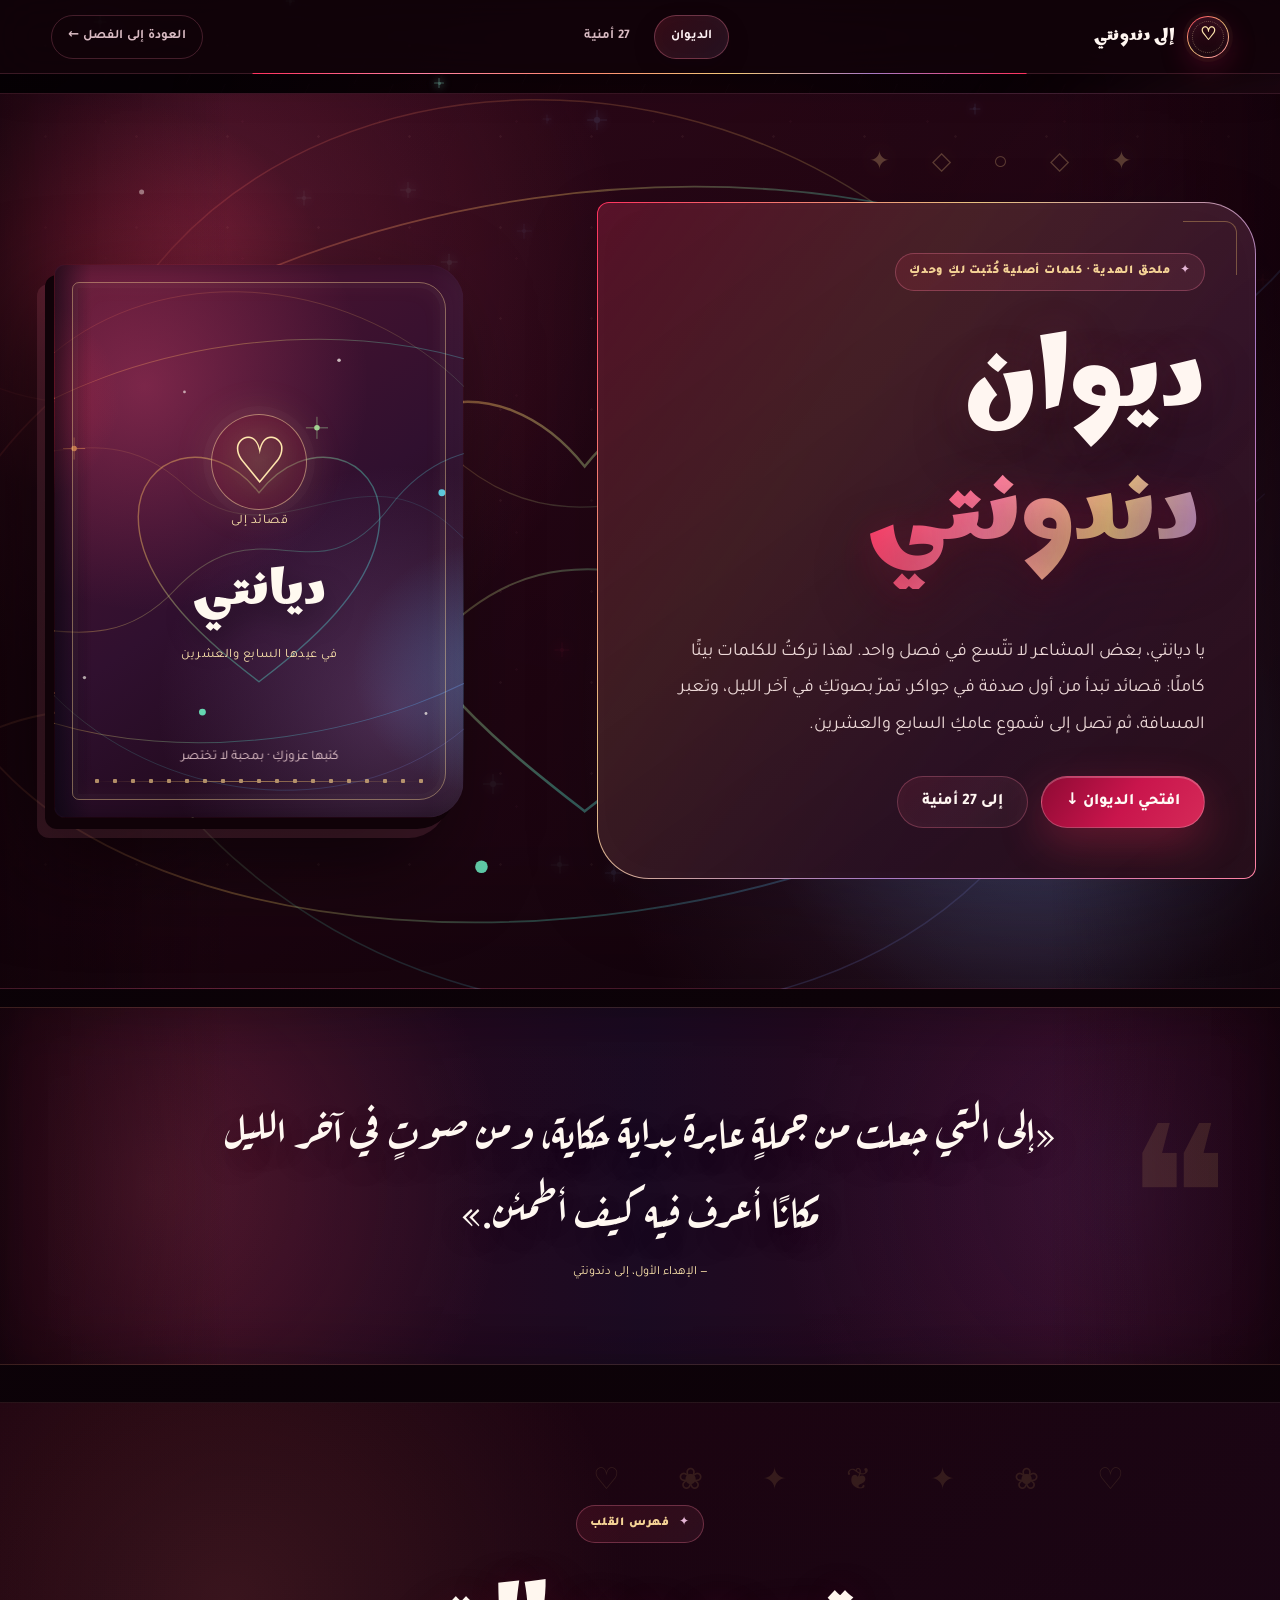
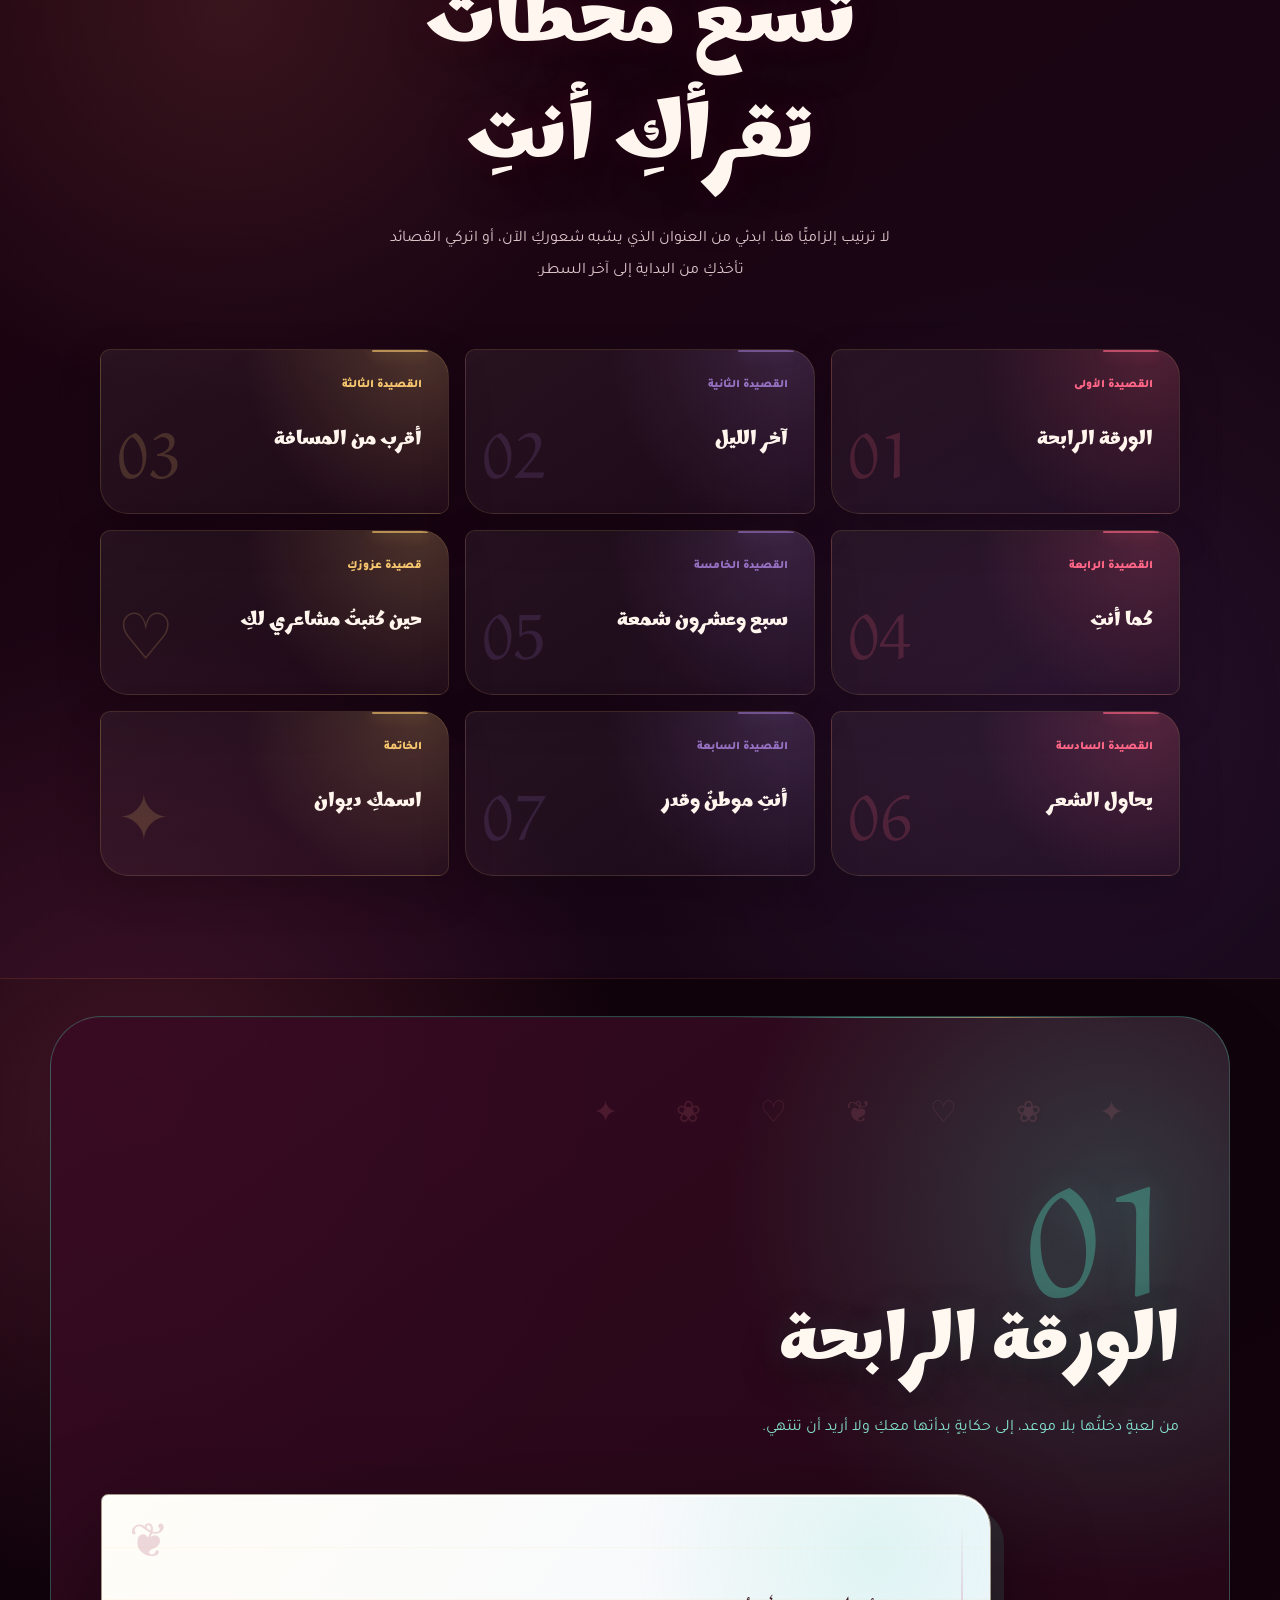
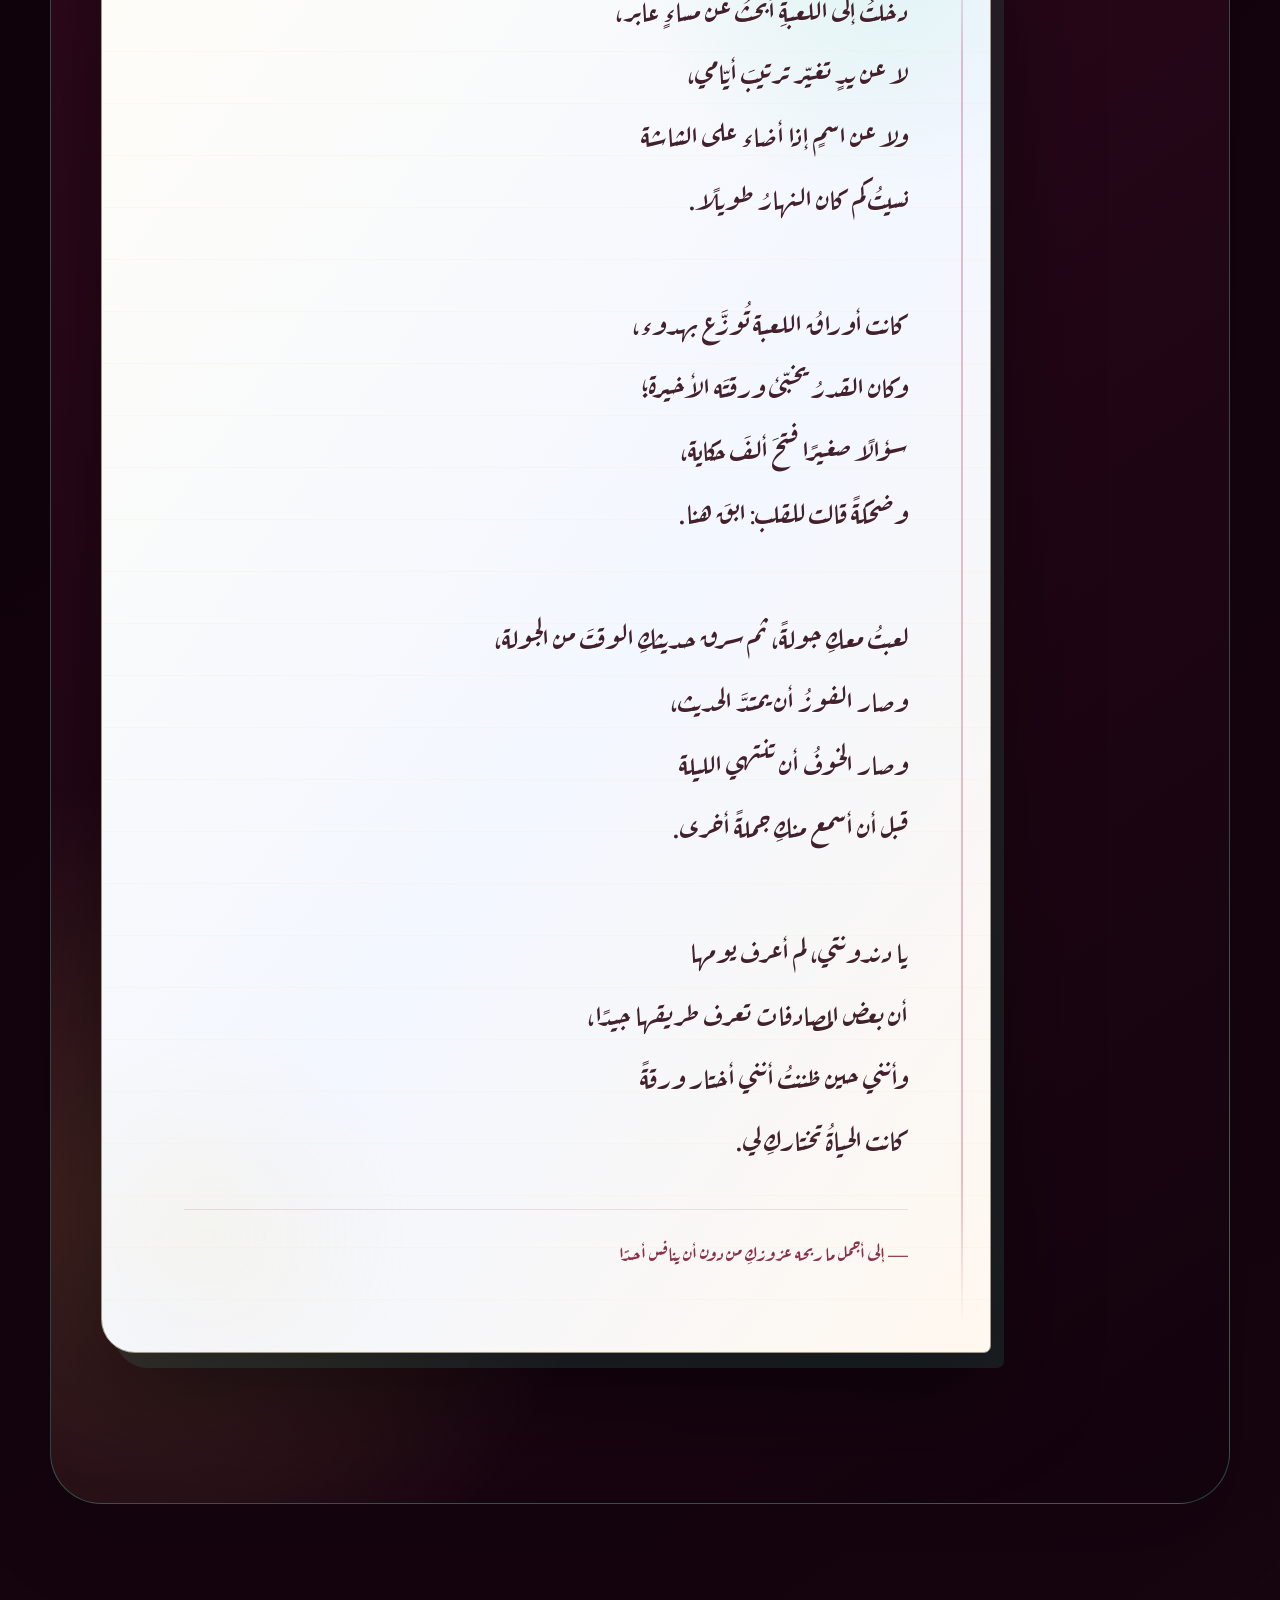
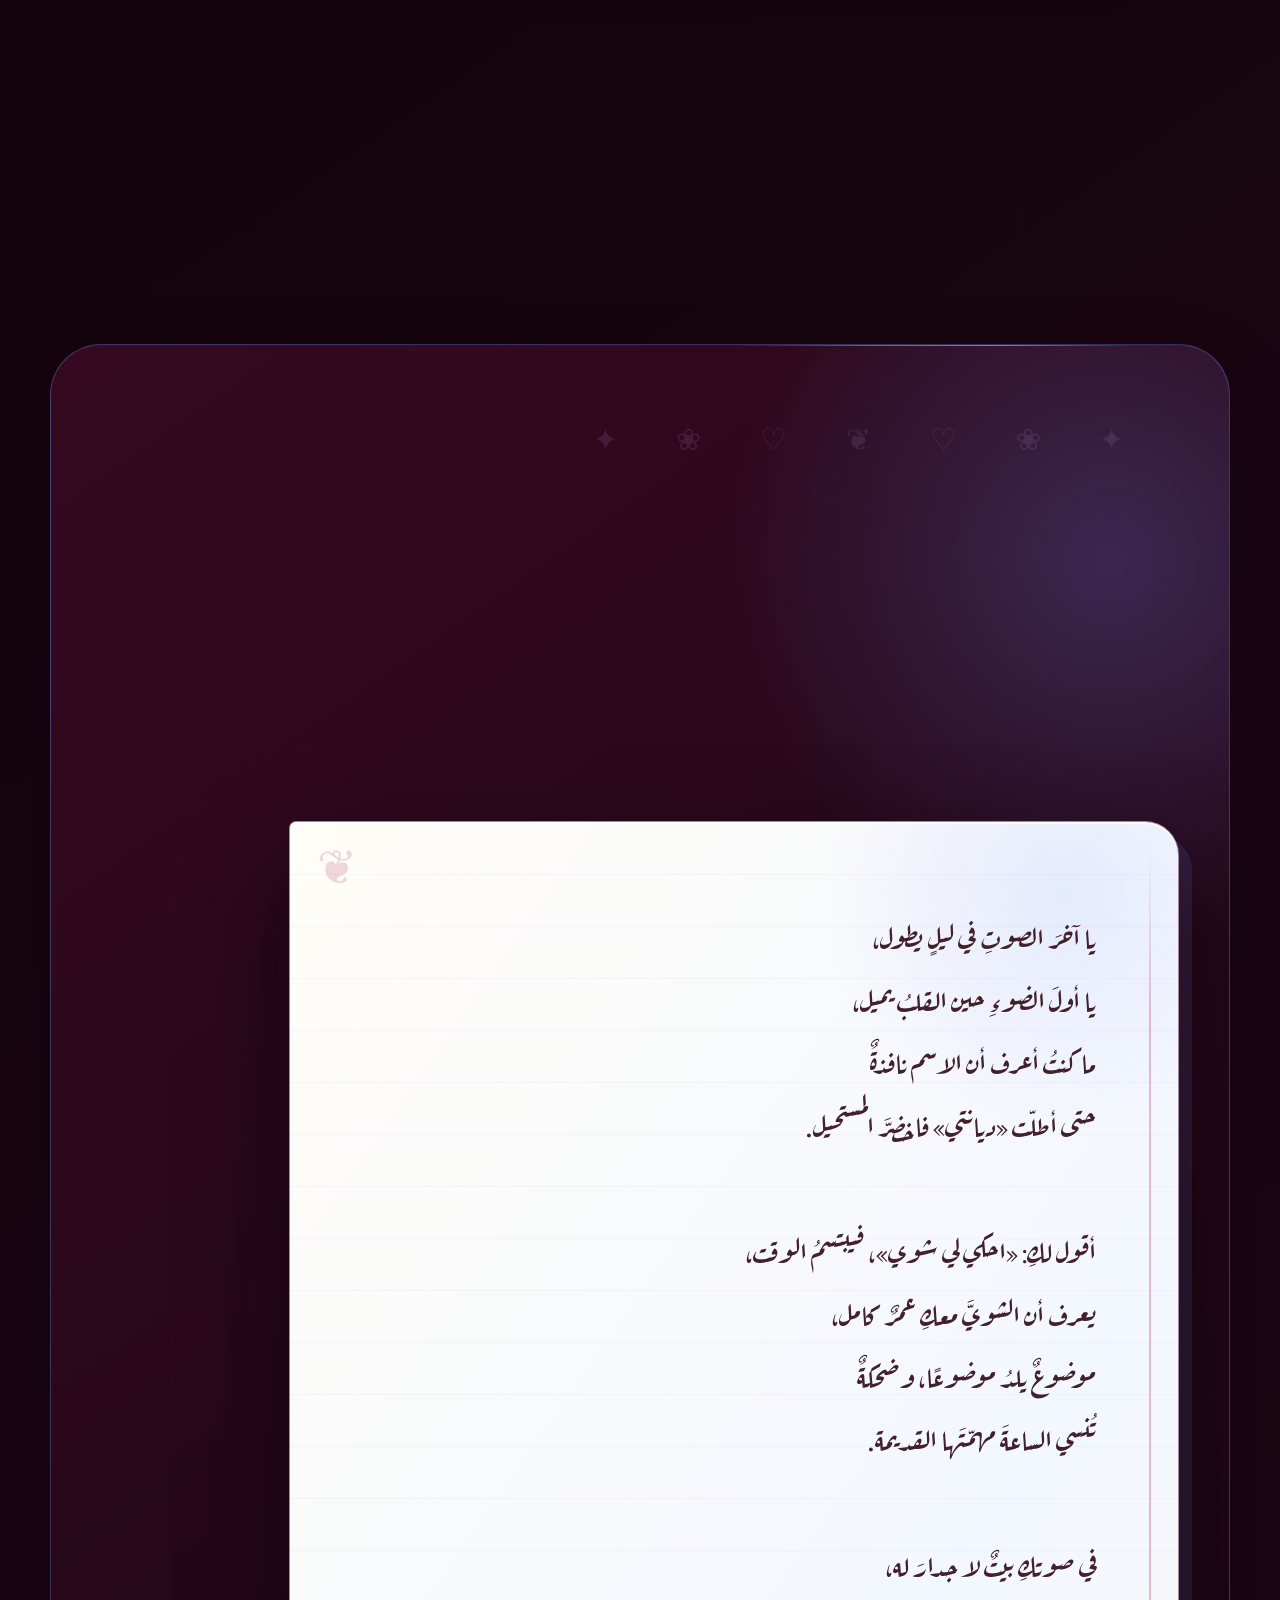
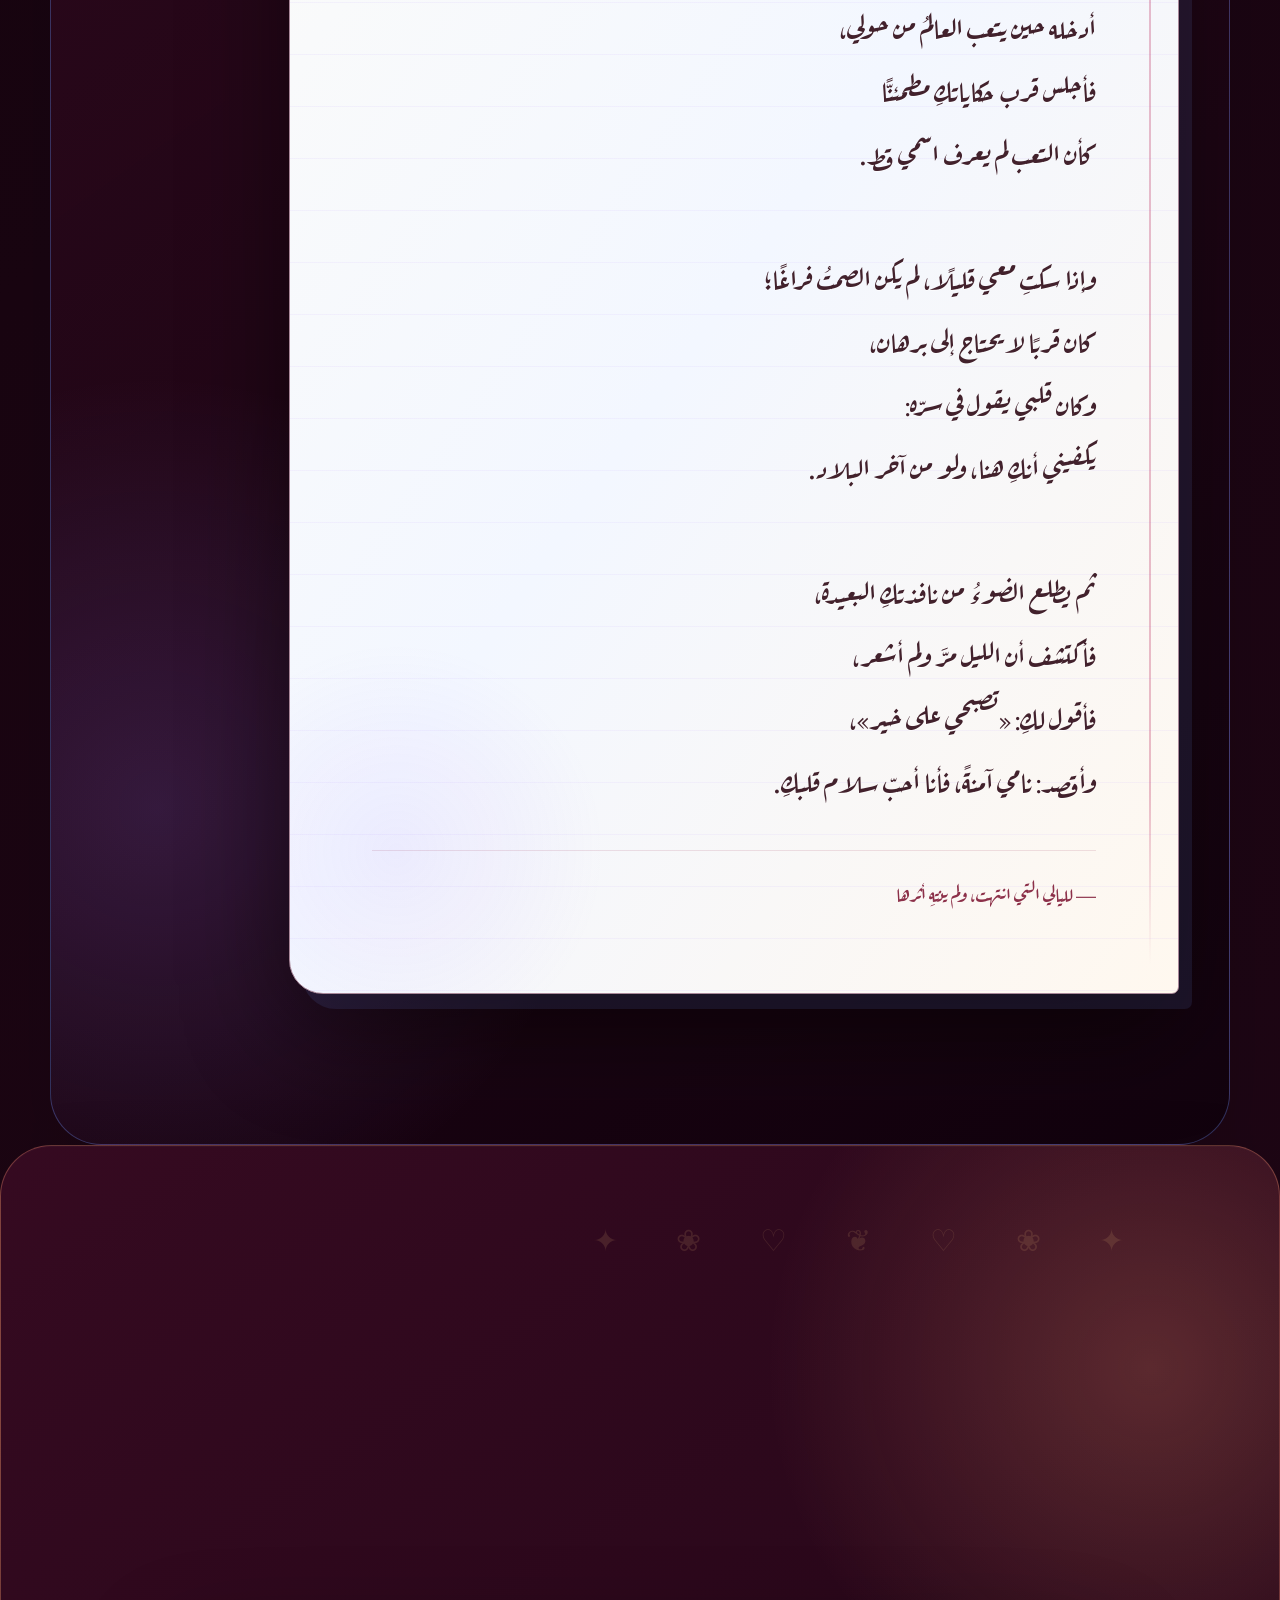
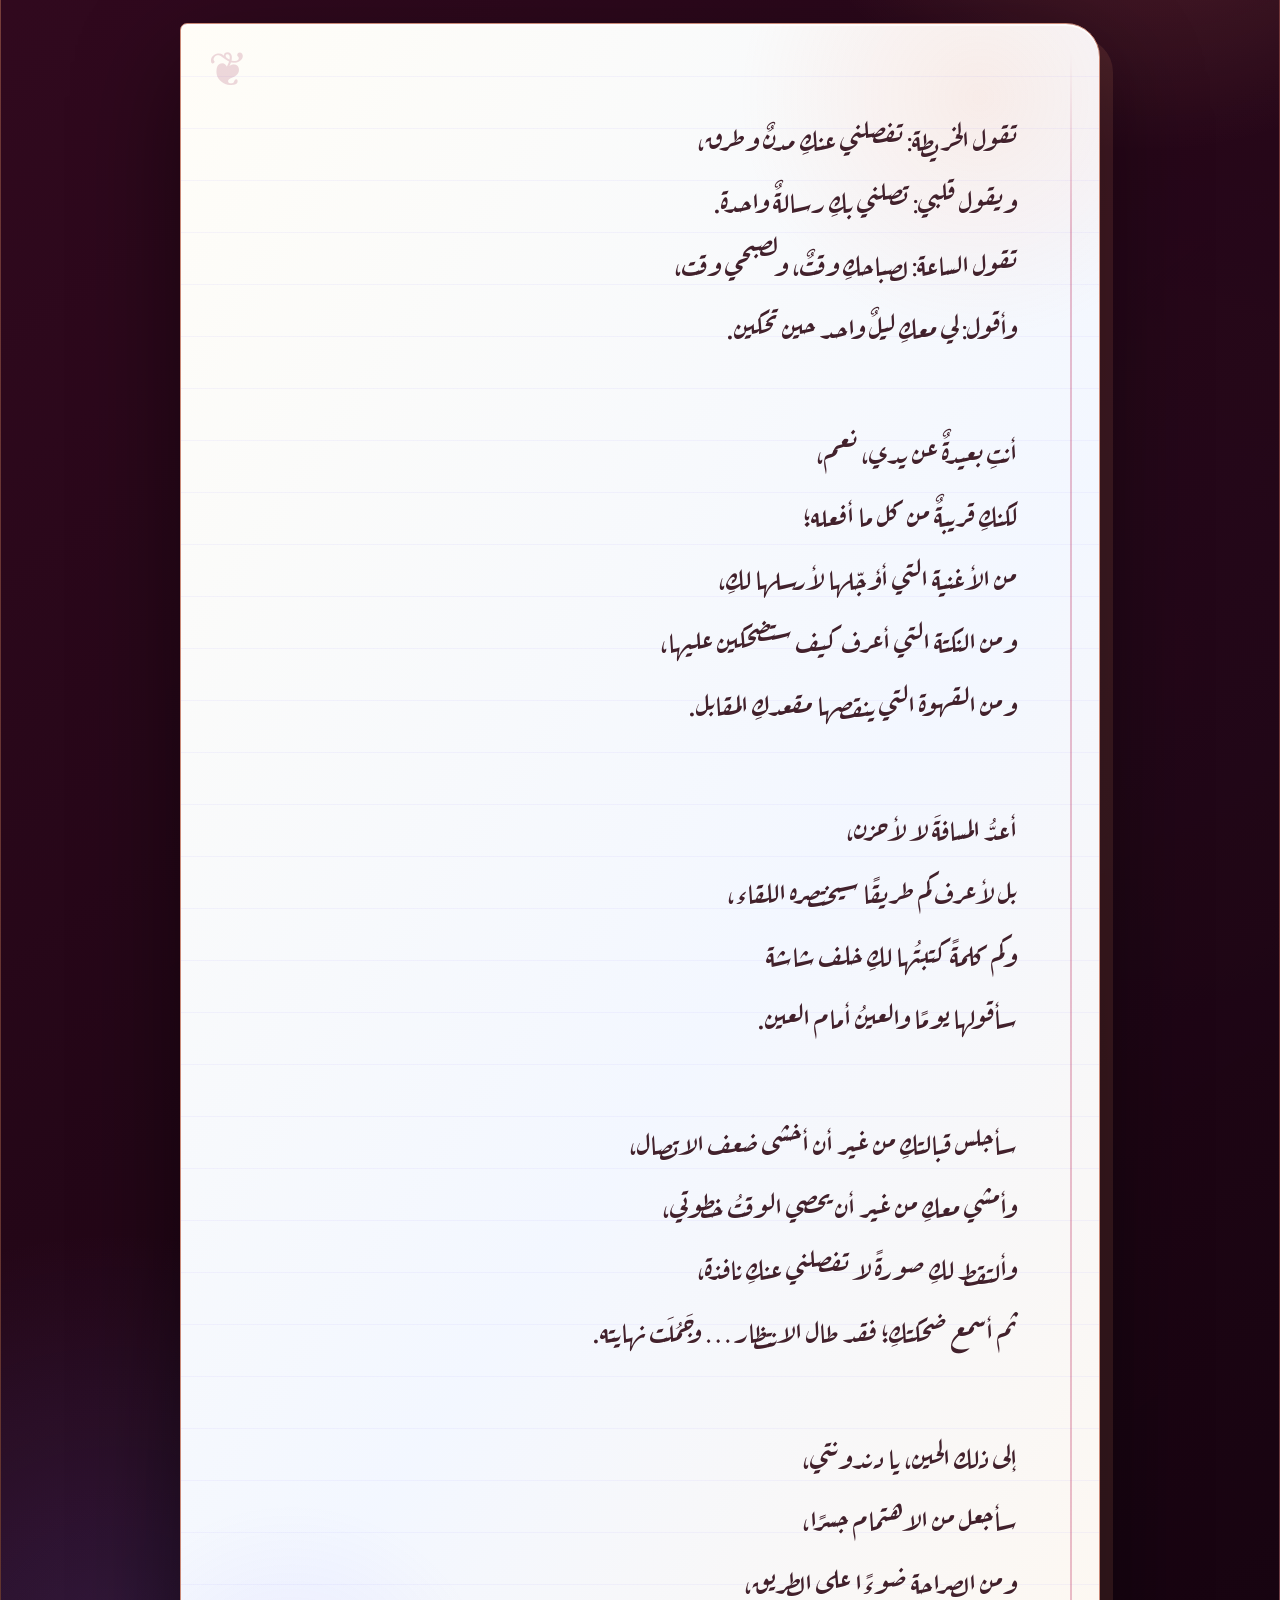
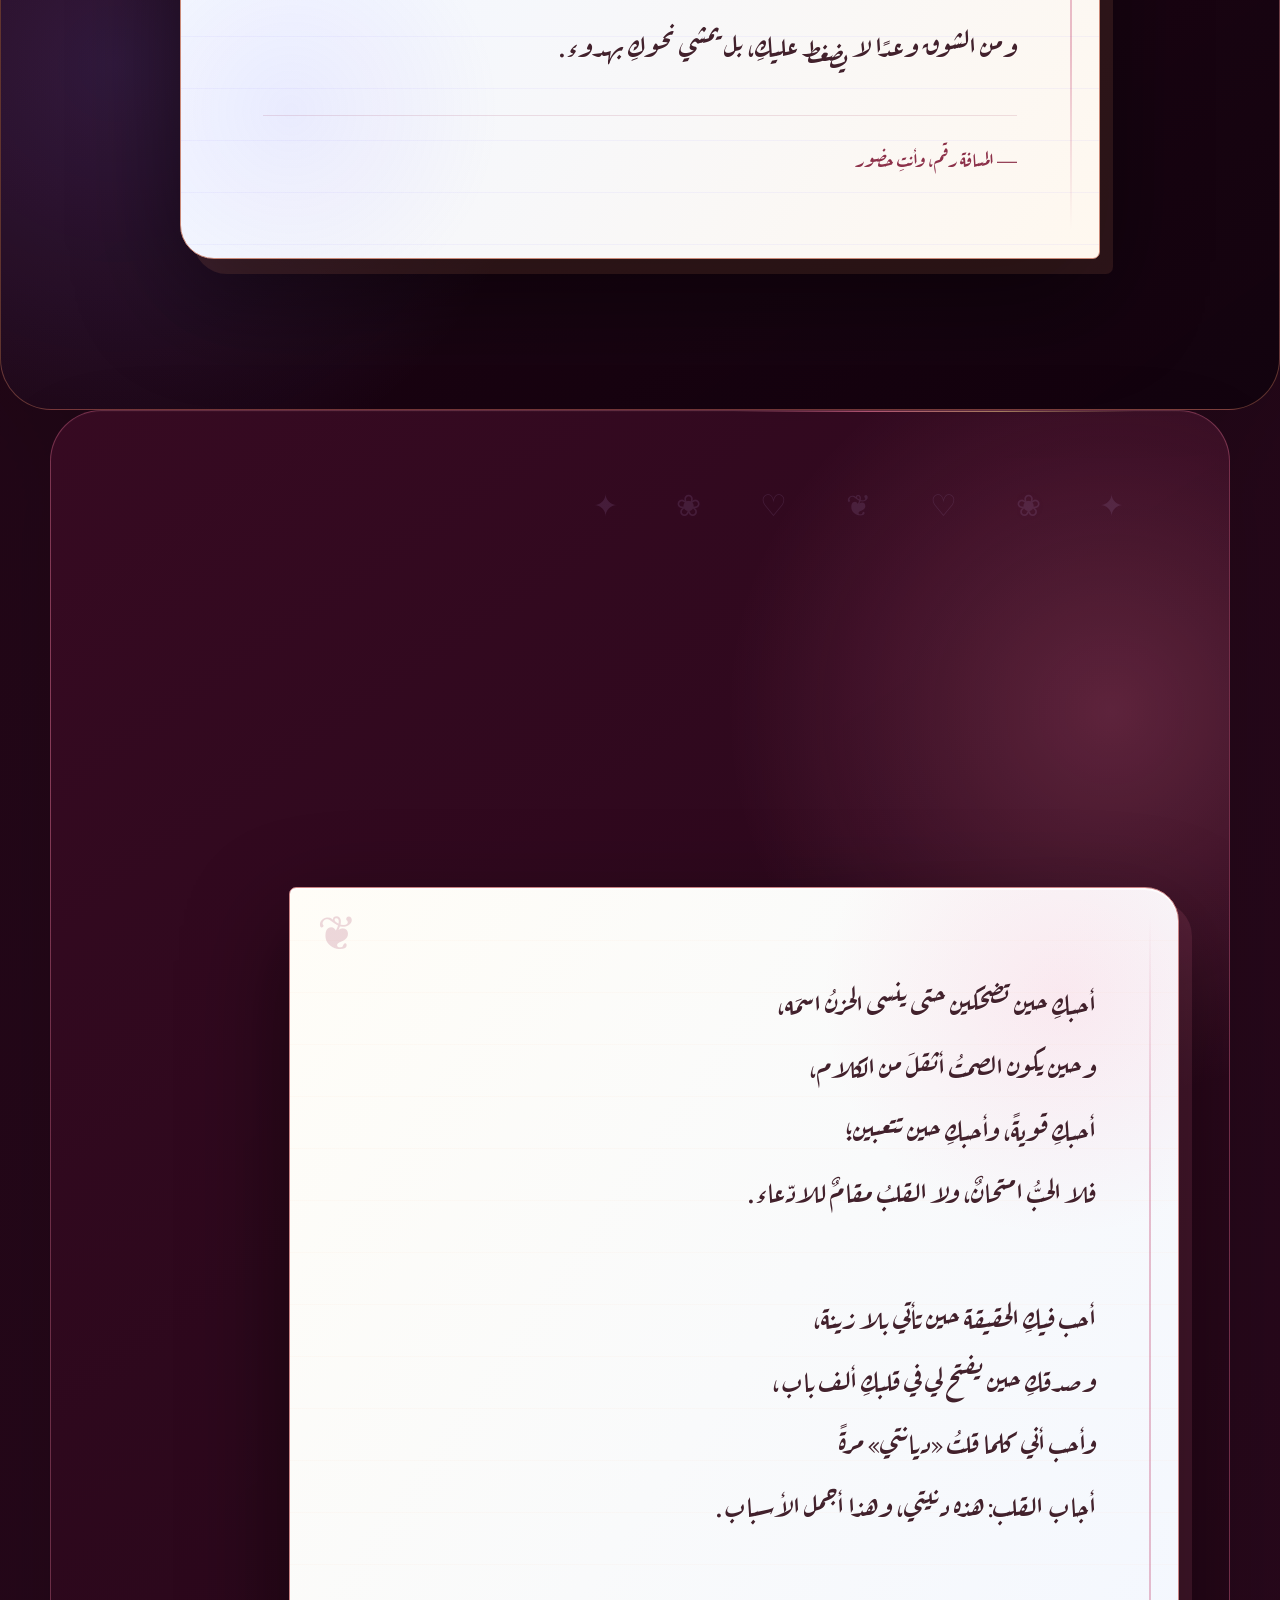
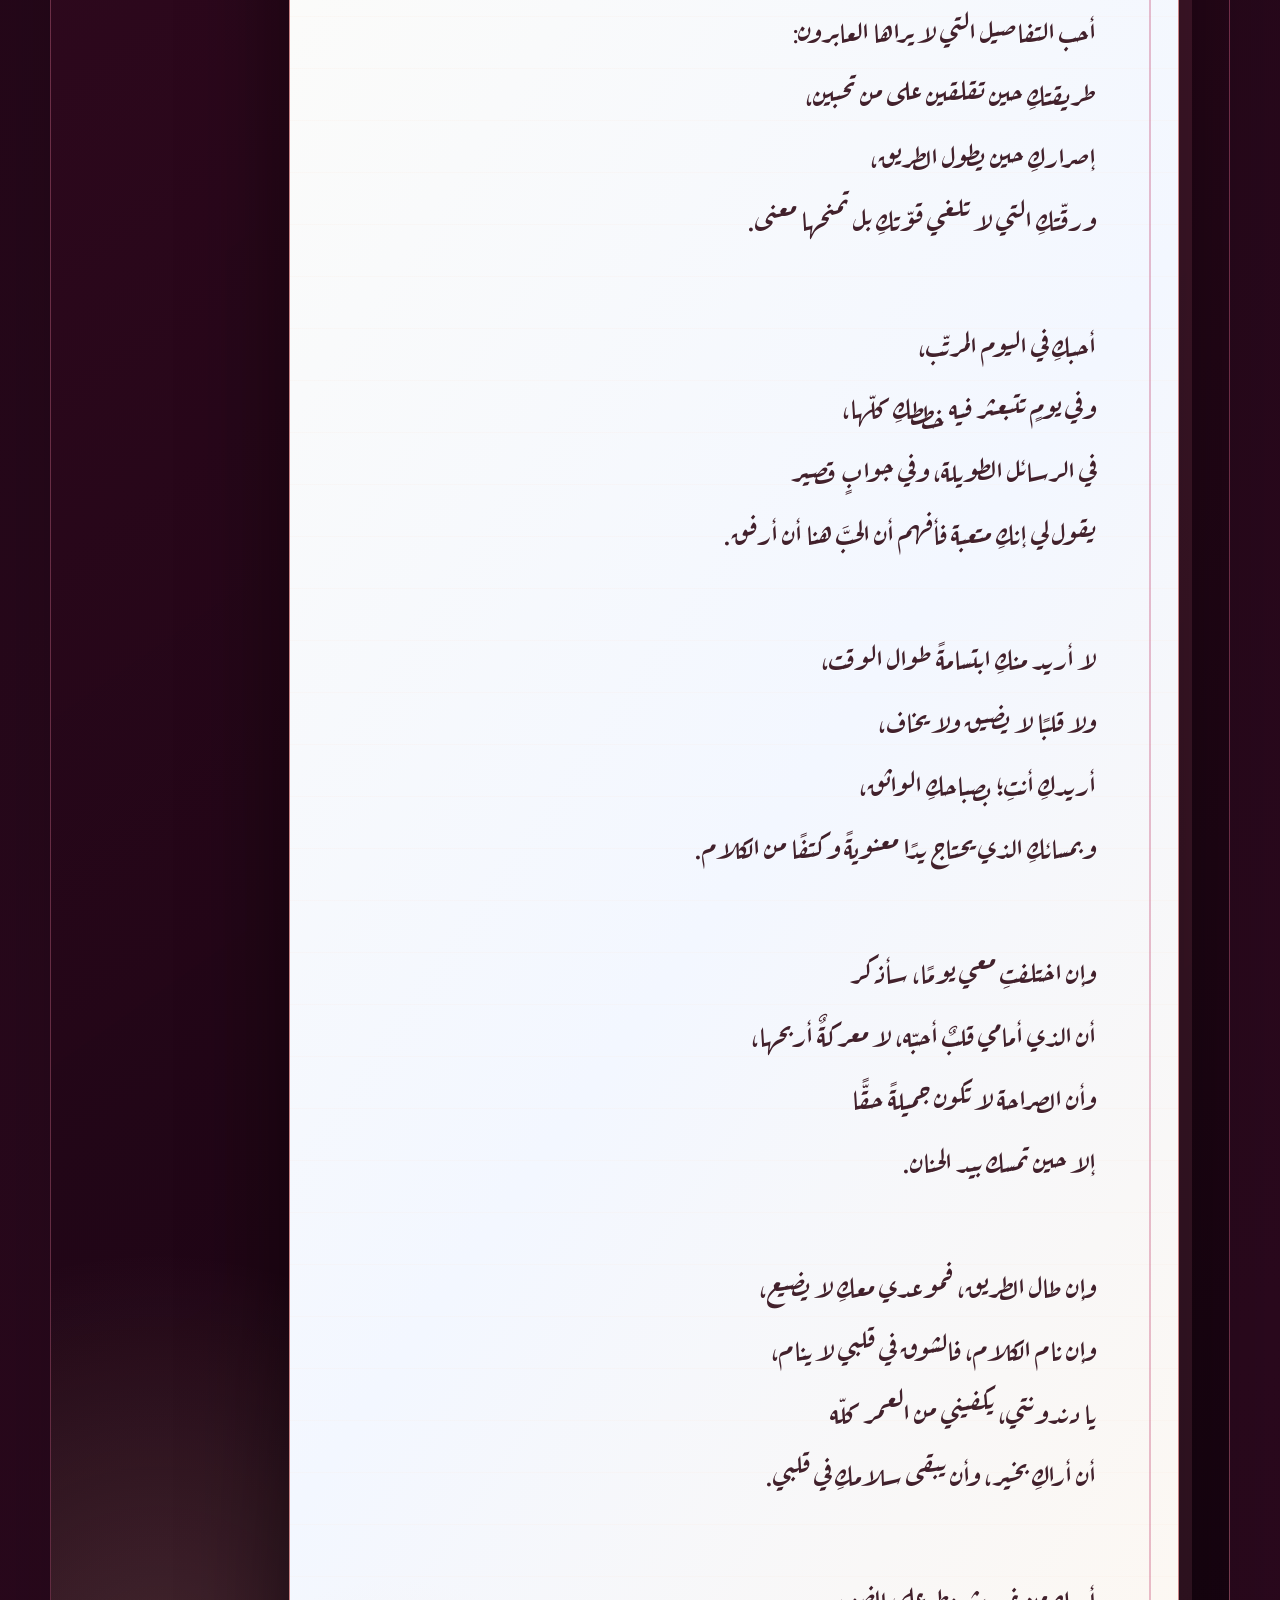
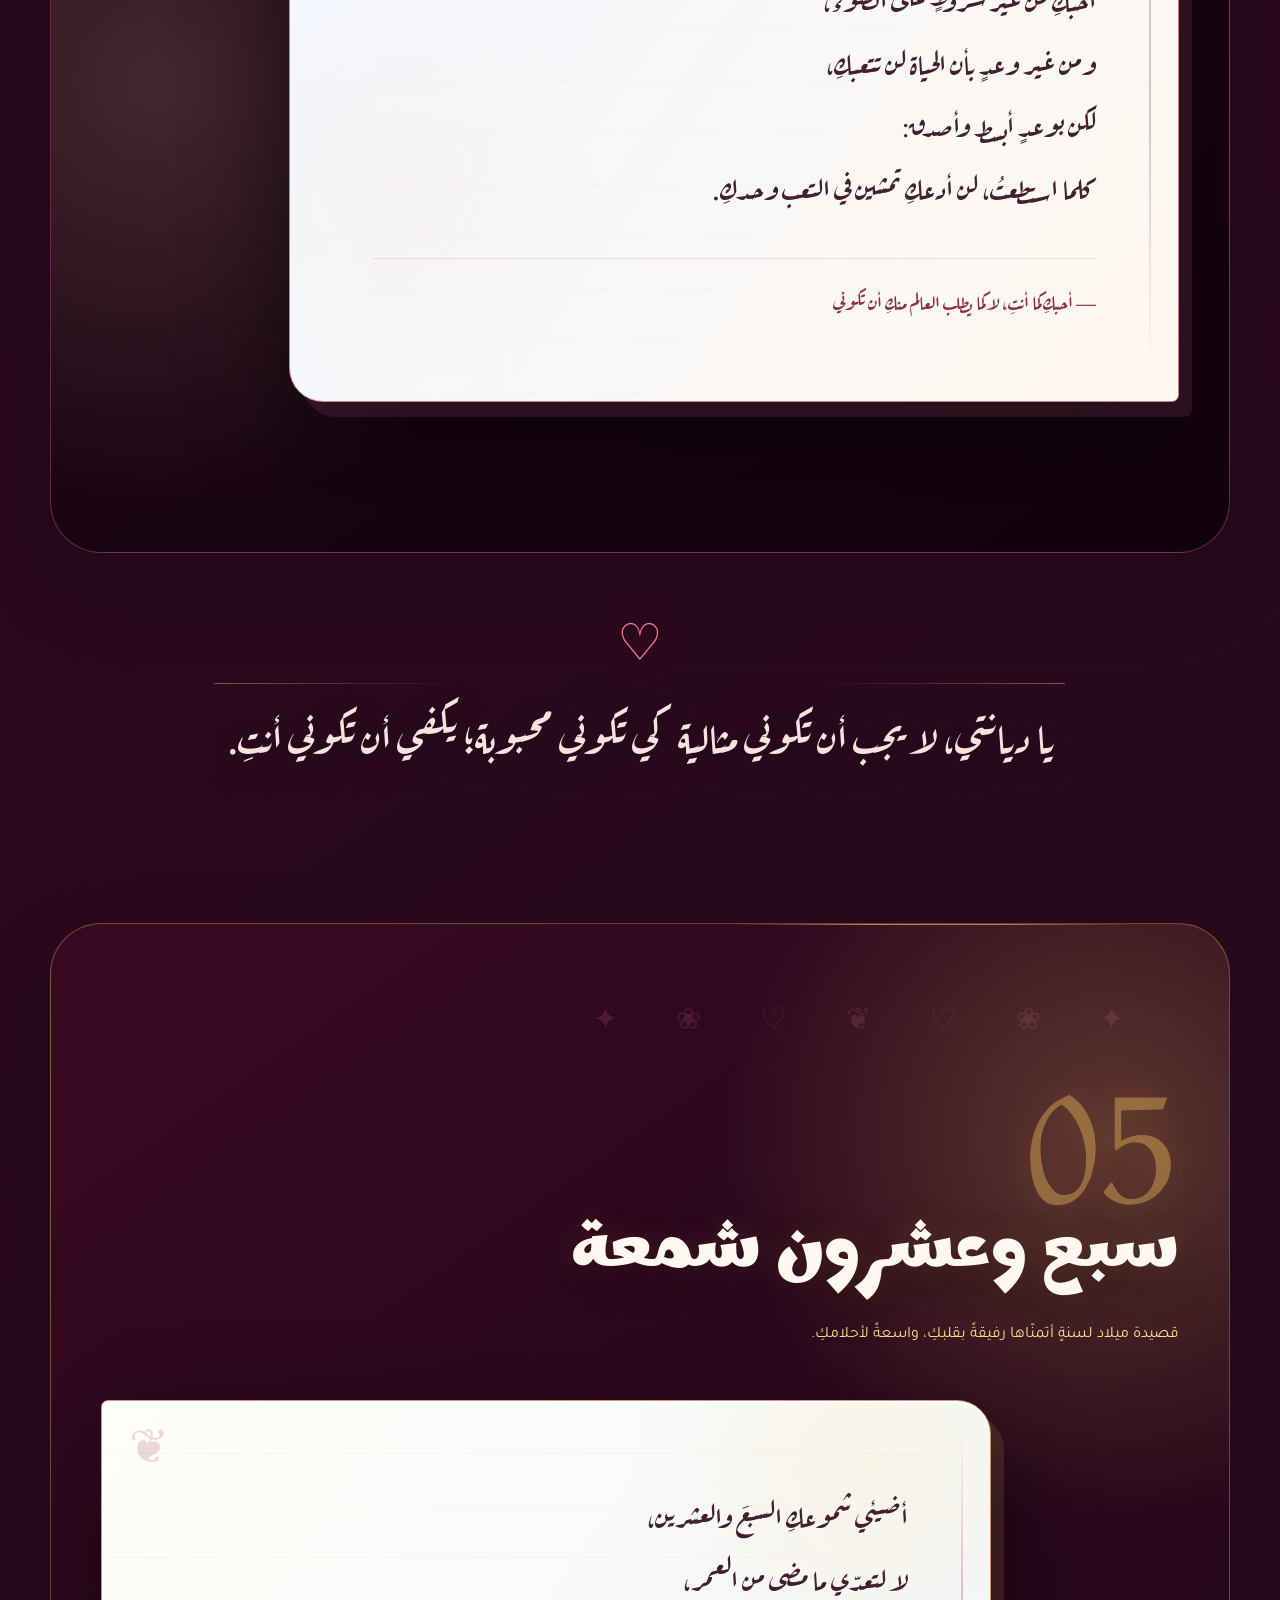
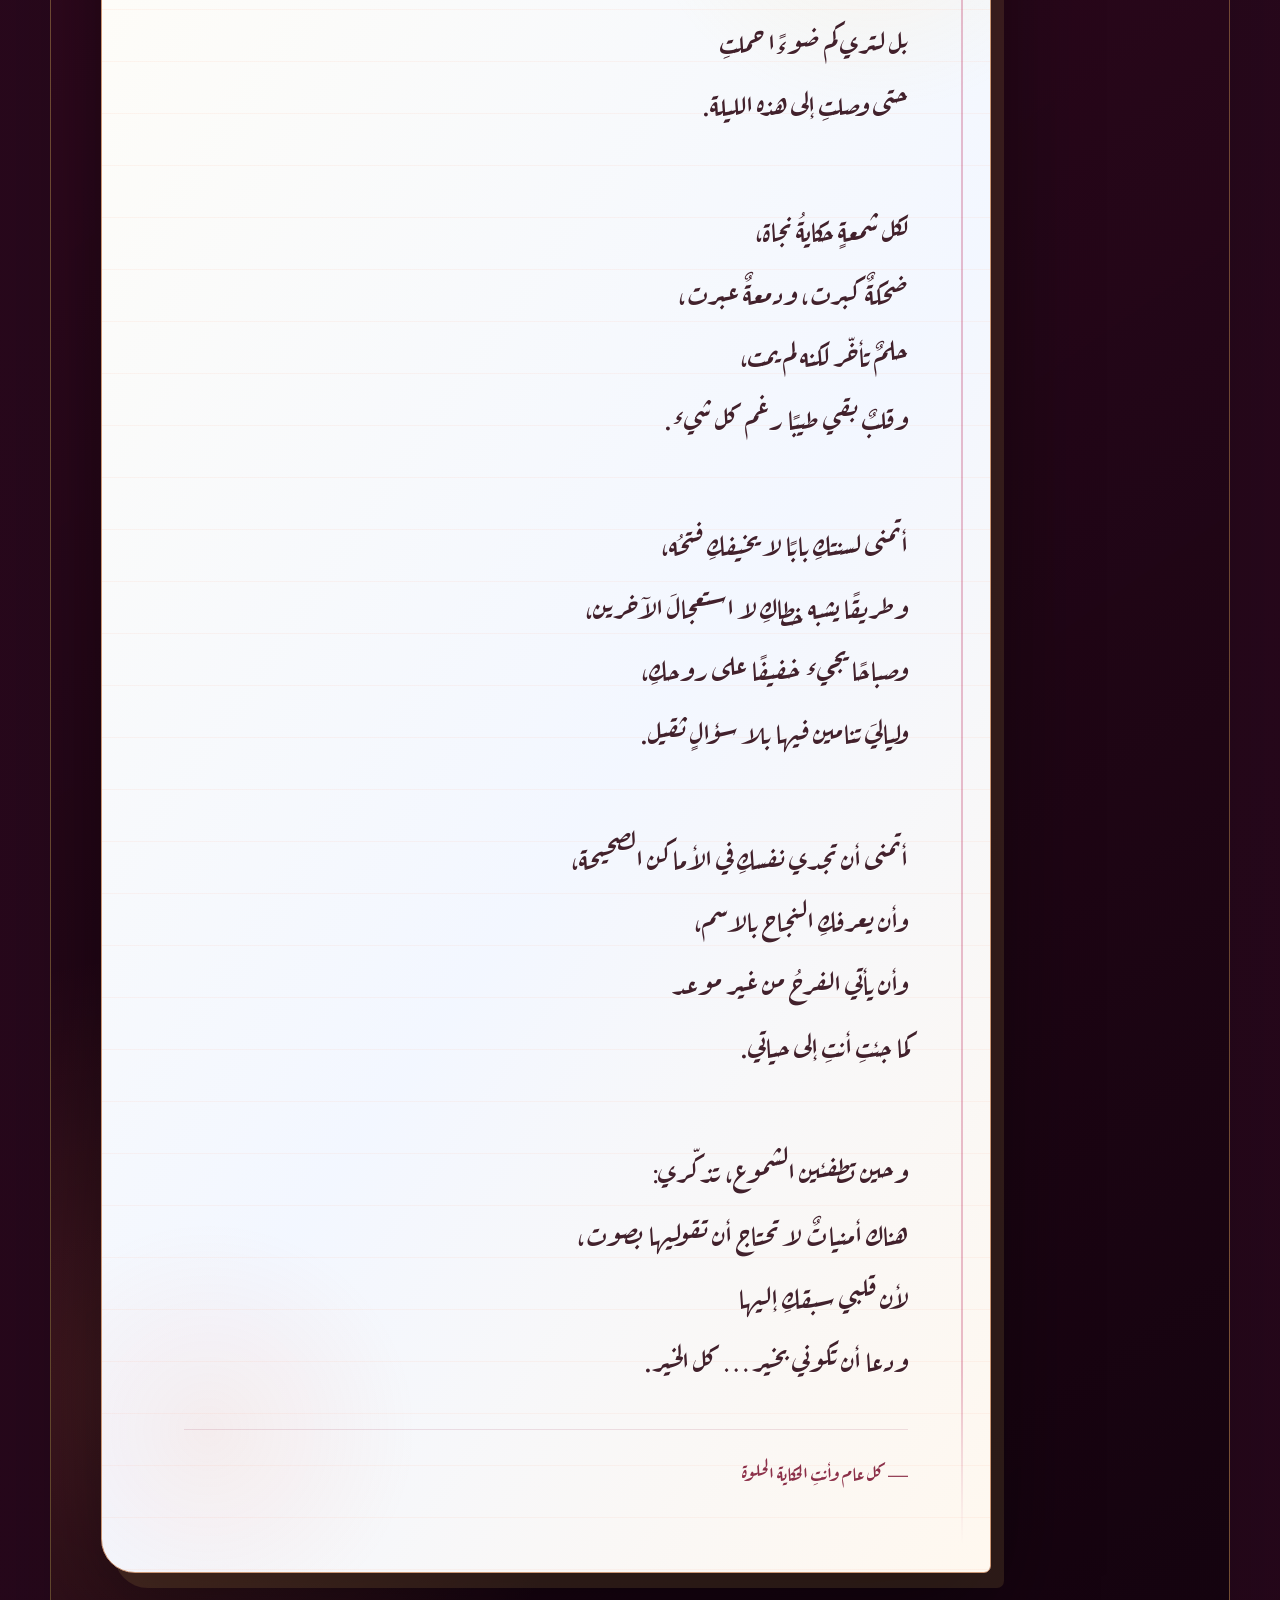
<file: poems.html>
<!doctype html>
<html lang="ar" dir="rtl" class="no-js">
<head>
  <meta charset="utf-8">
  <meta name="viewport" content="width=device-width, initial-scale=1, viewport-fit=cover">
  <meta name="theme-color" content="#14030b">
  <meta name="color-scheme" content="dark">
  <meta name="robots" content="noindex, nofollow">
  <meta name="description" content="ديوان حب طويل كُتب إلى ديانتي في عيد ميلادها السابع والعشرين.">
  <title>ديوان دندونتي — إلى ديانتي</title>
  <link rel="icon" href="favicon.svg" type="image/svg+xml">
  <link rel="preconnect" href="https://fonts.googleapis.com">
  <link rel="preconnect" href="https://fonts.gstatic.com" crossorigin>
  <link href="https://fonts.googleapis.com/css2?family=Aref+Ruqaa:wght@400;700&amp;family=Marhey:wght@400;500;600;700&amp;family=Tajawal:wght@400;500;700;800;900&amp;display=swap" rel="stylesheet">
  <link rel="stylesheet" href="companion.css?v=crimson-20260809">
  <link rel="stylesheet" href="love-spectrum.css?v=crimson-20260809">
  <link rel="stylesheet" href="mobile.css?v=crimson-20260809">
  <script>document.documentElement.classList.replace('no-js', 'js');</script>
</head>
<body data-page="poems">
  <a class="skip-link" href="#mainContent">تخطي إلى الديوان</a>
  <div class="reading-progress" id="readingProgress" aria-hidden="true"></div>
  <div class="companion-ambient" id="companionAmbient" aria-hidden="true"></div>

  <header class="companion-nav" id="companionNav">
    <a class="companion-brand" href="index.html" aria-label="العودة إلى الهدية الرئيسية"><span aria-hidden="true">♡</span> إلى دندونتي</a>
    <nav class="companion-links" aria-label="صفحات الهدية">
      <a href="poems.html" aria-current="page">الديوان</a>
      <a href="wishes.html">27 أمنية</a>
    </nav>
    <a class="back-home" href="index.html#poetry">العودة إلى الفصل ←</a>
  </header>

  <main class="book-main" id="mainContent" tabindex="-1">
    <section class="book-hero">
      <div class="hero-copy" data-reveal>
        <p class="eyebrow">ملحق الهدية · كلمات أصلية كُتبت لكِ وحدكِ</p>
        <h1>ديوان<br><em>دندونتي</em></h1>
        <p class="hero-lede">يا ديانتي، بعض المشاعر لا تتّسع في فصل واحد. لهذا تركتُ للكلمات بيتًا كاملًا: قصائد تبدأ من أول صدفة في جواكر، تمرّ بصوتكِ في آخر الليل، وتعبر المسافة، ثم تصل إلى شموع عامكِ السابع والعشرين.</p>
        <div class="hero-actions">
          <a class="companion-button companion-button--primary" href="#contents">افتحي الديوان ↓</a>
          <a class="companion-button" href="wishes.html">إلى 27 أمنية</a>
        </div>
      </div>
      <div class="book-cover" data-reveal aria-label="غلاف ديوان دندونتي">
        <div>
          <div class="book-cover__heart" aria-hidden="true">♡</div>
          <p>قصائد إلى</p>
          <h2>ديانتي</h2>
          <p>في عيدها السابع والعشرين</p>
        </div>
        <small>كتبها عزوزكِ · بمحبة لا تختصر</small>
      </div>
    </section>

    <section class="dedication-strip" aria-label="إهداء الديوان" data-reveal>
      <blockquote>«إلى التي جعلت من جملةٍ عابرة بداية حكاية، ومن صوتٍ في آخر الليل مكانًا أعرف فيه كيف أطمئن.»<cite>— الإهداء الأول، إلى دندونتي</cite></blockquote>
    </section>

    <section class="page-section" id="contents">
      <div class="section-intro" data-reveal>
        <p class="eyebrow">فهرس القلب</p>
        <h2>تسع محطات<br>تقرأكِ أنتِ</h2>
        <p>لا ترتيب إلزاميًّا هنا. ابدئي من العنوان الذي يشبه شعوركِ الآن، أو اتركي القصائد تأخذكِ من البداية إلى آخر السطر.</p>
      </div>
      <nav class="contents" aria-label="فهرس القصائد">
        <a href="#poem-one" data-reveal><span>القصيدة الأولى</span><strong>الورقة الرابحة</strong><i>01</i></a>
        <a href="#poem-two" data-reveal><span>القصيدة الثانية</span><strong>آخر الليل</strong><i>02</i></a>
        <a href="#poem-three" data-reveal><span>القصيدة الثالثة</span><strong>أقرب من المسافة</strong><i>03</i></a>
        <a href="#poem-four" data-reveal><span>القصيدة الرابعة</span><strong>كما أنتِ</strong><i>04</i></a>
        <a href="#poem-five" data-reveal><span>القصيدة الخامسة</span><strong>سبع وعشرون شمعة</strong><i>05</i></a>
        <a href="#poem-from-azouz" data-reveal><span>قصيدة عزوزكِ</span><strong>حين كتبتُ مشاعري لكِ</strong><i>♡</i></a>
        <a href="#poem-pride" data-reveal><span>القصيدة السادسة</span><strong>يحاول الشعر</strong><i>06</i></a>
        <a href="#poem-strength" data-reveal><span>القصيدة السابعة</span><strong>أنتِ موطنٌ وقدر</strong><i>07</i></a>
        <a href="#poem-six" data-reveal><span>الخاتمة</span><strong>اسمكِ ديوان</strong><i>✦</i></a>
      </nav>
    </section>

    <section class="poem-chapter" id="poem-one">
      <div class="poem-heading" data-reveal><span>01</span><h2>الورقة الرابحة</h2><p>من لعبةٍ دخلتُها بلا موعد، إلى حكايةٍ بدأتها معكِ ولا أريد أن تنتهي.</p></div>
      <article class="poem-sheet" data-reveal>
        <p class="poem-lines">
          دخلتُ إلى اللعبةِ أبحثُ عن مساءٍ عابر،<br>
          لا عن يدٍ تغيّر ترتيبَ أيّامي،<br>
          ولا عن اسمٍ إذا أضاء على الشاشة<br>
          نسيتُ كم كان النهارُ طويلًا.<br><br>
          كانت أوراقُ اللعبة تُوزَّع بهدوء،<br>
          وكان القدرُ يخبّئ ورقتَه الأخيرة؛<br>
          سؤالًا صغيرًا فتحَ ألفَ حكاية،<br>
          وضحكةً قالت للقلب: ابقَ هنا.<br><br>
          لعبتُ معكِ جولةً، ثم سرق حديثكِ الوقتَ من الجولة،<br>
          وصار الفوزُ أن يمتدَّ الحديث،<br>
          وصار الخوفُ أن تنتهي الليلة<br>
          قبل أن أسمع منكِ جملةً أخرى.<br><br>
          يا دندونتي، لم أعرف يومها<br>
          أن بعض المصادفات تعرف طريقها جيدًا،<br>
          وأنني حين ظننتُ أنني أختار ورقةً<br>
          كانت الحياةُ تختاركِ لي.
        </p>
        <p class="poem-sign">— إلى أجمل ما ربحه عزوزكِ من دون أن ينافس أحدًا</p>
      </article>
    </section>

    <div class="poem-interlude" data-reveal><span aria-hidden="true">♥</span><p>لم تكوني تفصيلًا جميلًا في يومي؛ صرتِ الطريقة التي يبدو بها اليوم أجمل.</p></div>

    <section class="poem-chapter poem-chapter--left" id="poem-two">
      <div class="poem-heading" data-reveal><span>02</span><h2>آخر الليل</h2><p>اسحبي الليل معي حتى يطلع الصباح؛ فصوتكِ يوقظ الطمأنينة حين تنام المدن.</p></div>
      <article class="poem-sheet" data-reveal>
        <p class="poem-lines">
          يا آخرَ الصوتِ في ليلٍ يطول،<br>
          يا أولَ الضوءِ حين القلبُ يميل،<br>
          ما كنتُ أعرف أن الاسم نافذةٌ<br>
          حتى أطلّت «ديانتي» فاخضرَّ المستحيل.<br><br>
          أقول لكِ: «احكي لي شوي»، فيبتسمُ الوقت،<br>
          يعرف أن الشويَّ معكِ عمرٌ كامل،<br>
          موضوعٌ يلدُ موضوعًا، وضحكةٌ<br>
          تُنسي الساعةَ مهمّتَها القديمة.<br><br>
          في صوتكِ بيتٌ لا جدارَ له،<br>
          أدخله حين يتعب العالمُ من حولي،<br>
          فأجلس قرب حكاياتكِ مطمئنًّا<br>
          كأن التعب لم يعرف اسمي قط.<br><br>
          وإذا سكتِ معي قليلًا، لم يكن الصمتُ فراغًا؛<br>
          كان قربًا لا يحتاج إلى برهان،<br>
          وكان قلبي يقول في سرّه:<br>
          يكفيني أنكِ هنا، ولو من آخر البلاد.<br><br>
          ثم يطلع الضوءُ من نافذتكِ البعيدة،<br>
          فأكتشف أن الليل مرَّ ولم أشعر،<br>
          فأقول لكِ: «تصبحي على خير»،<br>
          وأقصد: نامي آمنةً، فأنا أحبّ سلام قلبكِ.
        </p>
        <p class="poem-sign">— لليالي التي انتهت، ولم ينتهِ أثرها</p>
      </article>
    </section>

    <section class="poem-chapter poem-chapter--deep" id="poem-three">
      <div class="poem-heading" data-reveal><span>03</span><h2>أقرب من المسافة</h2><p>للبلاد التي تُبعد خطوتكِ عن خطوتي، ولا تعرف كيف تُبعد قلبكِ عن قلبي.</p></div>
      <article class="poem-sheet" data-reveal>
        <p class="poem-lines">
          تقول الخريطة: تفصلني عنكِ مدنٌ وطرق،<br>
          ويقول قلبي: تصلني بكِ رسالةٌ واحدة.<br>
          تقول الساعة: لصباحكِ وقتٌ، ولصبحي وقت،<br>
          وأقول: لي معكِ ليلٌ واحد حين تحكين.<br><br>
          أنتِ بعيدةٌ عن يدي، نعم،<br>
          لكنكِ قريبةٌ من كل ما أفعله؛<br>
          من الأغنية التي أؤجّلها لأرسلها لكِ،<br>
          ومن النكتة التي أعرف كيف ستضحكين عليها،<br>
          ومن القهوة التي ينقصها مقعدكِ المقابل.<br><br>
          أعدُّ المسافةَ لا لأحزن،<br>
          بل لأعرف كم طريقًا سيختصره اللقاء،<br>
          وكم كلمةً كتبتُها لكِ خلف شاشة<br>
          سأقولها يومًا والعينُ أمام العين.<br><br>
          سأجلس قبالتكِ من غير أن أخشى ضعف الاتصال،<br>
          وأمشي معكِ من غير أن يحصي الوقتُ خطوتي،<br>
          وألتقط لكِ صورةً لا تفصلني عنكِ نافذة،<br>
          ثم أسمع ضحكتكِ؛ فقد طال الانتظار… وجَمُلَت نهايته.<br><br>
          إلى ذلك الحين، يا دندونتي،<br>
          سأجعل من الاهتمام جسرًا،<br>
          ومن الصراحة ضوءًا على الطريق،<br>
          ومن الشوق وعدًا لا يضغط عليكِ، بل يمشي نحوكِ بهدوء.
        </p>
        <p class="poem-sign">— المسافة رقم، وأنتِ حضور</p>
      </article>
    </section>

    <section class="poem-chapter poem-chapter--left" id="poem-four">
      <div class="poem-heading" data-reveal><span>04</span><h2>كما أنتِ</h2><p>أطول قصائد الديوان، لأن الحب الحقيقي لا يطلب نسخةً مثالية.</p></div>
      <article class="poem-sheet" data-reveal>
        <p class="poem-lines">
          أحبكِ حين تضحكين حتى ينسى الحزنُ اسمَه،<br>
          وحين يكون الصمتُ أثقلَ من الكلام،<br>
          أحبكِ قويةً، وأحبكِ حين تتعبين؛<br>
          فلا الحبُّ امتحانٌ، ولا القلبُ مقامٌ للادّعاء.<br><br>
          أحب فيكِ الحقيقة حين تأتي بلا زينة،<br>
          وصدقكِ حين يفتح لي في قلبكِ ألف باب،<br>
          وأحب أني كلما قلتُ «ديانتي» مرةً<br>
          أجاب القلب: هذه دنيتي، وهذا أجمل الأسباب.<br><br>
          أحب التفاصيل التي لا يراها العابرون:<br>
          طريقتكِ حين تقلقين على من تحبين،<br>
          إصراركِ حين يطول الطريق،<br>
          ورقّتكِ التي لا تلغي قوّتكِ بل تمنحها معنى.<br><br>
          أحبكِ في اليوم المرتّب،<br>
          وفي يومٍ تتبعثر فيه خططكِ كلّها،<br>
          في الرسائل الطويلة، وفي جوابٍ قصير<br>
          يقول لي إنكِ متعبة فأفهم أن الحبَّ هنا أن أرفق.<br><br>
          لا أريد منكِ ابتسامةً طوال الوقت،<br>
          ولا قلبًا لا يضيق ولا يخاف،<br>
          أريدكِ أنتِ؛ بصباحكِ الواثق،<br>
          وبمسائكِ الذي يحتاج يدًا معنويةً وكتفًا من الكلام.<br><br>
          وإن اختلفتِ معي يومًا، سأذكر<br>
          أن الذي أمامي قلبٌ أحبّه، لا معركةٌ أربحها،<br>
          وأن الصراحة لا تكون جميلةً حقًّا<br>
          إلا حين تمسك بيد الحنان.<br><br>
          وإن طال الطريق، فموعدي معكِ لا يضيع،<br>
          وإن نام الكلام، فالشوق في قلبي لا ينام،<br>
          يا دندونتي، يكفيني من العمر كلّه<br>
          أن أراكِ بخير، وأن يبقى سلامكِ في قلبي.<br><br>
          أحبكِ من غير شروطٍ على الضوء،<br>
          ومن غير وعدٍ بأن الحياة لن تتعبكِ،<br>
          لكن بوعدٍ أبسط وأصدق:<br>
          كلما استطعتُ، لن أدعكِ تمشين في التعب وحدكِ.
        </p>
        <p class="poem-sign">— أحبكِ كما أنتِ، لا كما يطلب العالم منكِ أن تكوني</p>
      </article>
    </section>

    <div class="poem-interlude" data-reveal><span aria-hidden="true">♡</span><p>يا ديانتي، لا يجب أن تكوني مثالية كي تكوني محبوبة؛ يكفي أن تكوني أنتِ.</p></div>

    <section class="poem-chapter" id="poem-five">
      <div class="poem-heading" data-reveal><span>05</span><h2>سبع وعشرون شمعة</h2><p>قصيدة ميلاد لسنةٍ أتمنّاها رفيقةً بقلبكِ، واسعةً لأحلامكِ.</p></div>
      <article class="poem-sheet" data-reveal>
        <p class="poem-lines">
          أضيئي شموعكِ السبعَ والعشرين،<br>
          لا لتعدّي ما مضى من العمر،<br>
          بل لتري كم ضوءًا حملتِ<br>
          حتى وصلتِ إلى هذه الليلة.<br><br>
          لكل شمعةٍ حكايةُ نجاة،<br>
          ضحكةٌ كبرت، ودمعةٌ عبرت،<br>
          حلمٌ تأخّر لكنه لم يمت،<br>
          وقلبٌ بقي طيبًا رغم كل شيء.<br><br>
          أتمنى لسنتكِ بابًا لا يخيفكِ فتحُه،<br>
          وطريقًا يشبه خطاكِ لا استعجالَ الآخرين،<br>
          وصباحًا يجيء خفيفًا على روحكِ،<br>
          ولياليَ تنامين فيها بلا سؤالٍ ثقيل.<br><br>
          أتمنى أن تجدي نفسكِ في الأماكن الصحيحة،<br>
          وأن يعرفكِ النجاح بالاسم،<br>
          وأن يأتي الفرحُ من غير موعد<br>
          كما جئتِ أنتِ إلى حياتي.<br><br>
          وحين تطفئين الشموع، تذكّري:<br>
          هناك أمنياتٌ لا تحتاج أن تقوليها بصوت،<br>
          لأن قلبي سبقكِ إليها<br>
          ودعا أن تكوني بخير… كل الخير.
        </p>
        <p class="poem-sign">— كل عام وأنتِ الحكاية الحلوة</p>
      </article>
    </section>

    <section class="poem-chapter poem-chapter--deep" id="poem-from-azouz">
      <div class="poem-heading" data-reveal><span>♡</span><h2>حين كتبتُ مشاعري لكِ</h2><p>هذه القصيدة كتبتُها لكِ ذات مرة كي تعرفي مشاعري أكثر؛ كلماتٌ بقيت لكِ كما خرجت من قلبي.</p></div>
      <article class="poem-sheet" data-reveal>
        <p class="poem-lines">
          كانها بدرٌ ينيرُ ظلامَ الليالي<br>
          حبُّ ديانتي لا يوصفُ بكلماتِ أشعاري<br>
          صورةُ وجهها لا تغادرُ بناتَ أفكاري<br>
          جمالٌ وحسنٌ وأدبٌ ووقارِ<br><br>

          عيني المها فيها مجسدةٌ أجملُ الآياتِ<br>
          تكتملُ الحياةُ معكِ يا أجملَ البناتِ<br>
          يا حبيبةَ القلبِ والفكرِ والبالِ<br>
          أصلّي إلى اللهِ الواحدِ القهّارِ<br>
          أن يجعلَ منكِ زوجةً لي بكلِّ إصراري<br><br>

          من دفءِ قلبِكِ أعيشُ ليلي ونهاري<br>
          وبقربِكِ يهدأُ قلبي وتطمئنُّ أسراري<br>
          وما عادَ حبُّكِ حبًّا كما يعرفُهُ الناسُ<br>
          بل صارَ هيامًا يسري في دمي، ويملأُ أعمقَ أفكاري<br><br>

          أشتاقُ إليكِ وإن كنتِ بقربي<br>
          وأفتقدُكِ قبلَ أن تغادري داري<br>
          وأحبُّ الطريقَ الذي مرَّت عليه خطاكِ<br>
          وكأنَّ الأرضَ تزينتْ لأنَّها حملتْ آثارَكِ يا قمري الساري<br><br>

          وأنا أعلمُ ما أخفتهُ الأيامُ في قلبِكِ من انكسارِ<br>
          وأعرفُ كم تحملتِ بصمتٍ من وجعٍ ومرارِ<br>
          وما نظرتُ إليكِ يومًا بعينِ الشفقةِ أبدًا<br>
          بل بعينِ الفخرِ، لأنكِ وقفتِ رغمَ كلِّ الأعصارِ<br><br>

          أتمنى لو أستطيعُ أن آخذَ عنكِ بعضَ تعبِ السنينِ<br>
          وأحملَ عن قلبِكِ ما أثقلهُ من الأحمالِ والأقدارِ<br>
          ولو كانَ بيدي لأبعدتُ عنكِ كلَّ دمعةٍ<br>
          ولزرعتُ مكانَها ألفَ ابتسامةٍ وفرحٍ وازدهارِ<br><br>

          أعلمُ أنَّ الطريقَ بيننا ليس سهلًا<br>
          وأنَّ الوصولَ إليكِ يحتاجُ صبرًا وإصرارِ<br>
          لكنني مؤمنٌ أنَّ ما كتبهُ اللهُ لنا سيأتينا<br>
          ولو اجتمعتْ الدنيا كلُّها لتصنعَ ألفَ جدارِ<br><br>

          أنتِ تشبهينني حتى كأنَّ روحينا خُلقتا من روحٍ واحدةٍ<br>
          نفهمُ الصمتَ قبلَ الكلامِ، ونقرأُ ما تخفيهِ الأنظارِ<br>
          ولذلكَ أخافُ عليكِ أكثرَ من خوفي على نفسي<br>
          وأدعو اللهَ أن يحفظَ قلبَكِ من كلِّ وجعٍ وضرارِ<br><br>

          إن ضاقتْ بكِ الدنيا فقلبي بيتُكِ<br>
          وإن أتعبتكِ الحياةُ فكتفي لكِ خيرُ جوارِ<br>
          وسأبقى على وعدي ما دامَ في صدري نفسٌ<br>
          لا يغيّرني بُعدٌ، ولا تكسرني الأيامُ، ولا تُضعفني الأعذارِ<br><br>

          يا ديانتي… يا دندونتي… يا أجملَ نعمةٍ رزقني اللهُ بها<br>
          أنتِ دعائي في سجودي، وأمنيتي في كلِّ الأسحارِ<br>
          وأسألُ اللهَ أن يجمعني بكِ زوجةً<br>
          فنعيشُ العمرَ معًا، بقلبٍ واحدٍ، وحبٍّ لا يعرفُ الانكسارِ.
        </p>
        <p class="poem-sign">— كتبتُها لكِ يا ديانتي، عزوزكِ ♡</p>
      </article>
    </section>

    <section class="poem-chapter poem-chapter--left" id="poem-pride">
      <div class="poem-heading" data-reveal><span>06</span><h2>يحاول الشعر</h2><p>فخرُ عزوزكِ بحبيبته، وبالزوجة التي يراها في كلّ غدٍ جميل.</p></div>
      <article class="poem-sheet" data-reveal>
        <p class="poem-lines">
          يا ديانتي، ما عدتُ أهوى مثلما يهوى البشرْ — أنا فيكِ ذبتُ، وصرتِ لي روحًا وعمرْ<br><br>

          أفخرُ بأنّكِ حبيبتي بينَ الورى — وكأنّ قلبي حينَ اختاركِ قد انتصرْ<br>
          وأراكِ زوجةَ خاطري ومستقبلي — وبكِ سيُزهرُ بيتُنا مهما عَسُرْ<br>
          يا ديانتي، يكفيني فخرًا أنني — الرجلُ الذي في قلبكِ الغالي استقرْ<br>
          سأقولُ يومًا: هذه زوجي التي — جمعتْ جمالَ الروحِ والعقلَ الأغرْ<br>
          هذي التي صبرتْ على قسوةِ المدى — وبقيتْ كالنجمِ المضيءِ بلا كدرْ<br>
          أفخرُ بقوّتكِ التي لم تنحنِ — وبقلبكِ الصافي إذا جارَ القدرْ<br>
          وأفخرُ أنّكِ رغمَ كلِّ متاعبٍ — ما زلتِ تمنحينَ من حولكِ الزهرْ<br>
          دندونتي، ما أنتِ حبًّا عابرًا — أنتِ اختيارُ العمرِ، بل أحلى العمرْ<br>
          أنتِ التي أرجو الحياةَ بقربها — وأرى بملامحها غدًا يملؤهُ خيرْ<br>
          سأكونُ فخورًا حينَ أمسكُ كفَّكِ — وأقولُ للعالمِ: هذه مَن أفتخرْ<br>
          هذه شريكةُ رحلتي ورفيقةٌ — إن مالَ ظهري، كان حبُّها ليَ ظهرْ<br>
          وبجانبِي ستكونُ أجملَ زوجةٍ — ليستْ بجُمالِ الوجهِ وحده، بل بالفكرْ<br>
          سنبني معًا بيتًا أساسُ بنائِهِ — صدقٌ وودٌّ، والوفاءُ لهُ حجرْ<br>
          وأراكِ أمًّا للحنانِ كأنّما — خُلِقَ الأمانُ بصوتكِ العذبِ واستقرْ<br>
          سأصونُ قلبكِ ما حييتُ، لأنّهُ — قلبٌ عظيمٌ لا يليقُ بهِ الضررْ<br>
          لا أفتخرُ فقط بأنّكِ عاشقتي — بل أنّكِ الإنسانةُ الكبرى بنظري والبشرْ<br>
          يا من تمنّيتُ اجتماعَ دروبنا — معكِ الطريقُ وإن يطُلْ، دومًا يُسرْ<br>
          لو خيّروني ألفَ مرّةٍ في الهوى — لاخترتُ دندونتي، ولا أهوى مفرْ<br>
          وسأحمدُ الرحمنَ يومَ زفافنا — أنّ الدعاءَ الذي دعوتُ بهِ حضرْ<br>
          فأنتِ حبيبتي، وفخري، وزوجتي — وحكايةُ العمرِ التي لا تختصرْ
        </p>
        <p class="poem-sign">— حبيبتي اليوم، وزوجةُ عمري التي أدعو الله أن يجمعني بها</p>
      </article>
    </section>

    <section class="poem-chapter poem-chapter--deep" id="poem-strength">
      <div class="poem-heading" data-reveal><span>07</span><h2>أنتِ موطنٌ وقدر</h2><p>إلى قوّتكِ التي يفتخر بها قلبي، وإلى حبٍّ جاوز الخفقة فصار عمرًا كاملًا.</p></div>
      <article class="poem-sheet" data-reveal>
        <p class="poem-lines">
          يا ديانتي، ما عاد حبُّكِ خفقةً عابرةً — بل صار في أعماق روحي موطنًا وقدرَا<br>
          أحببتُكِ حتى لم يَعُدْ ليَ في الهوى — قلبٌ يخصّني؛ فقد وهبتُكِ العُمرَا<br>
          أراكِ أقوى من عواصفِ دهرِكِ — تمضين رغمَ الجرحِ شامخةً كالفجرَا<br>
          حملتِ من الأوجاع ما لو مسَّ صخرًا — لانهار، لكنّكِ ازددتِ به صبرَا<br>
          ما أحنَتِ الأيامُ رأسَكِ مرّةً — بل كنتِ فوقَ قسوةِ الأيامِ نصرَا<br>
          وأحببتُ فيكِ قوّةً ممزوجةً — بحنان قلبٍ يجعلُ القسوةَ زهرَا<br>
          دندونتي، أنتِ التي لو مسَّها — حزنٌ، تمنّيتُ احتضانَ الحزنِ قهرَا<br>
          ليتَ الوجعَ الذي مررتِ بدربهِ — قد مرَّ بي، وبقيتِ أنتِ العمرَ بشرَا<br>
          إن كان في عينيكِ حزنٌ خافتٌ — فعيونيَ الأخرى ستمنحُكِ السَّحرَا<br>
          وإذا تعبتِ، فكلُّ صدري منزلٌ — أبني لكِ بين الضلوعِ به استقرارَا<br>
          صوتُكِ في آخرِ الليالي موطني — فيه أرى ليلَ المسافاتِ نهارَا<br>
          وحكايةٌ منكِ الصغيرةُ عنديَ — تغدو كتابًا أستعيدُ به الحياةَ مرارَا<br>
          أحببتُ فيكِ صمودَ روحٍ لم تزلْ — رغمَ الذي لاقتْ، تُضيءُ لنا المسارَا<br>
          أحببتُ قلبكِ حين كان مثقلًا — وبقيَ يمنحُ من يحبُّ به ازدهارَا<br>
          أنا لا أحبُّكِ مثلما قالوا الهوى — أنا فيكِ قد جاوزتُ عشقًا وافتخارَا<br>
          لو خيّروني بين ملكِ الأرضِ أو — كفّيكِ، اخترتُ اليدينِ وما سواهما غبارَا<br>
          سأضمُّكِ الضمَّ الذي يمحو الأسى — ويعيدُ للأيامِ في عينيكِ نضارَا<br>
          وسأمسكُ الكفَّ التي تعبتْ، فلا — تلقى بعد اليومِ الطويلِ بها انكسارَا<br>
          يا ديانتي، أنتِ الجميلةُ في الهوى — وأنتِ القويةُ التي سكنتْ فؤادي باقتدارَا<br>
          فإذا سألوني: كيف صار الحبُّ عشقًا؟ — قلتُ: التقيتُ بدندونتي، فاختصرتْ ليَ العُمرَا
        </p>
        <p class="poem-sign">— أحبُّكِ، وأفخر بالقوّة التي صنعت منكِ دندونتي</p>
      </article>
    </section>

    <section class="page-section" id="poem-six">
      <div class="section-intro" data-reveal><p class="eyebrow">الخاتمة · قصيدة الاسم</p><h2>ديانا…<br>خمسة أحرف تكفي</h2><p>لكل حرف منكِ معنى خبّأه هذا الديوان، وهذه هي الصفحة التي تجمعها.</p></div>
      <div class="acrostic">
        <p data-reveal><b>د</b><span>دفءٌ يصلني ولو فصلني عنكِ ألف طريق.</span></p>
        <p data-reveal><b>ي</b><span>يقينٌ صغير بأن أجمل الصدف لا تأتي مرتين.</span></p>
        <p data-reveal><b>ا</b><span>أمانٌ وجدته في صوتكِ حين يهدأ كل شيء.</span></p>
        <p data-reveal><b>ن</b><span>نبضٌ جديد أضاف إلى أيامي معنى لم أعرفه.</span></p>
        <p data-reveal><b>ا</b><span>أنتِ… وأحيانًا تكفي كلمة واحدة لتختصر ديوانًا.</span></p>
      </div>
    </section>

    <section class="closing-letter" data-reveal>
      <div class="closing-letter__mark" aria-hidden="true">♡</div>
      <p class="eyebrow">بعد آخر بيت</p>
      <h2>الشعر ينتهي،<br>وأنا لا أنتهي من الكلام عنكِ</h2>
      <p>هذا الديوان ليس محاولةً لوصفكِ كلّكِ؛ فذلك أكبر من الكلمات. هو فقط مكان صغير أعود إليه كلما أردتُ أن أقول إن وجودكِ صنع فرقًا، وإن اسمكِ حين يمرّ في يومي يجعله ألين.</p>
      <cite>عزوزكِ، إلى ديانتي ودندونتي ♡</cite>
      <div class="hero-actions" style="justify-content:center">
        <a class="companion-button companion-button--primary" href="wishes.html">افتحي 27 أمنية</a>
        <button class="companion-button" type="button" data-heart-button>قلب صغير بعد القصيدة ♥</button>
      </div>
    </section>
  </main>

  <footer class="page-footer">
    <p>صفحة خاصة من هدية عيد ميلاد ديانتي الـ27</p>
    <nav aria-label="تنقل ختامي"><a href="index.html">الهدية الرئيسية</a><a href="wishes.html">صفحة الأمنيات</a></nav>
    <p>كلمات أصلية كُتبت بمحبة</p>
  </footer>
  <button class="back-to-top" id="backToTop" type="button" aria-label="العودة إلى أعلى الصفحة">↑</button>
  <script src="companion.js" defer></script>
</body>
</html>
</file>
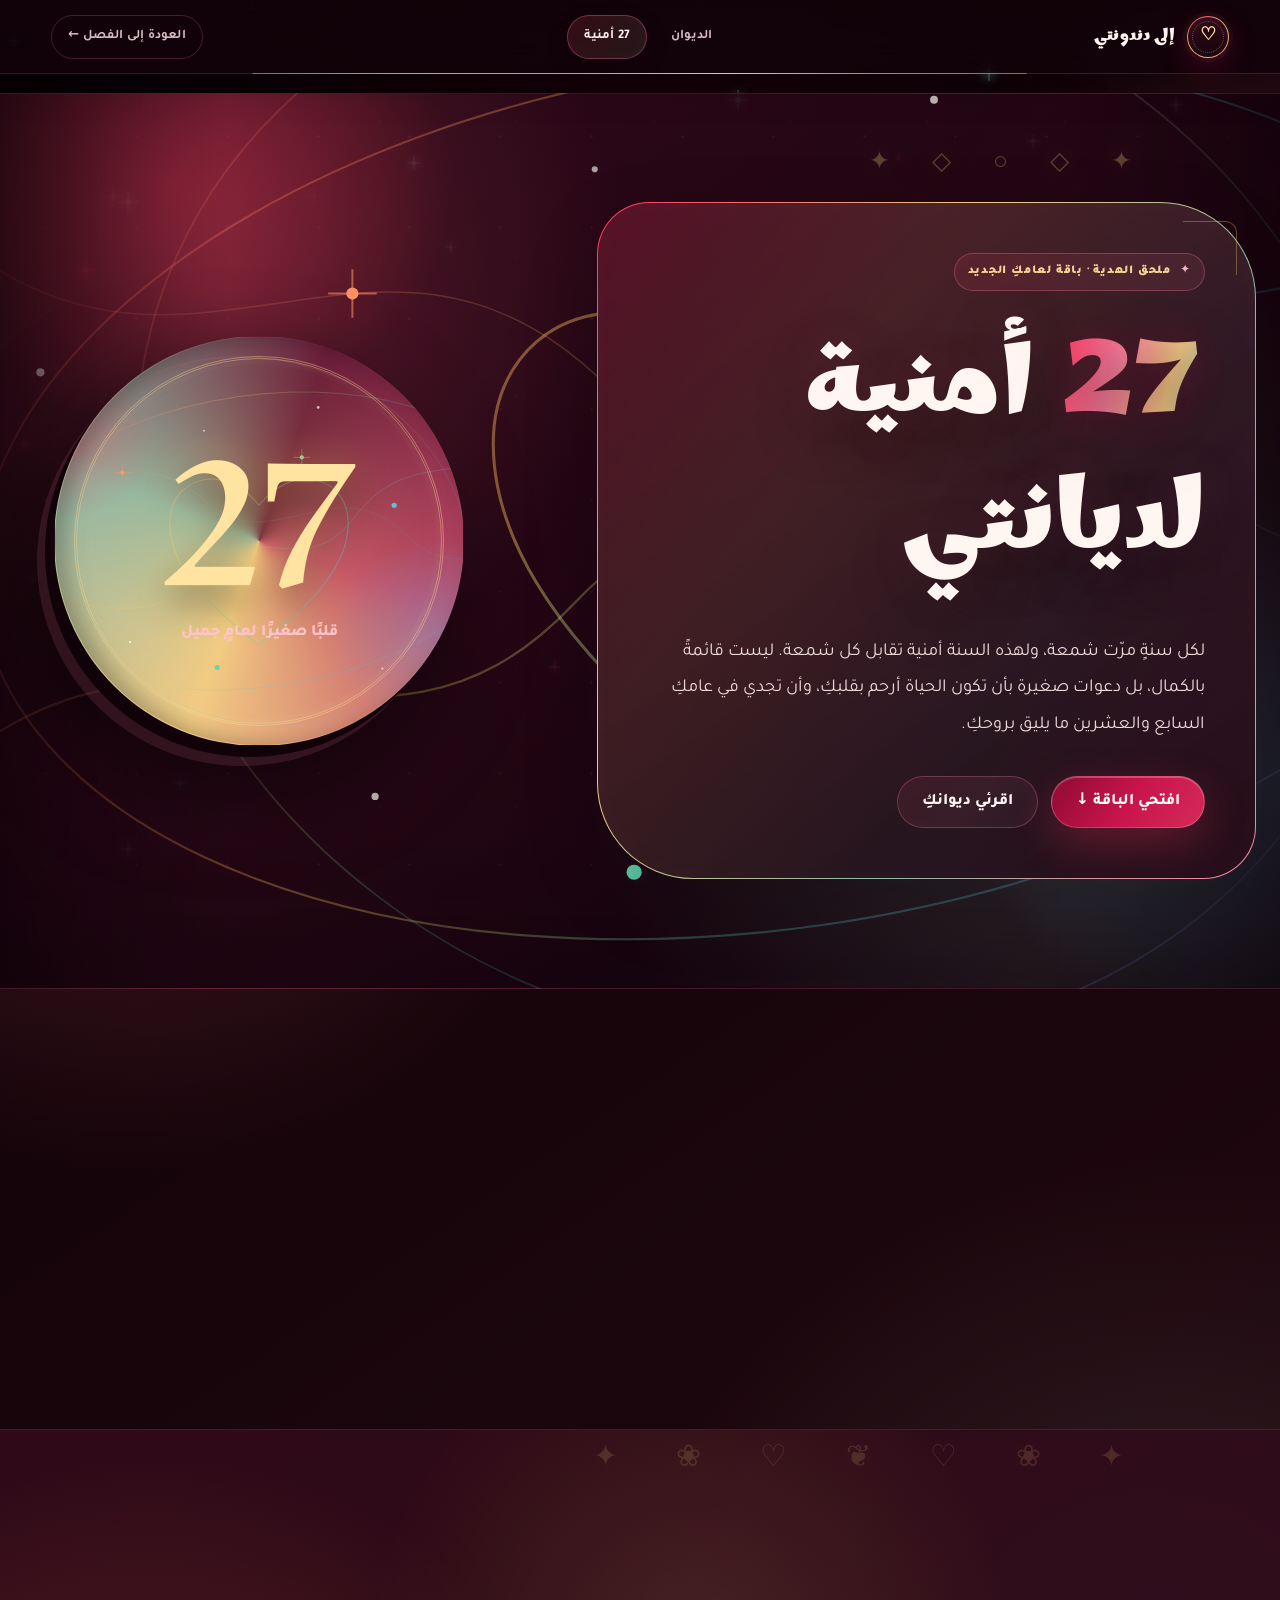
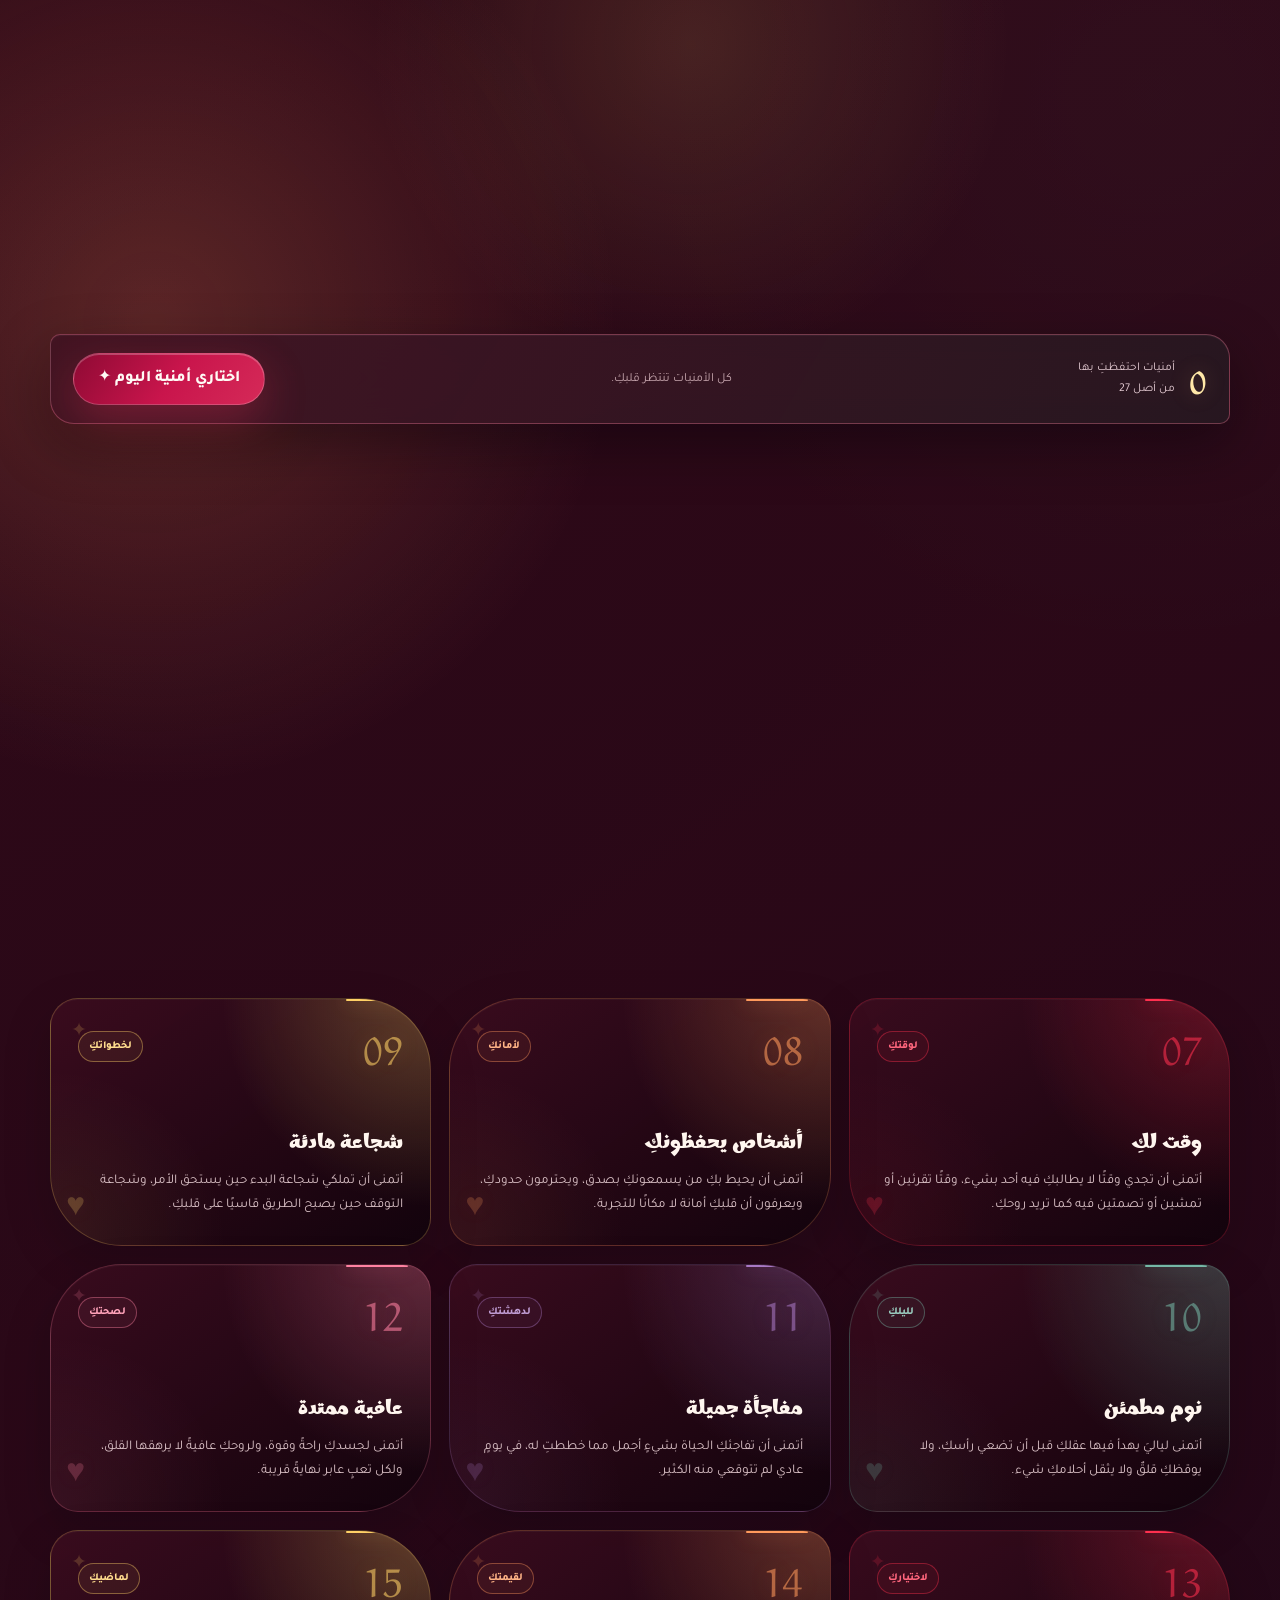
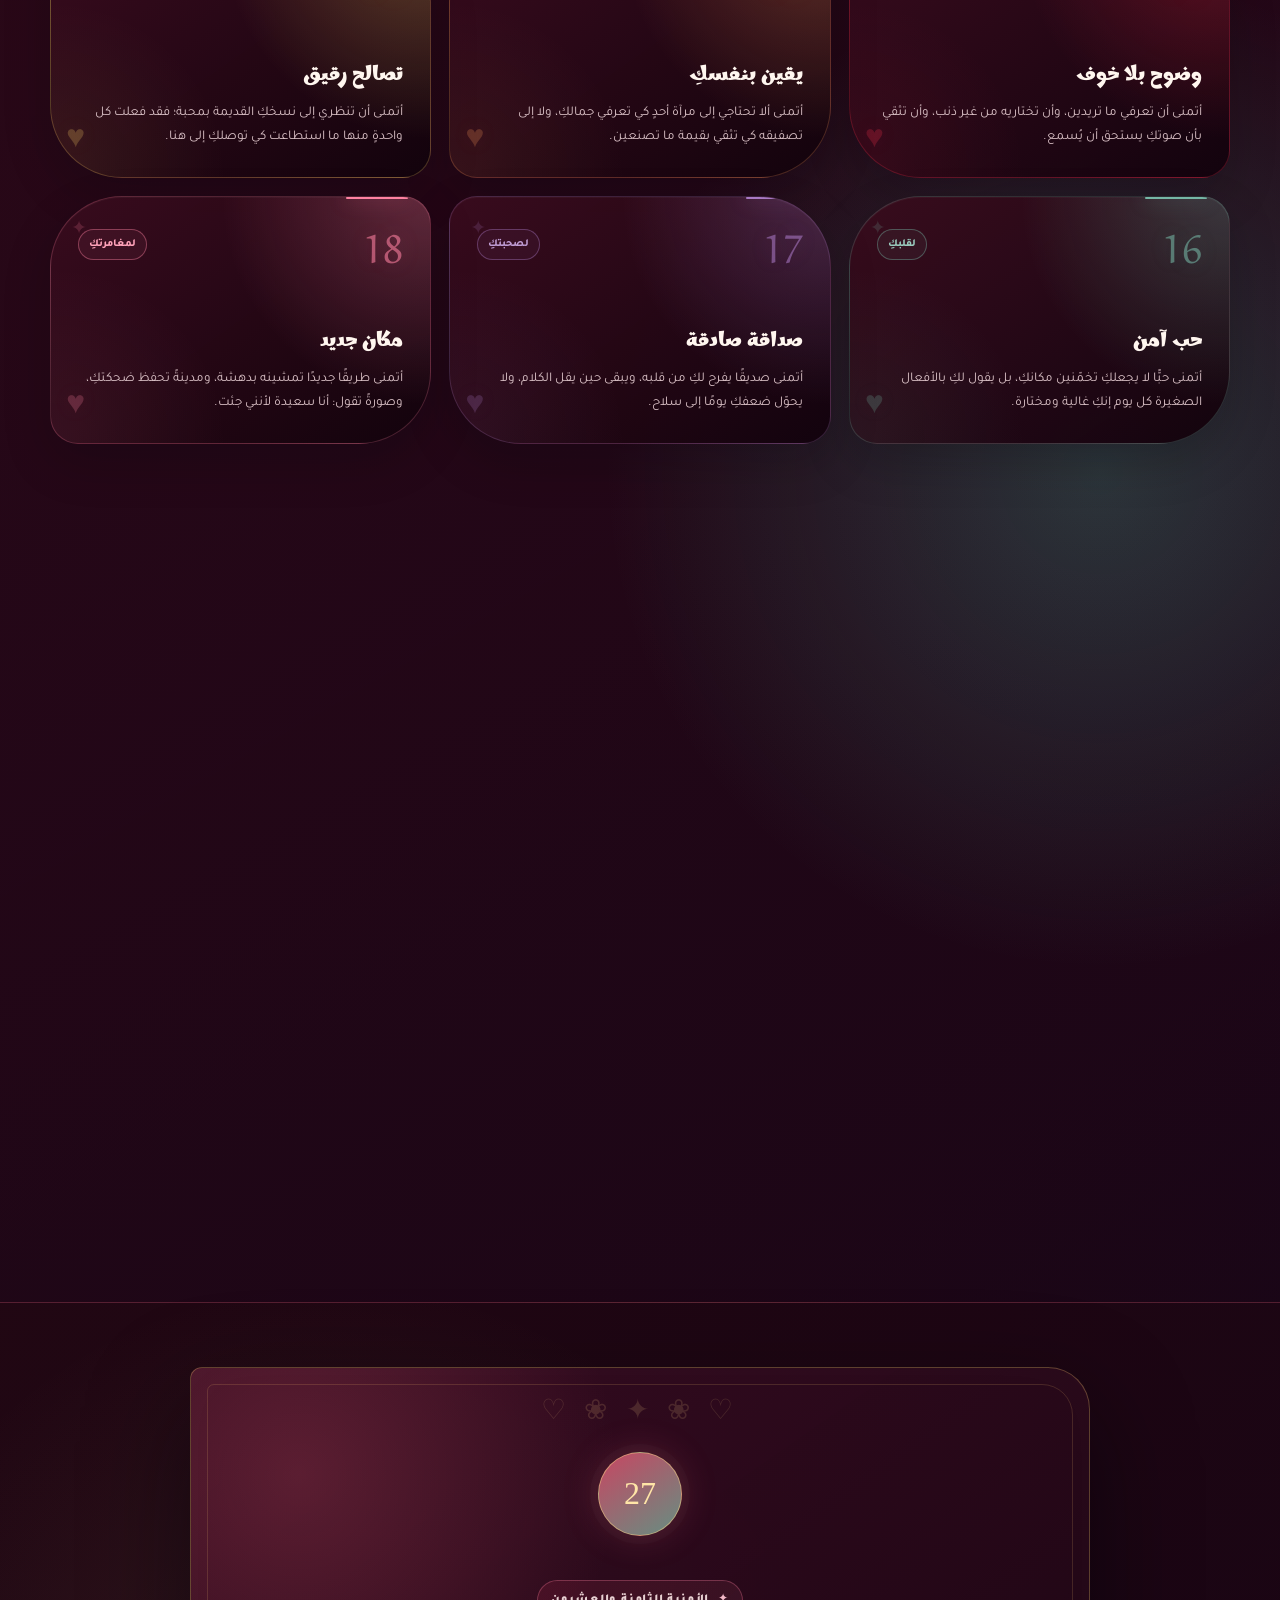
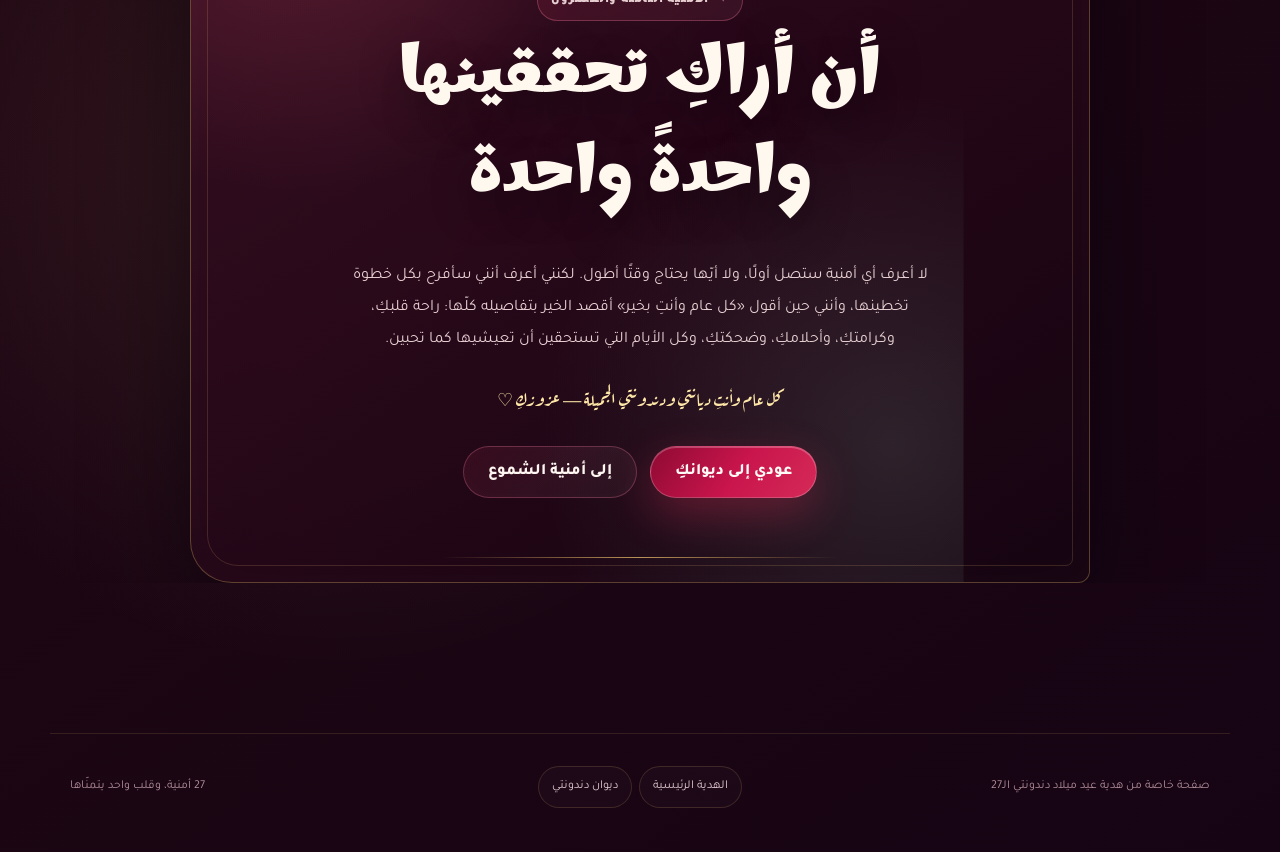
<file: wishes.html>
<!doctype html>
<html lang="ar" dir="rtl" class="no-js">
<head>
  <meta charset="utf-8">
  <meta name="viewport" content="width=device-width, initial-scale=1, viewport-fit=cover">
  <meta name="theme-color" content="#14030b">
  <meta name="color-scheme" content="dark">
  <meta name="robots" content="noindex, nofollow">
  <meta name="description" content="سبع وعشرون أمنية إلى ديانتي في عامها السابع والعشرين.">
  <title>27 أمنية لديانتي — هدية عيد ميلادكِ</title>
  <link rel="icon" href="favicon.svg" type="image/svg+xml">
  <link rel="preconnect" href="https://fonts.googleapis.com">
  <link rel="preconnect" href="https://fonts.gstatic.com" crossorigin>
  <link href="https://fonts.googleapis.com/css2?family=Aref+Ruqaa:wght@400;700&amp;family=Marhey:wght@400;500;600;700&amp;family=Tajawal:wght@400;500;700;800;900&amp;display=swap" rel="stylesheet">
  <link rel="stylesheet" href="companion.css?v=crimson-20260809">
  <link rel="stylesheet" href="love-spectrum.css?v=crimson-20260809">
  <link rel="stylesheet" href="mobile.css?v=crimson-20260809">
  <script>document.documentElement.classList.replace('no-js', 'js');</script>
</head>
<body data-page="wishes">
  <a class="skip-link" href="#mainContent">تخطي إلى الأمنيات</a>
  <div class="reading-progress" id="readingProgress" aria-hidden="true"></div>
  <div class="companion-ambient" id="companionAmbient" aria-hidden="true"></div>

  <header class="companion-nav" id="companionNav">
    <a class="companion-brand" href="index.html" aria-label="العودة إلى الهدية الرئيسية"><span aria-hidden="true">♡</span> إلى دندونتي</a>
    <nav class="companion-links" aria-label="صفحات الهدية">
      <a href="poems.html">الديوان</a>
      <a href="wishes.html" aria-current="page">27 أمنية</a>
    </nav>
    <a class="back-home" href="index.html#wishes">العودة إلى الفصل ←</a>
  </header>

  <main class="book-main" id="mainContent" tabindex="-1">
    <section class="book-hero">
      <div class="hero-copy" data-reveal>
        <p class="eyebrow">ملحق الهدية · باقة لعامكِ الجديد</p>
        <h1><em>27</em> أمنية<br>لديانتي</h1>
        <p class="hero-lede">لكل سنةٍ مرّت شمعة، ولهذه السنة أمنية تقابل كل شمعة. ليست قائمةً بالكمال، بل دعوات صغيرة بأن تكون الحياة أرحم بقلبكِ، وأن تجدي في عامكِ السابع والعشرين ما يليق بروحكِ.</p>
        <div class="hero-actions">
          <a class="companion-button companion-button--primary" href="#wishCollection">افتحي الباقة ↓</a>
          <a class="companion-button" href="poems.html">اقرئي ديوانكِ</a>
        </div>
      </div>
      <div class="book-cover book-cover--wishes" data-reveal aria-label="سبع وعشرون أمنية">
        <div><strong>27</strong><span>قلبًا صغيرًا لعامٍ جميل</span></div>
      </div>
    </section>

    <section class="dedication-strip" aria-label="إهداء الأمنيات" data-reveal>
      <blockquote>«لا أتمنى لكِ سنةً بلا أيام صعبة؛ أتمنى لكِ قلبًا يعرف أنه ليس وحده حين تأتي، وفرحًا يجدكِ من غير أن تركضي خلفه.»<cite>— من عزوزكِ، إلى ديانتي في عامها السابع والعشرين</cite></blockquote>
    </section>

    <section class="wishes-stage" id="wishCollection">
      <div class="section-intro" data-reveal>
        <p class="eyebrow">باقة الأمنيات</p>
        <h2>لكل شمعة<br>دعاء من القلب</h2>
        <p>اضغطي على أي أمنية تريدين الاحتفاظ بها، أو دعي القلب يختار لكِ أمنية اليوم. يمكنكِ العودة إليها كلما احتجتِ جملةً لطيفة في عامكِ الجديد.</p>
      </div>

      <div class="wishes-toolbar" data-reveal>
        <div class="wish-counter"><strong id="keptCount">0</strong><span>أمنيات احتفظتِ بها<br>من أصل 27</span></div>
        <p class="wish-status" id="wishStatus" aria-live="polite">كل الأمنيات تنتظر قلبكِ.</p>
        <button class="companion-button companion-button--primary" id="randomWish" type="button">اختاري أمنية اليوم ✦</button>
      </div>

      <div class="wishes-grid" aria-label="سبع وعشرون أمنية">
        <button class="wish-card" type="button" data-wish-card aria-pressed="false" data-reveal><span class="wish-card__top"><span class="wish-card__number">01</span><span class="wish-card__kind">لقلبكِ</span></span><h2>سلام داخلي</h2><p>أتمنى أن يهدأ في قلبكِ كل سؤالٍ أتعبه الانتظار، وأن تعرفي أن الطمأنينة حقّ لكِ وليست جائزةً تحتاجين إلى كسبها.</p><span class="wish-card__heart" aria-hidden="true">♥</span></button>
        <button class="wish-card" type="button" data-wish-card aria-pressed="false" data-reveal><span class="wish-card__top"><span class="wish-card__number">02</span><span class="wish-card__kind">لصباحكِ</span></span><h2>صباحات خفيفة</h2><p>أتمنى صباحات لا تبدئينها بمقاومة العالم، بل بنافذةٍ مضيئة وخبرٍ لطيف وقلبٍ مستعد لأن يستقبل يومه.</p><span class="wish-card__heart" aria-hidden="true">♥</span></button>
        <button class="wish-card" type="button" data-wish-card aria-pressed="false" data-reveal><span class="wish-card__top"><span class="wish-card__number">03</span><span class="wish-card__kind">لحلمكِ</span></span><h2>حلم يجد طريقه</h2><p>أتمنى أن يقترب منكِ حلمٌ ظننته بعيدًا، وأن تكتشفي أن خطواتكِ الصغيرة كانت تمهّد له الطريق طوال الوقت.</p><span class="wish-card__heart" aria-hidden="true">♥</span></button>
        <button class="wish-card" type="button" data-wish-card aria-pressed="false" data-reveal><span class="wish-card__top"><span class="wish-card__number">04</span><span class="wish-card__kind">لضحكتكِ</span></span><h2>ضحك بلا حساب</h2><p>أتمنى مواقف تضحكين فيها حتى تدمع عيناكِ، وتنسين للحظةٍ كل ما كان ثقيلًا قبلها.</p><span class="wish-card__heart" aria-hidden="true">♥</span></button>
        <button class="wish-card" type="button" data-wish-card aria-pressed="false" data-reveal><span class="wish-card__top"><span class="wish-card__number">05</span><span class="wish-card__kind">لروحكِ</span></span><h2>رفق بنفسكِ</h2><p>أتمنى أن تكلمي نفسكِ بالحنان نفسه الذي تمنحينه لمن تحبين، وألا تجعلي خطأً صغيرًا يمحو كل جمالكِ.</p><span class="wish-card__heart" aria-hidden="true">♥</span></button>
        <button class="wish-card" type="button" data-wish-card aria-pressed="false" data-reveal><span class="wish-card__top"><span class="wish-card__number">06</span><span class="wish-card__kind">لنجاحكِ</span></span><h2>نجاح يشبهكِ</h2><p>أتمنى نجاحًا لا يقيسه الآخرون بدلًا منكِ؛ نجاحًا يمنحكِ الفخر والحرية ويترك في يومكِ مساحةً للحياة.</p><span class="wish-card__heart" aria-hidden="true">♥</span></button>
        <button class="wish-card" type="button" data-wish-card aria-pressed="false" data-reveal><span class="wish-card__top"><span class="wish-card__number">07</span><span class="wish-card__kind">لوقتكِ</span></span><h2>وقت لكِ</h2><p>أتمنى أن تجدي وقتًا لا يطالبكِ فيه أحد بشيء، وقتًا تقرئين أو تمشين أو تصمتين فيه كما تريد روحكِ.</p><span class="wish-card__heart" aria-hidden="true">♥</span></button>
        <button class="wish-card" type="button" data-wish-card aria-pressed="false" data-reveal><span class="wish-card__top"><span class="wish-card__number">08</span><span class="wish-card__kind">لأمانكِ</span></span><h2>أشخاص يحفظونكِ</h2><p>أتمنى أن يحيط بكِ من يسمعونكِ بصدق، ويحترمون حدودكِ، ويعرفون أن قلبكِ أمانة لا مكانًا للتجربة.</p><span class="wish-card__heart" aria-hidden="true">♥</span></button>
        <button class="wish-card" type="button" data-wish-card aria-pressed="false" data-reveal><span class="wish-card__top"><span class="wish-card__number">09</span><span class="wish-card__kind">لخطواتكِ</span></span><h2>شجاعة هادئة</h2><p>أتمنى أن تملكي شجاعة البدء حين يستحق الأمر، وشجاعة التوقف حين يصبح الطريق قاسيًا على قلبكِ.</p><span class="wish-card__heart" aria-hidden="true">♥</span></button>
        <button class="wish-card" type="button" data-wish-card aria-pressed="false" data-reveal><span class="wish-card__top"><span class="wish-card__number">10</span><span class="wish-card__kind">لليلكِ</span></span><h2>نوم مطمئن</h2><p>أتمنى لياليَ يهدأ فيها عقلكِ قبل أن تضعي رأسكِ، ولا يوقظكِ قلقٌ ولا يثقل أحلامكِ شيء.</p><span class="wish-card__heart" aria-hidden="true">♥</span></button>
        <button class="wish-card" type="button" data-wish-card aria-pressed="false" data-reveal><span class="wish-card__top"><span class="wish-card__number">11</span><span class="wish-card__kind">لدهشتكِ</span></span><h2>مفاجأة جميلة</h2><p>أتمنى أن تفاجئكِ الحياة بشيءٍ أجمل مما خططتِ له، في يومٍ عادي لم تتوقعي منه الكثير.</p><span class="wish-card__heart" aria-hidden="true">♥</span></button>
        <button class="wish-card" type="button" data-wish-card aria-pressed="false" data-reveal><span class="wish-card__top"><span class="wish-card__number">12</span><span class="wish-card__kind">لصحتكِ</span></span><h2>عافية ممتدة</h2><p>أتمنى لجسدكِ راحةً وقوة، ولروحكِ عافيةً لا يرهقها القلق، ولكل تعبٍ عابر نهايةً قريبة.</p><span class="wish-card__heart" aria-hidden="true">♥</span></button>
        <button class="wish-card" type="button" data-wish-card aria-pressed="false" data-reveal><span class="wish-card__top"><span class="wish-card__number">13</span><span class="wish-card__kind">لاختياركِ</span></span><h2>وضوح بلا خوف</h2><p>أتمنى أن تعرفي ما تريدين، وأن تختاريه من غير ذنب، وأن تثقي بأن صوتكِ يستحق أن يُسمع.</p><span class="wish-card__heart" aria-hidden="true">♥</span></button>
        <button class="wish-card" type="button" data-wish-card aria-pressed="false" data-reveal><span class="wish-card__top"><span class="wish-card__number">14</span><span class="wish-card__kind">لقيمتكِ</span></span><h2>يقين بنفسكِ</h2><p>أتمنى ألا تحتاجي إلى مرآة أحدٍ كي تعرفي جمالكِ، ولا إلى تصفيقه كي تثقي بقيمة ما تصنعين.</p><span class="wish-card__heart" aria-hidden="true">♥</span></button>
        <button class="wish-card" type="button" data-wish-card aria-pressed="false" data-reveal><span class="wish-card__top"><span class="wish-card__number">15</span><span class="wish-card__kind">لماضيكِ</span></span><h2>تصالح رقيق</h2><p>أتمنى أن تنظري إلى نسخكِ القديمة بمحبة؛ فقد فعلت كل واحدةٍ منها ما استطاعت كي توصلكِ إلى هنا.</p><span class="wish-card__heart" aria-hidden="true">♥</span></button>
        <button class="wish-card" type="button" data-wish-card aria-pressed="false" data-reveal><span class="wish-card__top"><span class="wish-card__number">16</span><span class="wish-card__kind">لقلبكِ</span></span><h2>حب آمن</h2><p>أتمنى حبًّا لا يجعلكِ تخمّنين مكانكِ، بل يقول لكِ بالأفعال الصغيرة كل يوم إنكِ غالية ومختارة.</p><span class="wish-card__heart" aria-hidden="true">♥</span></button>
        <button class="wish-card" type="button" data-wish-card aria-pressed="false" data-reveal><span class="wish-card__top"><span class="wish-card__number">17</span><span class="wish-card__kind">لصحبتكِ</span></span><h2>صداقة صادقة</h2><p>أتمنى صديقًا يفرح لكِ من قلبه، ويبقى حين يقل الكلام، ولا يحوّل ضعفكِ يومًا إلى سلاح.</p><span class="wish-card__heart" aria-hidden="true">♥</span></button>
        <button class="wish-card" type="button" data-wish-card aria-pressed="false" data-reveal><span class="wish-card__top"><span class="wish-card__number">18</span><span class="wish-card__kind">لمغامرتكِ</span></span><h2>مكان جديد</h2><p>أتمنى طريقًا جديدًا تمشينه بدهشة، ومدينةً تحفظ ضحكتكِ، وصورةً تقول: أنا سعيدة لأنني جئت.</p><span class="wish-card__heart" aria-hidden="true">♥</span></button>
        <button class="wish-card" type="button" data-wish-card aria-pressed="false" data-reveal><span class="wish-card__top"><span class="wish-card__number">19</span><span class="wish-card__kind">لموهبتكِ</span></span><h2>شيء تبدعينه</h2><p>أتمنى أن تكتشفي في نفسكِ قدرةً لم تنتبهي لها، وأن تمنحيها الوقت حتى تزهر أمام عينيكِ.</p><span class="wish-card__heart" aria-hidden="true">♥</span></button>
        <button class="wish-card" type="button" data-wish-card aria-pressed="false" data-reveal><span class="wish-card__top"><span class="wish-card__number">20</span><span class="wish-card__kind">لرزقكِ</span></span><h2>أبواب واسعة</h2><p>أتمنى رزقًا كريمًا يأتيكِ من أبواب مطمئنة، ويمنحكِ راحة الاختيار ومتعة أن تدلّلي نفسكِ.</p><span class="wish-card__heart" aria-hidden="true">♥</span></button>
        <button class="wish-card" type="button" data-wish-card aria-pressed="false" data-reveal><span class="wish-card__top"><span class="wish-card__number">21</span><span class="wish-card__kind">لحدودكِ</span></span><h2>«لا» بلا ذنب</h2><p>أتمنى أن تقولي «لا» لما يؤذيكِ من غير أن تشرحي كثيرًا، فحماية سلامكِ ليست قسوة.</p><span class="wish-card__heart" aria-hidden="true">♥</span></button>
        <button class="wish-card" type="button" data-wish-card aria-pressed="false" data-reveal><span class="wish-card__top"><span class="wish-card__number">22</span><span class="wish-card__kind">لذكرياتكِ</span></span><h2>صور حقيقية</h2><p>أتمنى أيامًا تنسين فيها التقاط الصورة لأن اللحظة نفسها كانت ممتلئةً بما يكفي.</p><span class="wish-card__heart" aria-hidden="true">♥</span></button>
        <button class="wish-card" type="button" data-wish-card aria-pressed="false" data-reveal><span class="wish-card__top"><span class="wish-card__number">23</span><span class="wish-card__kind">لتعبكِ</span></span><h2>راحة مستحقّة</h2><p>أتمنى أن تعرفي متى تستريحين، وألا تشعري أنكِ مطالبةٌ بالإنتاج كي تستحقي يومًا هادئًا.</p><span class="wish-card__heart" aria-hidden="true">♥</span></button>
        <button class="wish-card" type="button" data-wish-card aria-pressed="false" data-reveal><span class="wish-card__top"><span class="wish-card__number">24</span><span class="wish-card__kind">لفرحكِ</span></span><h2>أخبار تنتظرينها</h2><p>أتمنى أن يصل الخبر الذي يسرّ قلبكِ، وأن تقرئيه مرتين من شدّة فرحتكِ ثم تبحثي عمّن تحكين له.</p><span class="wish-card__heart" aria-hidden="true">♥</span></button>
        <button class="wish-card" type="button" data-wish-card aria-pressed="false" data-reveal><span class="wish-card__top"><span class="wish-card__number">25</span><span class="wish-card__kind">لموعدكِ معي</span></span><h2>لقاء قريب</h2><p>أتمنى أن تجلسي قريبًا في المقعد المقابل لي، أمام قهوةٍ دافئة، وتضحكي بلا اتصالٍ ضعيف يقطع صوتكِ.</p><span class="wish-card__heart" aria-hidden="true">♥</span></button>
        <button class="wish-card" type="button" data-wish-card aria-pressed="false" data-reveal><span class="wish-card__top"><span class="wish-card__number">26</span><span class="wish-card__kind">لحكايتكِ معي</span></span><h2>تفاصيل أكثر</h2><p>أتمنى أن تضيفي إلى حكايتكِ معي مواقف وصورًا وأماكن، وأن يبقى صدقكِ هو ما يجعل كل تفصيلٍ أجمل.</p><span class="wish-card__heart" aria-hidden="true">♥</span></button>
        <button class="wish-card" type="button" data-wish-card aria-pressed="false" data-reveal><span class="wish-card__top"><span class="wish-card__number">27</span><span class="wish-card__kind">لكِ كلّكِ</span></span><h2>أن تكوني بخير</h2><p>الأمنية التي تختصر الباقة كلّها: أن تكوني بخيرٍ حقيقي، في قلبكِ وجسدكِ وأحلامكِ، اليوم وكل يوم.</p><span class="wish-card__heart" aria-hidden="true">♥</span></button>
      </div>
    </section>

    <section class="closing-letter" data-reveal>
      <div class="closing-letter__mark" aria-hidden="true">27</div>
      <p class="eyebrow">الأمنية الثامنة والعشرون</p>
      <h2>أن أراكِ تحققينها<br>واحدةً واحدة</h2>
      <p>لا أعرف أي أمنية ستصل أولًا، ولا أيّها يحتاج وقتًا أطول. لكنني أعرف أنني سأفرح بكل خطوة تخطينها، وأنني حين أقول «كل عام وأنتِ بخير» أقصد الخير بتفاصيله كلّها: راحة قلبكِ، وكرامتكِ، وأحلامكِ، وضحكتكِ، وكل الأيام التي تستحقين أن تعيشيها كما تحبين.</p>
      <cite>كل عام وأنتِ ديانتي ودندونتي الجميلة — عزوزكِ ♡</cite>
      <div class="hero-actions" style="justify-content:center">
        <a class="companion-button companion-button--primary" href="poems.html">عودي إلى ديوانكِ</a>
        <a class="companion-button" href="index.html#finale">إلى أمنية الشموع</a>
      </div>
    </section>
  </main>

  <footer class="page-footer">
    <p>صفحة خاصة من هدية عيد ميلاد دندونتي الـ27</p>
    <nav aria-label="تنقل ختامي"><a href="index.html">الهدية الرئيسية</a><a href="poems.html">ديوان دندونتي</a></nav>
    <p>27 أمنية، وقلب واحد يتمنّاها</p>
  </footer>
  <button class="back-to-top" id="backToTop" type="button" aria-label="العودة إلى أعلى الصفحة">↑</button>
  <script src="companion.js" defer></script>
</body>
</html>
</file>
<file: companion.css>
:root {
  --night: #100206;
  --night-soft: #19050a;
  --surface: #220810;
  --surface-light: #310d18;
  --ivory: #fff4f5;
  --muted: #e0c4c9;
  --faint: #a9848b;
  --gold: #ffc765;
  --gold-light: #ffe3a8;
  --love: #f23b61;
  --love-dark: #a50f35;
  --love-bright: #ff5777;
  --love-soft: #ff8da2;
  --cherry: #c8154c;
  --coral: #ff765f;
  --violet-night: #2c184f;
  --violet-glow: #8751b5;
  --line: rgba(255, 77, 109, 0.28);
  --line-soft: rgba(255, 228, 234, 0.11);
  --shadow: 0 30px 90px rgba(0, 0, 0, 0.38);
  --display: "Aref Ruqaa", Georgia, serif;
  --font-title: "Marhey", "Tajawal", "Segoe UI", sans-serif;
  --body: "Tajawal", system-ui, sans-serif;
  --ease: cubic-bezier(0.2, 0.75, 0.2, 1);
}

*, *::before, *::after { box-sizing: border-box; }
html { scroll-behavior: smooth; }
body {
  min-width: 300px;
  margin: 0;
  overflow-x: hidden;
  background:
    radial-gradient(circle at 8% 8%, rgba(255, 87, 119, 0.23), transparent 31rem),
    radial-gradient(circle at 92% 38%, rgba(125, 18, 52, 0.24), transparent 35rem),
    radial-gradient(circle at 54% 90%, rgba(255, 199, 101, 0.055), transparent 27rem),
    linear-gradient(145deg, var(--night), #210713 56%, #0d0104);
  color: var(--ivory);
  font-family: var(--body);
  line-height: 1.8;
  isolation: isolate;
}

body::after {
  position: fixed;
  inset: -15%;
  z-index: -2;
  pointer-events: none;
  content: "";
  background:
    radial-gradient(circle at 28% 24%, rgba(255,87,119,0.12), transparent 19%),
    radial-gradient(circle at 75% 68%, rgba(125,18,52,0.17), transparent 24%);
  animation: companion-mesh 25s ease-in-out infinite alternate;
}
@keyframes companion-mesh { to { transform: translate3d(4vw, -3vh, 0) scale(1.1) rotate(-1deg); } }

body::selection { background: var(--love); color: #fff; }
a { color: inherit; }
button, a { -webkit-tap-highlight-color: transparent; }
button { font: inherit; }

.skip-link {
  position: fixed;
  z-index: 10000;
  top: 12px;
  right: 12px;
  padding: 10px 16px;
  border-radius: 10px;
  background: var(--ivory);
  color: var(--night);
  transform: translateY(-160%);
}
.skip-link:focus { transform: none; }

.reading-progress {
  position: fixed;
  z-index: 9000;
  top: 0;
  right: 0;
  width: 0;
  height: 3px;
  background: linear-gradient(90deg, var(--love-dark), var(--love-bright), var(--gold));
  box-shadow: 0 0 18px rgba(255, 87, 119, 0.6);
}

.companion-ambient {
  position: fixed;
  inset: 0;
  z-index: 1;
  overflow: hidden;
  pointer-events: none;
  contain: strict;
}
.book-main,
.page-footer { position: relative; z-index: 2; }
.ambient-starfield,
.ambient-fall { position: absolute; inset: 0; overflow: hidden; pointer-events: none; }
.ambient-starfield { opacity: 0.95; }
.ambient-fall {
  -webkit-mask-image: linear-gradient(90deg, #000 0%, #000 17%, rgba(0,0,0,0.34) 39%, rgba(0,0,0,0.34) 61%, #000 83%, #000 100%);
  mask-image: linear-gradient(90deg, #000 0%, #000 17%, rgba(0,0,0,0.34) 39%, rgba(0,0,0,0.34) 61%, #000 83%, #000 100%);
}
.companion-ambient.is-paused *,
.companion-ambient.is-paused *::before,
.companion-ambient.is-paused *::after { animation-play-state: paused !important; }
.companion-ambient::before,
.companion-ambient::after {
  position: absolute;
  width: 34rem;
  height: 34rem;
  border-radius: 50%;
  filter: blur(80px);
  opacity: 0.16;
  content: "";
}
.companion-ambient::before { top: 8%; right: -18rem; background: var(--love); }
.companion-ambient::after { bottom: 4%; left: -18rem; background: var(--love-dark); }
.ambient-star {
  position: absolute;
  width: var(--size);
  height: var(--size);
  top: var(--y);
  right: var(--x);
  border-radius: 50%;
  background: currentColor;
  box-shadow: 0 0 var(--star-glow) currentColor;
  color: var(--gold-light);
  opacity: var(--opacity);
  will-change: transform, opacity;
  animation: star-pulse var(--duration) ease-in-out var(--delay) infinite;
}
.ambient-star::before,
.ambient-star::after {
  position: absolute;
  top: 50%;
  left: 50%;
  border-radius: 999px;
  background: currentColor;
  content: "";
  opacity: 0.86;
  transform: translate(-50%, -50%);
}
.ambient-star::before { width: 1px; height: var(--star-ray); }
.ambient-star::after { width: var(--star-ray); height: 1px; }
.ambient-star--rose { color: #ff7292; }
.ambient-star--ivory { color: #fff9e8; }
@keyframes star-pulse {
  0%, 100% { opacity: 0.18; transform: translate3d(0, 0, 0) scale(0.62) rotate(0deg); }
  48% { opacity: var(--opacity); transform: translate3d(var(--star-drift), -4px, 0) scale(1.12) rotate(45deg); }
  62% { opacity: 0.58; transform: translate3d(var(--star-drift), -3px, 0) scale(0.9) rotate(48deg); }
}

.ambient-love {
  position: absolute;
  top: -16vh;
  right: var(--x);
  color: #ff6687;
  font-family: Georgia, serif;
  font-size: var(--size);
  font-style: normal;
  font-weight: 700;
  line-height: 1;
  opacity: 0;
  filter: blur(var(--blur)) drop-shadow(0 0 7px currentColor) drop-shadow(0 4px 9px rgba(70, 0, 25, 0.45));
  text-shadow: 0 0 10px currentColor;
  will-change: transform, opacity;
  animation: ambient-love-fall var(--duration) linear infinite var(--delay);
}
.ambient-love--heart-outline { color: #ff9db0; font-weight: 400; }
.ambient-love--rose { color: #ff88a5; }
.ambient-love--rosebud {
  color: #ff7695;
  font-family: "Segoe UI Emoji", "Apple Color Emoji", sans-serif;
  font-size: var(--size);
  filter: blur(var(--blur)) drop-shadow(0 0 8px rgba(255, 91, 130, 0.85)) drop-shadow(0 5px 9px rgba(70, 0, 25, 0.42));
}
.ambient-love--star,
.ambient-love--sparkle { color: #ffd985; }
.ambient-love--sparkle { font-size: var(--size); }
.ambient-love--petal {
  width: var(--petal-width);
  height: var(--size);
  border: 1px solid rgba(255, 232, 235, 0.46);
  border-radius: 80% 10% 72% 18%;
  background: linear-gradient(145deg, #ffd2da, #ff6f91 55%, #bd164d);
  box-shadow: inset 3px 2px 5px rgba(255,255,255,0.35), 0 0 12px rgba(255, 94, 132, 0.65);
  transform-origin: 35% 72%;
}
.ambient-love--quiet { filter: blur(0.35px) drop-shadow(0 0 5px currentColor); }
.ambient-love--static {
  top: var(--y);
  opacity: var(--alpha);
  transform: rotate(var(--start-rotate));
  animation: none;
}
@keyframes ambient-love-fall {
  0% { opacity: 0; transform: translate3d(0, -8vh, 0) rotate(var(--start-rotate)) scale(0.72); }
  9% { opacity: var(--alpha); }
  42% { opacity: var(--alpha); transform: translate3d(var(--sway), 46vh, 0) rotate(168deg) scale(1); }
  74% { opacity: var(--alpha); transform: translate3d(var(--sway-back), 86vh, 0) rotate(286deg) scale(0.9); }
  100% { opacity: 0; transform: translate3d(var(--drift), 126vh, 0) rotate(var(--spin)) scale(0.76); }
}

.companion-nav {
  position: sticky;
  z-index: 1000;
  top: 0;
  min-height: 68px;
  display: grid;
  grid-template-columns: auto 1fr auto;
  align-items: center;
  gap: 26px;
  padding: 10px clamp(16px, 4vw, 54px);
  border-bottom: 1px solid transparent;
  background: rgba(16, 2, 6, 0.7);
  backdrop-filter: blur(18px);
  transition: border-color 200ms ease, background 200ms ease;
}
.companion-nav.is-scrolled { border-color: var(--line-soft); background: rgba(16, 2, 6, 0.92); }
.companion-brand { display: inline-flex; align-items: center; gap: 10px; text-decoration: none; font-family: var(--display); font-size: 1.25rem; font-weight: 700; }
.companion-brand span { width: 36px; height: 36px; display: grid; place-items: center; border: 1px solid var(--line); border-radius: 50%; color: var(--love-soft); }
.companion-links { display: flex; justify-content: center; gap: 4px; }
.companion-links a, .back-home {
  min-height: 42px;
  display: inline-flex;
  align-items: center;
  padding: 7px 13px;
  border-radius: 999px;
  color: var(--muted);
  font-size: 0.82rem;
  font-weight: 700;
  text-decoration: none;
  transition: color 180ms ease, background 180ms ease;
}
.companion-links a:hover, .companion-links a[aria-current="page"], .back-home:hover { background: rgba(255, 87, 119, 0.1); color: var(--ivory); }
.back-home { border: 1px solid var(--line-soft); }

.book-main { overflow: hidden; }
.book-hero {
  position: relative;
  min-height: calc(100svh - 68px);
  display: grid;
  grid-template-columns: minmax(0, 1.05fr) minmax(300px, 0.75fr);
  align-items: center;
  gap: clamp(38px, 8vw, 110px);
  width: min(1180px, calc(100% - 40px));
  margin: 0 auto;
  padding: clamp(70px, 10vw, 130px) 0;
}
.hero-copy { position: relative; z-index: 1; }
.eyebrow { margin: 0 0 13px; color: var(--love-soft); font-size: 0.76rem; font-weight: 900; letter-spacing: 0.08em; }
.book-hero h1 {
  max-width: 10ch;
  margin: 0;
  font-family: var(--display);
  font-size: clamp(4rem, 9vw, 8rem);
  line-height: 1.18;
  text-wrap: balance;
}
.book-hero h1 em { display: inline-block; padding-block: 0.05em 0.09em; color: var(--love-bright); font-style: normal; }
.hero-lede { max-width: 58ch; margin: 30px 0 0; color: var(--muted); font-size: clamp(1rem, 1.7vw, 1.15rem); }
.hero-actions { display: flex; flex-wrap: wrap; gap: 12px; margin-top: 34px; }
.companion-button {
  min-height: 50px;
  display: inline-flex;
  align-items: center;
  justify-content: center;
  gap: 10px;
  padding: 10px 22px;
  border: 1px solid var(--line);
  border-radius: 999px;
  background: transparent;
  color: var(--ivory);
  cursor: pointer;
  font-weight: 800;
  text-decoration: none;
  transition: transform 180ms var(--ease), border-color 180ms ease, background 180ms ease, box-shadow 180ms ease;
}
.companion-button:hover { transform: translateY(-2px); border-color: var(--love-soft); }
.companion-button--primary { border-color: transparent; background: linear-gradient(135deg, var(--love-dark), #ce214a); box-shadow: 0 14px 38px rgba(165, 15, 53, 0.36); }
.companion-button--primary:hover { box-shadow: 0 18px 46px rgba(165, 15, 53, 0.5); }

.book-cover {
  position: relative;
  width: min(390px, 90%);
  aspect-ratio: 0.74;
  justify-self: center;
  display: grid;
  place-items: center;
  padding: 28px;
  border: 1px solid rgba(255, 141, 162, 0.36);
  border-radius: 10px 28px 28px 10px;
  background:
    linear-gradient(90deg, rgba(0,0,0,0.25), transparent 9%),
    radial-gradient(circle at 50% 28%, rgba(255, 199, 101, 0.13), transparent 14rem),
    linear-gradient(145deg, #6d0b27, #2b0611);
  box-shadow: -24px 30px 80px rgba(0, 0, 0, 0.48), inset 9px 0 rgba(255,255,255,0.025);
  text-align: center;
  transform: rotate(-2deg);
}
.book-cover::before { position: absolute; inset: 16px; border: 1px solid rgba(255, 199, 101, 0.31); border-radius: 4px 17px 17px 4px; content: ""; }
.book-cover::after { position: absolute; right: 25px; bottom: 25px; left: 25px; height: 1px; background: linear-gradient(90deg, transparent, var(--gold), transparent); content: ""; }
.book-cover__heart { color: var(--gold); font-family: Georgia, serif; font-size: 4.7rem; line-height: 1; }
.book-cover h2 { margin: 20px 0 6px; font-family: var(--display); font-size: clamp(2.2rem, 4.5vw, 3.7rem); line-height: 1.2; }
.book-cover p { margin: 0; color: var(--gold-light); font-size: 0.8rem; }
.book-cover small { position: absolute; bottom: 40px; color: var(--muted); }
.book-cover--wishes { aspect-ratio: 1; border-radius: 50%; transform: none; }
.book-cover--wishes::before { border-radius: 50%; }
.book-cover--wishes::after { display: none; }
.book-cover--wishes strong { color: var(--gold-light); font-family: var(--display); font-size: clamp(7rem, 15vw, 11rem); line-height: 0.75; text-shadow: 0 14px 34px rgba(0,0,0,0.3); }
.book-cover--wishes span { display: block; margin-top: 20px; color: var(--love-soft); font-weight: 800; }

.dedication-strip {
  padding: clamp(46px, 8vw, 80px) 20px;
  border-block: 1px solid var(--line-soft);
  background: linear-gradient(90deg, rgba(165,15,53,0.13), rgba(255,255,255,0.025), rgba(165,15,53,0.13));
  text-align: center;
}
.dedication-strip blockquote { max-width: 850px; margin: 0 auto; color: var(--ivory); font-family: var(--display); font-size: clamp(1.7rem, 3.5vw, 2.8rem); line-height: 1.55; }
.dedication-strip cite { display: block; margin-top: 17px; color: var(--love-soft); font-family: var(--body); font-size: 0.78rem; font-style: normal; }

.page-section { width: min(1080px, calc(100% - 40px)); margin: 0 auto; padding: clamp(80px, 11vw, 140px) 0; }
.section-intro { max-width: 780px; margin: 0 auto 62px; text-align: center; }
.section-intro h2 { margin: 0; padding-block: 0.04em 0.08em; font-family: var(--display); font-size: clamp(3rem, 7vw, 5.6rem); line-height: 1.22; }
.section-intro p:not(.eyebrow) { max-width: 60ch; margin: 20px auto 0; color: var(--muted); }

.contents { display: grid; grid-template-columns: repeat(3, 1fr); gap: 12px; }
.contents a { position: relative; min-height: 150px; padding: 24px; overflow: hidden; border: 1px solid var(--line-soft); border-radius: 20px; background: rgba(255,255,255,0.025); text-decoration: none; transition: border-color 180ms ease, transform 220ms var(--ease), background 180ms ease; }
.contents a:hover { border-color: var(--line); background: rgba(242,59,97,0.07); transform: translateY(-4px); }
.contents span { display: block; color: var(--love-soft); font-size: 0.72rem; font-weight: 900; }
.contents strong { display: block; margin-top: 26px; font-family: var(--display); font-size: 1.4rem; }
.contents i { position: absolute; bottom: 8px; left: 16px; color: rgba(255,199,101,0.12); font-family: var(--display); font-size: 4rem; font-style: normal; }

.poem-chapter { position: relative; width: min(1180px, calc(100% - 40px)); margin: 0 auto; padding: clamp(85px, 12vw, 150px) 0; }
.poem-chapter::before { position: absolute; top: 0; right: 50%; width: 110px; height: 1px; background: linear-gradient(90deg, transparent, var(--love), transparent); content: ""; transform: translateX(50%); }
.poem-heading { max-width: 700px; margin-bottom: 48px; }
.poem-heading span { display: block; color: rgba(255, 199, 101, 0.28); font-family: var(--display); font-size: clamp(5rem, 12vw, 9rem); line-height: 0.7; }
.poem-heading h2 { margin: 17px 0 0; padding-block: 0.04em 0.08em; font-family: var(--display); font-size: clamp(2.8rem, 6vw, 5rem); line-height: 1.22; }
.poem-heading p { margin: 15px 0 0; color: var(--love-soft); }
.poem-sheet {
  position: relative;
  max-width: 860px;
  margin-inline-start: auto;
  padding: clamp(36px, 7vw, 78px);
  border: 1px solid rgba(112, 31, 50, 0.14);
  border-radius: 6px 30px 6px 30px;
  background:
    linear-gradient(rgba(111,31,49,0.045) 1px, transparent 1px) 0 48px / 100% 48px,
    #fff0ec;
  box-shadow: var(--shadow);
  color: #3a2025;
}
.poem-sheet::before { position: absolute; top: 25px; bottom: 25px; right: 24px; width: 2px; background: rgba(165, 15, 53, 0.18); content: ""; }
.poem-lines { margin: 0; font-family: var(--display); font-size: clamp(1.35rem, 2.4vw, 1.85rem); line-height: 2.12; }
.poem-lines + .poem-lines { margin-top: 32px; }
.poem-sign { margin: 40px 0 0; color: #8a3045; font-family: var(--display); font-size: 1.25rem; }
.poem-chapter--left .poem-sheet { margin-inline-start: 0; }
.poem-chapter--deep { width: 100%; padding-inline: max(20px, calc((100% - 1180px) / 2)); background: linear-gradient(145deg, rgba(111, 8, 35, 0.28), rgba(255,255,255,0.018)); }
.poem-chapter--deep::before { display: none; }
.poem-chapter--deep .poem-sheet { max-width: 920px; margin-inline: auto; }

#poem-from-azouz {
  overflow: hidden;
  border-block: 1px solid rgba(255, 141, 162, 0.24);
  background:
    radial-gradient(circle at 84% 5%, rgba(255, 199, 101, 0.16), transparent 24rem),
    radial-gradient(circle at 8% 78%, rgba(242, 59, 97, 0.25), transparent 31rem),
    linear-gradient(145deg, rgba(94, 8, 38, 0.58), rgba(17, 2, 8, 0.9));
}
#poem-from-azouz .poem-heading { width: min(920px, 100%); margin-inline: auto; text-align: center; }
#poem-from-azouz .poem-heading span { width: 110px; height: 110px; display: grid; place-items: center; margin: 0 auto 22px; border: 1px solid rgba(255,199,101,0.38); border-radius: 50%; background: rgba(255,255,255,0.035); color: var(--gold); font-size: 4rem; line-height: 1; box-shadow: 0 0 0 10px rgba(255,255,255,0.02); }
#poem-from-azouz .poem-heading p { max-width: 62ch; margin-inline: auto; color: var(--love-soft); }
#poem-from-azouz .poem-sheet { border-radius: 8px 34px 8px 34px; background: linear-gradient(rgba(111,31,49,0.045) 1px, transparent 1px) 0 48px / 100% 48px, linear-gradient(115deg, #fff8f2, #ffece9 60%, #fff5ef); box-shadow: 0 38px 110px rgba(0,0,0,0.48); }
#poem-from-azouz .poem-sign { padding-top: 26px; border-top: 1px solid rgba(138,48,69,0.15); text-align: center; }

.poem-interlude { width: min(850px, calc(100% - 40px)); margin: 10px auto 120px; text-align: center; }
.poem-interlude span { display: block; color: var(--love-bright); font-family: Georgia, serif; font-size: 3.2rem; }
.poem-interlude p { margin: 10px 0 0; font-family: var(--display); font-size: clamp(1.65rem, 3.3vw, 2.7rem); line-height: 1.65; }

.acrostic { display: grid; gap: 12px; max-width: 900px; margin: 0 auto; }
.acrostic p { display: grid; grid-template-columns: 70px 1fr; align-items: center; gap: 20px; margin: 0; padding: 22px 25px; border: 1px solid var(--line-soft); border-radius: 18px; background: rgba(255,255,255,0.027); }
.acrostic b { display: grid; place-items: center; width: 58px; height: 58px; border-radius: 50%; background: linear-gradient(145deg, var(--love-dark), #d12750); color: #fff; font-family: var(--display); font-size: 2rem; }
.acrostic span { color: var(--muted); font-family: var(--display); font-size: clamp(1.15rem, 2.5vw, 1.55rem); }

.wishes-stage { width: min(1180px, calc(100% - 40px)); margin: 0 auto; padding: clamp(80px, 10vw, 125px) 0; }
.wishes-toolbar {
  position: sticky;
  z-index: 200;
  top: 80px;
  display: flex;
  align-items: center;
  justify-content: space-between;
  gap: 22px;
  margin-bottom: 42px;
  padding: 17px 20px;
  border: 1px solid var(--line-soft);
  border-radius: 20px;
  background: rgba(25, 5, 10, 0.88);
  box-shadow: 0 17px 50px rgba(0,0,0,0.24);
  backdrop-filter: blur(18px);
}
.wish-counter { display: flex; align-items: center; gap: 14px; }
.wish-counter strong { color: var(--gold); font-family: var(--display); font-size: 2rem; line-height: 1; }
.wish-counter span { display: block; color: var(--muted); font-size: 0.75rem; }
.wish-status { margin: 0; color: var(--faint); font-size: 0.78rem; text-align: center; }
.wishes-grid { display: grid; grid-template-columns: repeat(3, 1fr); gap: 16px; }
.wish-card {
  position: relative;
  min-height: 235px;
  display: flex;
  flex-direction: column;
  align-items: stretch;
  padding: 26px;
  overflow: hidden;
  border: 1px solid var(--line-soft);
  border-radius: 24px;
  background:
    radial-gradient(circle at 100% 0, rgba(242,59,97,0.12), transparent 13rem),
    rgba(255,255,255,0.025);
  color: var(--ivory);
  cursor: pointer;
  text-align: right;
  transition: transform 220ms var(--ease), border-color 180ms ease, background 180ms ease, box-shadow 220ms ease;
}
.wish-card:hover, .wish-card:focus-visible { border-color: var(--line); transform: translateY(-5px); outline: none; }
.wish-card.is-kept { border-color: rgba(255, 199, 101, 0.45); background: radial-gradient(circle at 100% 0, rgba(255,199,101,0.13), transparent 13rem), rgba(165,15,53,0.13); }
.wish-card.is-selected { animation: chosen-wish 900ms var(--ease) both; box-shadow: 0 0 0 3px rgba(255,87,119,0.15), 0 22px 54px rgba(165,15,53,0.35); }
@keyframes chosen-wish { 45% { transform: translateY(-9px) scale(1.02); } }
.wish-card__top { display: flex; align-items: center; justify-content: space-between; gap: 14px; }
.wish-card__number { color: rgba(255,199,101,0.32); font-family: var(--display); font-size: 2.5rem; line-height: 1; }
.wish-card__kind { padding: 5px 10px; border: 1px solid var(--line); border-radius: 999px; color: var(--love-soft); font-size: 0.67rem; font-weight: 800; }
.wish-card h2 { margin: auto 0 11px; font-family: var(--display); font-size: 1.45rem; }
.wish-card p { margin: 0; color: var(--muted); font-size: 0.84rem; line-height: 1.78; }
.wish-card__heart { position: absolute; bottom: 12px; left: 15px; color: rgba(255,141,162,0.13); font-family: Georgia, serif; font-size: 2rem; }
.wish-card.is-kept .wish-card__heart { color: var(--gold); }

.closing-letter { width: min(900px, calc(100% - 40px)); margin: 0 auto clamp(90px, 12vw, 150px); padding: clamp(38px, 7vw, 78px); border: 1px solid var(--line); border-radius: 30px; background: linear-gradient(145deg, rgba(165,15,53,0.18), rgba(255,255,255,0.03)); box-shadow: var(--shadow); text-align: center; }
.closing-letter__mark { width: 75px; height: 75px; display: grid; place-items: center; margin: 0 auto 22px; border: 1px solid var(--line); border-radius: 50%; background: linear-gradient(145deg, var(--love-dark), #cf234c); color: #fff; font-family: Georgia, serif; font-size: 2rem; }
.closing-letter h2 { margin: 0; font-family: var(--display); font-size: clamp(2.4rem, 6vw, 4.3rem); }
.closing-letter p { max-width: 64ch; margin: 22px auto 0; color: var(--muted); }
.closing-letter cite { display: block; margin-top: 25px; color: var(--gold); font-family: var(--display); font-size: 1.15rem; font-style: normal; }

.page-footer { display: grid; grid-template-columns: 1fr auto 1fr; align-items: center; gap: 20px; max-width: 1180px; margin: 0 auto; padding: 32px 20px 44px; border-top: 1px solid var(--line-soft); color: var(--faint); font-size: 0.76rem; }
.page-footer p { margin: 0; }
.page-footer p:last-child { text-align: left; }
.page-footer nav { display: flex; gap: 7px; }
.page-footer a { min-height: 42px; display: inline-flex; align-items: center; padding: 7px 13px; border: 1px solid var(--line-soft); border-radius: 999px; color: var(--muted); text-decoration: none; }
.page-footer a:hover { border-color: var(--line); color: var(--ivory); }

.back-to-top {
  position: fixed;
  z-index: 500;
  bottom: 22px;
  left: 22px;
  width: 48px;
  height: 48px;
  border: 1px solid var(--line);
  border-radius: 50%;
  background: rgba(25,5,10,0.9);
  box-shadow: 0 14px 38px rgba(0,0,0,0.32);
  color: var(--ivory);
  cursor: pointer;
  opacity: 0;
  pointer-events: none;
  transform: translateY(12px);
  transition: opacity 180ms ease, transform 180ms ease;
}
.back-to-top.is-visible { opacity: 1; pointer-events: auto; transform: none; }

.heart-pop { position: fixed; z-index: 5000; color: var(--love-bright); font-family: Georgia, serif; font-size: var(--heart-size); pointer-events: none; animation: heart-float 900ms var(--ease) forwards; }
@keyframes heart-float { to { opacity: 0; transform: translate(var(--heart-x), -95px) rotate(var(--heart-rotate)) scale(1.35); } }

.no-js [data-reveal] { opacity: 1; transform: none; }
.js [data-reveal] { opacity: 0; transform: translateY(25px); transition: opacity 700ms ease, transform 700ms var(--ease); }
.js [data-reveal].is-visible { opacity: 1; transform: none; }

/* Rich, varied art direction for the book pages */
:where(
  .book-hero h1,
  .book-cover h2,
  .section-intro h2,
  .poem-heading h2,
  .closing-letter h2
) {
  font-family: var(--font-title);
  font-kerning: normal;
  line-height: 1.4;
  padding-block: 0.1em 0.18em;
  overflow-wrap: normal;
  word-break: normal;
  text-wrap: balance;
}

.book-hero h1,
.section-intro h2,
.poem-heading h2 {
  text-shadow: 0 14px 44px rgba(0,0,0,0.32), 0 0 38px rgba(255, 102, 137, 0.13);
  animation: companion-title-breathe 6.8s ease-in-out infinite;
}

@keyframes companion-title-breathe {
  50% { transform: translateY(-3px); text-shadow: 0 18px 52px rgba(0,0,0,0.38), 0 0 46px rgba(255, 131, 155, 0.23); }
}

body {
  background:
    radial-gradient(circle at 8% 8%, rgba(255, 87, 119, 0.25), transparent 31rem),
    radial-gradient(circle at 92% 36%, rgba(135, 81, 181, 0.2), transparent 35rem),
    radial-gradient(circle at 12% 75%, rgba(255, 118, 95, 0.1), transparent 30rem),
    radial-gradient(circle at 54% 92%, rgba(255, 199, 101, 0.075), transparent 27rem),
    linear-gradient(145deg, #100206, #251028 52%, #0d0104);
}

.book-hero {
  isolation: isolate;
}

.book-hero::before {
  position: absolute;
  z-index: -2;
  inset-block: 3%;
  right: 50%;
  width: 100vw;
  border-block: 1px solid rgba(255, 145, 164, 0.1);
  background:
    radial-gradient(circle at 14% 16%, rgba(255, 118, 95, 0.2), transparent 28rem),
    radial-gradient(circle at 86% 73%, rgba(135, 81, 181, 0.18), transparent 30rem),
    radial-gradient(circle at 55% 8%, rgba(255, 199, 101, 0.09), transparent 19rem),
    linear-gradient(150deg, rgba(97, 8, 38, 0.48), rgba(38, 14, 62, 0.48) 58%, rgba(19, 3, 12, 0.42));
  content: "";
  pointer-events: none;
  transform: translateX(50%);
}

.book-hero::after,
.page-section::after,
.poem-chapter::after,
.wishes-stage::after {
  position: absolute;
  z-index: 0;
  right: 50%;
  width: min(94vw, 1020px);
  pointer-events: none;
  color: var(--petal-color, rgba(255, 132, 154, 0.2));
  content: "♡  ❀  ♡  ❦  ♡  ❀  ♡";
  font-family: Georgia, serif;
  font-size: clamp(1.1rem, 2.4vw, 1.9rem);
  letter-spacing: clamp(0.45em, 2vw, 1.1em);
  white-space: nowrap;
  filter: drop-shadow(0 0 11px currentColor);
  opacity: 0.6;
  transform: translateX(50%);
  animation: book-petals-fall 12s ease-in-out infinite alternate;
}

.book-hero::after { top: 11%; }

@keyframes book-petals-fall {
  0% { opacity: 0.24; transform: translate3d(50%, -20px, 0) rotate(-1deg); }
  52% { opacity: 0.72; }
  100% { opacity: 0.3; transform: translate3d(47%, 54px, 0) rotate(2deg); }
}

.book-cover {
  background:
    linear-gradient(90deg, rgba(0,0,0,0.28), transparent 10%),
    radial-gradient(circle at 52% 26%, rgba(255, 199, 101, 0.18), transparent 14rem),
    radial-gradient(circle at 88% 80%, rgba(135, 81, 181, 0.19), transparent 13rem),
    linear-gradient(145deg, #94133d, #3a104d 58%, #210713);
}

.book-cover--wishes {
  background:
    radial-gradient(circle at 50% 34%, rgba(255, 216, 142, 0.18), transparent 14rem),
    radial-gradient(circle at 18% 76%, rgba(255, 118, 95, 0.2), transparent 13rem),
    linear-gradient(145deg, #8e123a, #32154e 62%, #1d0612);
}

.dedication-strip {
  background:
    radial-gradient(circle at 12% 50%, rgba(255, 118, 95, 0.14), transparent 20rem),
    radial-gradient(circle at 88% 50%, rgba(135, 81, 181, 0.13), transparent 20rem),
    linear-gradient(90deg, rgba(165,15,53,0.16), rgba(255,199,101,0.045), rgba(55,20,83,0.16));
}

.page-section {
  --petal-color: rgba(255, 199, 101, 0.19);
  position: relative;
  isolation: isolate;
}

.page-section::before {
  position: absolute;
  z-index: -1;
  top: 4%;
  right: 50%;
  bottom: 4%;
  width: 100vw;
  border-block: 1px solid rgba(255, 199, 101, 0.08);
  background:
    radial-gradient(circle at 16% 24%, rgba(255, 118, 95, 0.12), transparent 26rem),
    radial-gradient(circle at 84% 74%, rgba(135, 81, 181, 0.11), transparent 27rem),
    linear-gradient(145deg, rgba(74, 9, 34, 0.25), rgba(36, 15, 55, 0.24));
  content: "";
  pointer-events: none;
  transform: translateX(50%);
}

.page-section::after { top: 9%; }
.page-section > * { position: relative; z-index: 1; }

.poem-chapter {
  --petal-color: rgba(255, 139, 158, 0.19);
  isolation: isolate;
  padding-inline: clamp(14px, 4vw, 44px);
  border-radius: clamp(25px, 4vw, 48px);
}

.poem-chapter::after { top: 5rem; }
.poem-chapter > * { position: relative; z-index: 1; }

#poem-one,
#poem-five,
#poem-pride {
  background:
    radial-gradient(circle at 88% 12%, rgba(255, 199, 101, 0.1), transparent 22rem),
    radial-gradient(circle at 8% 82%, rgba(200, 21, 76, 0.17), transparent 27rem),
    linear-gradient(145deg, rgba(94, 9, 39, 0.4), rgba(35, 6, 27, 0.3));
}

#poem-two,
#poem-four {
  --petal-color: rgba(190, 151, 237, 0.2);
  background:
    radial-gradient(circle at 12% 16%, rgba(135, 81, 181, 0.17), transparent 25rem),
    radial-gradient(circle at 88% 78%, rgba(255, 118, 95, 0.13), transparent 26rem),
    linear-gradient(145deg, rgba(39, 20, 72, 0.42), rgba(69, 8, 34, 0.3));
}

#poem-three,
#poem-strength {
  --petal-color: rgba(255, 208, 128, 0.2);
  background:
    radial-gradient(circle at 84% 9%, rgba(255, 199, 101, 0.13), transparent 24rem),
    radial-gradient(circle at 10% 80%, rgba(135, 81, 181, 0.18), transparent 29rem),
    linear-gradient(145deg, rgba(43, 17, 76, 0.56), rgba(78, 8, 38, 0.4));
}

#poem-from-azouz {
  --petal-color: rgba(255, 213, 140, 0.24);
  background:
    radial-gradient(circle at 84% 5%, rgba(255, 199, 101, 0.18), transparent 25rem),
    radial-gradient(circle at 8% 78%, rgba(255, 118, 95, 0.26), transparent 31rem),
    radial-gradient(circle at 72% 70%, rgba(135, 81, 181, 0.12), transparent 26rem),
    linear-gradient(145deg, rgba(108, 9, 43, 0.72), rgba(42, 15, 65, 0.72) 58%, rgba(17, 2, 8, 0.94));
}

.poem-sheet {
  background:
    linear-gradient(rgba(111,31,49,0.045) 1px, transparent 1px) 0 48px / 100% 48px,
    radial-gradient(circle at 88% 6%, rgba(255, 182, 145, 0.13), transparent 15rem),
    linear-gradient(125deg, #fff8f2, #ffebe8 58%, #fff4ee);
}

.wishes-stage {
  --petal-color: rgba(255, 205, 124, 0.22);
  position: relative;
  isolation: isolate;
}

.wishes-stage::before {
  position: absolute;
  z-index: -1;
  inset-block: 2%;
  right: 50%;
  width: 100vw;
  border-block: 1px solid rgba(255, 143, 164, 0.11);
  background:
    radial-gradient(circle at 12% 16%, rgba(255, 118, 95, 0.21), transparent 29rem),
    radial-gradient(circle at 86% 73%, rgba(135, 81, 181, 0.16), transparent 30rem),
    radial-gradient(circle at 54% 7%, rgba(255, 199, 101, 0.09), transparent 20rem),
    linear-gradient(150deg, rgba(92, 9, 39, 0.48), rgba(39, 15, 61, 0.46) 58%, rgba(21, 3, 13, 0.4));
  content: "";
  pointer-events: none;
  transform: translateX(50%);
}

.wishes-stage::after { top: 5rem; }
.wishes-stage > :not(.wishes-toolbar) { position: relative; z-index: 1; }
.wishes-stage .wishes-toolbar { z-index: 200; }

.wish-card:nth-child(4n + 1):not(.is-kept) {
  background: radial-gradient(circle at 100% 0, rgba(200,21,76,0.17), transparent 13rem), rgba(255,255,255,0.025);
}

.wish-card:nth-child(4n + 2):not(.is-kept) {
  background: radial-gradient(circle at 100% 0, rgba(135,81,181,0.17), transparent 13rem), rgba(255,255,255,0.025);
}

.wish-card:nth-child(4n + 3):not(.is-kept) {
  background: radial-gradient(circle at 100% 0, rgba(255,118,95,0.15), transparent 13rem), rgba(255,255,255,0.025);
}

.closing-letter {
  position: relative;
  overflow: hidden;
  background:
    radial-gradient(circle at 10% 12%, rgba(255, 199, 101, 0.12), transparent 18rem),
    radial-gradient(circle at 90% 82%, rgba(135, 81, 181, 0.14), transparent 19rem),
    linear-gradient(145deg, rgba(165,15,53,0.24), rgba(49, 18, 73, 0.2));
}

.closing-letter::before {
  position: absolute;
  inset: 15px;
  pointer-events: none;
  border: 1px solid rgba(255, 199, 101, 0.08);
  border-radius: 22px;
  color: rgba(255, 145, 166, 0.12);
  content: "♡        ❀        ♡";
  font-family: Georgia, serif;
  font-size: 2rem;
  text-align: center;
}

.closing-letter > * { position: relative; z-index: 1; }

@media (max-width: 900px) {
  .companion-nav { grid-template-columns: auto 1fr; }
  .companion-links { justify-content: flex-end; }
  .back-home { display: none; }
  .book-hero { grid-template-columns: 1fr; text-align: center; }
  .book-hero h1, .hero-lede { margin-inline: auto; }
  .hero-actions { justify-content: center; }
  .book-cover { width: min(370px, 88%); }
  .contents, .wishes-grid { grid-template-columns: repeat(2, 1fr); }
  .page-footer { grid-template-columns: 1fr auto; }
  .page-footer p:last-child { display: none; }
}

@media (max-width: 620px) {
  .companion-nav { gap: 8px; padding-inline: 12px; }
  .companion-brand { font-size: 1.06rem; }
  .companion-brand span { width: 32px; height: 32px; }
  .companion-links a { padding-inline: 9px; font-size: 0.73rem; }
  .book-hero { width: min(100% - 28px, 560px); padding-top: 60px; }
  .book-hero h1 { font-size: clamp(3.55rem, 18vw, 5.45rem); line-height: 1.4; }
  .hero-actions { flex-direction: column; }
  .hero-actions .companion-button { width: 100%; }
  .page-section, .poem-chapter, .wishes-stage { width: min(100% - 28px, 560px); }
  .contents, .wishes-grid { grid-template-columns: 1fr; }
  .contents a { min-height: 130px; }
  .poem-sheet { padding: 38px 26px; }
  .poem-sheet::before { right: 13px; }
  .poem-lines { font-size: clamp(1.2rem, 5.4vw, 1.48rem); line-height: 2.05; }
  .acrostic p { grid-template-columns: 54px 1fr; padding: 17px 16px; }
  .acrostic b { width: 48px; height: 48px; }
  .wishes-toolbar { position: static; align-items: stretch; flex-direction: column; }
  .wishes-toolbar .companion-button { width: 100%; }
  .wish-status { text-align: right; }
  .wish-card { min-height: 215px; }
  .page-footer { grid-template-columns: 1fr; text-align: center; }
  .page-footer nav { justify-content: center; flex-wrap: wrap; }
  .back-to-top { bottom: 14px; left: 14px; }
}

@media (prefers-reduced-motion: reduce) {
  html { scroll-behavior: auto; }
  *, *::before, *::after { animation-duration: 1ms !important; animation-iteration-count: 1 !important; transition-duration: 1ms !important; }
  .js [data-reveal] { opacity: 1; transform: none; }
  body::after { animation: none; }
  .ambient-star { opacity: 0.3; transform: scale(0.72); animation: none !important; }
  .ambient-love:not(.ambient-love--static), .heart-pop { display: none; }
  .ambient-love--static { display: block; opacity: var(--alpha); animation: none !important; }
}

/* --------------------------------------------------------------------------
   Cinematic midnight love garden — final companion-page art direction
   -------------------------------------------------------------------------- */

:root {
  --night: #080208;
  --night-soft: #120713;
  --surface: #1b0915;
  --surface-light: #2b1023;
  --ivory: #fff8f2;
  --muted: #ead3d4;
  --faint: #b68f99;
  --gold: #f6c66f;
  --gold-light: #ffe6ad;
  --love: #e62d62;
  --love-dark: #8f123c;
  --love-bright: #ff5f83;
  --love-soft: #ff9caf;
  --cherry: #b5164d;
  --coral: #ff806f;
  --violet-night: #281641;
  --violet-glow: #8d64bd;
  --line: rgba(246, 198, 111, 0.25);
  --line-soft: rgba(255, 232, 218, 0.11);
  --shadow: 0 35px 100px rgba(2, 0, 8, 0.5);
  --velvet-shadow: 0 30px 85px rgba(33, 2, 18, 0.48);
  --paper: #fff9f2;
  --paper-blush: #ffece8;
  --paper-ink: #3b1d29;
}

body {
  background-color: var(--night);
  background-image:
    radial-gradient(circle at 12% 9%, rgba(255, 103, 128, 0.2), transparent 29rem),
    radial-gradient(circle at 88% 28%, rgba(105, 66, 157, 0.19), transparent 34rem),
    radial-gradient(circle at 22% 69%, rgba(181, 22, 77, 0.16), transparent 31rem),
    radial-gradient(circle at 80% 89%, rgba(255, 128, 111, 0.1), transparent 27rem),
    linear-gradient(145deg, #080208 0%, #1a0718 38%, #24102f 66%, #090209 100%);
  background-attachment: fixed;
}

body::before {
  position: fixed;
  z-index: -3;
  inset: 0;
  pointer-events: none;
  content: "";
  background-image:
    radial-gradient(circle, rgba(255, 231, 178, 0.52) 0 1px, transparent 1.5px),
    radial-gradient(circle, rgba(255, 145, 174, 0.32) 0 1px, transparent 1.4px),
    radial-gradient(ellipse at center, transparent 35%, rgba(2, 0, 8, 0.48) 100%);
  background-position: 0 0, 37px 53px, 0 0;
  background-size: 91px 91px, 137px 137px, 100% 100%;
  opacity: 0.54;
}

body::after {
  inset: -20%;
  z-index: -2;
  background:
    radial-gradient(circle at 22% 23%, rgba(230, 45, 98, 0.16), transparent 17%),
    radial-gradient(circle at 76% 64%, rgba(112, 70, 165, 0.17), transparent 21%),
    radial-gradient(circle at 58% 91%, rgba(246, 198, 111, 0.08), transparent 16%);
  filter: blur(4px);
  animation: cinematic-companion-mesh 28s ease-in-out infinite alternate;
}

@keyframes cinematic-companion-mesh {
  0% { transform: translate3d(-2vw, 1vh, 0) scale(1) rotate(-1deg); }
  100% { transform: translate3d(4vw, -3vh, 0) scale(1.09) rotate(1deg); }
}

.ambient-starfield { opacity: 1; }
.ambient-star {
  filter: drop-shadow(0 0 5px currentColor);
}
.ambient-love {
  filter: blur(var(--blur)) drop-shadow(0 0 9px currentColor) drop-shadow(0 5px 10px rgba(39, 0, 22, 0.48));
}
.ambient-love--rose,
.ambient-love--rosebud { color: #ff7599; }
.ambient-love--star,
.ambient-love--sparkle { color: #ffd986; }

/* Gilded glass navigation */
.companion-nav {
  min-height: 74px;
  padding: 10px clamp(16px, 4vw, 58px);
  border-bottom-color: rgba(246, 198, 111, 0.13);
  background:
    linear-gradient(90deg, rgba(93, 13, 48, 0.18), transparent 30%, rgba(59, 31, 91, 0.18)),
    rgba(8, 2, 8, 0.74);
  box-shadow: 0 12px 40px rgba(3, 0, 9, 0.14);
  backdrop-filter: blur(22px) saturate(135%);
}

.companion-nav::after {
  position: absolute;
  right: 8%;
  bottom: -1px;
  left: 8%;
  height: 1px;
  content: "";
  background: linear-gradient(90deg, transparent, rgba(246, 198, 111, 0.62), rgba(255, 99, 132, 0.42), transparent);
  transform: scaleX(0.72);
  transition: transform 400ms var(--ease), opacity 300ms ease;
}

.companion-nav.is-scrolled {
  border-color: rgba(246, 198, 111, 0.2);
  background: rgba(8, 2, 9, 0.93);
  box-shadow: 0 14px 48px rgba(3, 0, 9, 0.38);
}
.companion-nav.is-scrolled::after { opacity: 0.9; transform: scaleX(1); }

.companion-brand {
  gap: 12px;
  color: var(--ivory);
  font-family: var(--font-title);
  font-size: 1.06rem;
  letter-spacing: 0.01em;
}
.companion-brand span {
  position: relative;
  width: 42px;
  height: 42px;
  border-color: rgba(246, 198, 111, 0.5);
  background:
    radial-gradient(circle at 36% 28%, rgba(255,255,255,0.18), transparent 30%),
    linear-gradient(145deg, rgba(181,22,77,0.72), rgba(56,22,81,0.76));
  box-shadow: 0 0 0 4px rgba(246,198,111,0.04), 0 10px 28px rgba(181,22,77,0.28), inset 0 0 16px rgba(255,255,255,0.05);
  color: var(--gold-light);
  font-size: 1.15rem;
}
.companion-brand span::after {
  position: absolute;
  inset: 4px;
  border: 1px dotted rgba(255, 230, 173, 0.32);
  border-radius: inherit;
  content: "";
}

.companion-links { gap: 7px; }
.companion-links a,
.back-home {
  min-height: 44px;
  padding-inline: 16px;
  border: 1px solid transparent;
  color: #d8bac2;
  letter-spacing: 0.015em;
}
.companion-links a:hover,
.companion-links a[aria-current="page"],
.back-home:hover {
  border-color: rgba(246, 198, 111, 0.26);
  background: linear-gradient(135deg, rgba(181,22,77,0.2), rgba(95,57,137,0.19));
  box-shadow: inset 0 0 20px rgba(255,255,255,0.025), 0 8px 22px rgba(18,0,13,0.18);
  color: var(--ivory);
}
.companion-links a[aria-current="page"] { color: var(--gold-light); }
.back-home { border-color: rgba(246, 198, 111, 0.18); }

/* Opening garden and collector's-edition cover */
.book-main { overflow: clip; }
.book-hero {
  min-height: calc(100svh - 74px);
  gap: clamp(42px, 8vw, 116px);
  width: min(1240px, calc(100% - 48px));
  padding-block: clamp(76px, 10vw, 142px);
  isolation: isolate;
}
.book-hero::before {
  inset-block: 2%;
  width: 100vw;
  border-block: 1px solid rgba(246, 198, 111, 0.1);
  background:
    linear-gradient(90deg, rgba(5,1,8,0.56), transparent 18%, transparent 82%, rgba(5,1,8,0.58)),
    radial-gradient(circle at 16% 22%, rgba(255, 106, 125, 0.23), transparent 27rem),
    radial-gradient(circle at 83% 68%, rgba(118, 77, 169, 0.25), transparent 31rem),
    radial-gradient(circle at 58% 3%, rgba(246, 198, 111, 0.12), transparent 21rem),
    linear-gradient(145deg, rgba(77, 8, 36, 0.66), rgba(39, 17, 61, 0.62) 58%, rgba(14, 3, 13, 0.74));
  box-shadow: inset 0 -80px 100px rgba(4,0,8,0.18);
}
.book-hero::after {
  top: 7%;
  content: "♡   ❀   ✦   ❦   ✦   ❀   ♡";
  color: rgba(255, 215, 139, 0.28);
  font-size: clamp(1rem, 2vw, 1.55rem);
  letter-spacing: clamp(0.28em, 1.4vw, 0.8em);
}

.hero-copy {
  padding: clamp(28px, 4vw, 50px);
  border: 1px solid rgba(246, 198, 111, 0.14);
  border-radius: 10px 38px 10px 38px;
  background:
    linear-gradient(135deg, rgba(255,255,255,0.055), transparent 46%),
    rgba(22, 5, 19, 0.34);
  box-shadow: 0 28px 75px rgba(5,0,12,0.2), inset 0 0 50px rgba(255,255,255,0.018);
  backdrop-filter: blur(6px);
}
.hero-copy::before {
  position: absolute;
  top: 18px;
  right: 18px;
  width: 54px;
  height: 54px;
  border-top: 1px solid rgba(246,198,111,0.54);
  border-right: 1px solid rgba(246,198,111,0.54);
  border-radius: 0 12px 0 0;
  content: "";
  opacity: 0.65;
}
.eyebrow {
  display: inline-flex;
  align-items: center;
  gap: 9px;
  margin-bottom: 18px;
  padding: 7px 13px;
  border: 1px solid rgba(246, 198, 111, 0.2);
  border-radius: 999px;
  background: rgba(181, 22, 77, 0.12);
  color: var(--gold-light);
  letter-spacing: 0.065em;
}
.eyebrow::before { color: var(--love-soft); content: "✦"; }
.book-hero h1 {
  max-width: 11ch;
  font-family: var(--font-title);
  font-size: clamp(3.65rem, 8vw, 7.5rem);
  line-height: 1.25;
  color: var(--ivory);
  text-shadow: 0 18px 55px rgba(0,0,0,0.45), 0 0 44px rgba(255, 93, 131, 0.13);
}
.book-hero h1 em {
  padding-inline: 0.05em;
  background: linear-gradient(110deg, #ff7796 5%, #ffab91 48%, #ffe0a0 88%);
  background-clip: text;
  -webkit-background-clip: text;
  color: var(--love-bright);
  -webkit-text-fill-color: transparent;
  filter: drop-shadow(0 9px 22px rgba(181, 22, 77, 0.25));
}
.hero-lede { margin-top: 27px; color: #edd9d8; font-size: clamp(1rem, 1.55vw, 1.14rem); line-height: 2; }
.hero-actions { gap: 13px; margin-top: 32px; }

.companion-button {
  position: relative;
  min-height: 52px;
  padding-inline: 24px;
  overflow: hidden;
  border-color: rgba(246, 198, 111, 0.27);
  background: linear-gradient(135deg, rgba(255,255,255,0.055), rgba(255,255,255,0.018));
  box-shadow: inset 0 0 22px rgba(255,255,255,0.018);
}
.companion-button::before {
  position: absolute;
  top: 0;
  bottom: 0;
  left: -50%;
  width: 36%;
  content: "";
  background: linear-gradient(90deg, transparent, rgba(255,255,255,0.22), transparent);
  transform: skewX(-18deg);
  transition: left 600ms var(--ease);
}
.companion-button:hover { border-color: rgba(255, 222, 156, 0.58); box-shadow: 0 14px 34px rgba(3,0,9,0.27), inset 0 0 24px rgba(255,255,255,0.035); }
.companion-button:hover::before { left: 115%; }
.companion-button--primary {
  border-color: rgba(255, 216, 143, 0.28);
  background: linear-gradient(125deg, #8c123b, #d92b5f 52%, #bd385e);
  box-shadow: 0 16px 42px rgba(143, 18, 60, 0.42), inset 0 1px rgba(255,255,255,0.15);
}

.book-cover {
  width: min(410px, 92%);
  padding: 34px;
  border: 1px solid rgba(255, 221, 154, 0.58);
  border-radius: 12px 38px 38px 12px;
  background-image:
    linear-gradient(90deg, rgba(3,0,8,0.43), transparent 8%, transparent 92%, rgba(255,255,255,0.025)),
    url("ornament-garden.svg"),
    radial-gradient(circle at 50% 28%, rgba(255, 216, 142, 0.19), transparent 13rem),
    radial-gradient(circle at 84% 82%, rgba(123, 79, 172, 0.24), transparent 14rem),
    linear-gradient(145deg, #951341 0%, #5c113a 38%, #311344 72%, #170713 100%);
  background-position: center, center, center, center, center;
  background-repeat: no-repeat;
  background-size: auto, 88% auto, auto, auto, auto;
  box-shadow:
    -9px 11px 0 #0e040b,
    -17px 20px 0 rgba(246, 198, 111, 0.13),
    -30px 42px 95px rgba(1,0,7,0.58),
    inset 11px 0 20px rgba(0,0,0,0.25),
    inset 0 0 55px rgba(255,255,255,0.025);
  transform: perspective(950px) rotateY(-5deg) rotateZ(-1.7deg);
  transform-style: preserve-3d;
  transition: transform 700ms var(--ease), box-shadow 700ms var(--ease);
}
.book-cover:hover {
  box-shadow: -6px 10px 0 #0e040b, -12px 17px 0 rgba(246,198,111,0.16), -24px 48px 110px rgba(1,0,7,0.66), inset 11px 0 20px rgba(0,0,0,0.22), inset 0 0 55px rgba(255,255,255,0.035);
  transform: perspective(950px) rotateY(-1deg) rotateZ(0deg) translateY(-7px);
}
.book-cover::before {
  inset: 17px;
  border: 1px solid rgba(255, 221, 154, 0.42);
  border-radius: 7px 27px 27px 7px;
  box-shadow: inset 0 0 0 5px rgba(255,255,255,0.018), inset 0 0 28px rgba(246,198,111,0.045);
}
.book-cover::after {
  right: 38px;
  bottom: 31px;
  left: 38px;
  height: 9px;
  background:
    radial-gradient(circle, var(--gold) 0 2px, transparent 2.5px) center / 18px 8px repeat-x,
    linear-gradient(90deg, transparent, rgba(246,198,111,0.75), transparent) center / 100% 1px no-repeat;
  opacity: 0.72;
}
.book-cover__heart {
  width: 96px;
  height: 96px;
  display: grid;
  place-items: center;
  margin-inline: auto;
  border: 1px solid rgba(255, 225, 165, 0.5);
  border-radius: 50%;
  background: radial-gradient(circle, rgba(246,198,111,0.15), rgba(123,13,50,0.34));
  box-shadow: 0 0 0 8px rgba(255,255,255,0.018), 0 0 40px rgba(246,198,111,0.14);
  color: var(--gold-light);
  font-size: 4rem;
  text-shadow: 0 0 24px rgba(246,198,111,0.45);
}
.book-cover h2 { color: #fff9f0; font-family: var(--font-title); font-size: clamp(2.15rem, 4vw, 3.45rem); line-height: 1.38; text-shadow: 0 12px 30px rgba(0,0,0,0.45); }
.book-cover p { color: var(--gold-light); letter-spacing: 0.04em; }
.book-cover small { right: 50%; bottom: 47px; width: 80%; color: #eacbd0; transform: translateX(50%); }

.book-cover--wishes {
  aspect-ratio: 1;
  border-radius: 50%;
  background-image:
    url("ornament-garden.svg"),
    radial-gradient(circle at 50% 40%, rgba(255, 225, 164, 0.22), transparent 12rem),
    conic-gradient(from 20deg, #39133f, #9a1744, #d45162, #572150, #39133f);
  background-size: 82% auto, auto, auto;
  box-shadow: 0 0 0 10px rgba(246,198,111,0.045), 0 0 0 11px rgba(246,198,111,0.3), 0 34px 100px rgba(1,0,7,0.56), inset 0 0 58px rgba(8,2,8,0.4);
  transform: none;
}
.book-cover--wishes:hover { transform: translateY(-7px) rotate(1deg); }
.book-cover--wishes::before { inset: 19px; border-radius: 50%; border-style: double; border-width: 3px; }
.book-cover--wishes strong { color: #ffe3a0; text-shadow: 0 0 34px rgba(246,198,111,0.28), 0 16px 36px rgba(0,0,0,0.42); }
.book-cover--wishes span { color: #ffc3cb; }

/* Dedication and contents */
.dedication-strip {
  position: relative;
  overflow: hidden;
  border-color: rgba(246, 198, 111, 0.13);
  background:
    linear-gradient(90deg, rgba(6,1,8,0.58), transparent 18%, transparent 82%, rgba(6,1,8,0.58)),
    radial-gradient(circle at 12% 50%, rgba(255, 113, 132, 0.17), transparent 22rem),
    radial-gradient(circle at 88% 50%, rgba(121, 79, 171, 0.17), transparent 22rem),
    linear-gradient(90deg, rgba(94,10,42,0.5), rgba(44,20,63,0.48), rgba(94,10,42,0.5));
  box-shadow: inset 0 20px 50px rgba(4,0,8,0.18), inset 0 -20px 50px rgba(4,0,8,0.18);
}
.dedication-strip::before {
  position: absolute;
  top: 50%;
  right: max(4vw, 24px);
  color: rgba(246,198,111,0.12);
  content: "❝";
  font-family: Georgia, serif;
  font-size: clamp(7rem, 15vw, 13rem);
  line-height: 1;
  transform: translateY(-43%);
}
.dedication-strip blockquote { position: relative; z-index: 1; color: #fff8f1; line-height: 1.75; text-shadow: 0 10px 32px rgba(0,0,0,0.32); }
.dedication-strip cite { color: var(--gold-light); }

.page-section {
  --petal-color: rgba(246, 198, 111, 0.2);
  position: relative;
  isolation: isolate;
}
.page-section::before {
  top: 3%;
  bottom: 3%;
  border-block-color: rgba(246,198,111,0.075);
  background:
    radial-gradient(circle at 18% 17%, rgba(255, 128, 111, 0.13), transparent 25rem),
    radial-gradient(circle at 82% 78%, rgba(122, 76, 168, 0.14), transparent 28rem),
    linear-gradient(145deg, rgba(78,9,37,0.27), rgba(38,17,56,0.29));
}
.page-section::after {
  top: 7%;
  content: "♡  ❀  ✦  ❦  ✦  ❀  ♡";
  color: var(--petal-color);
}

.section-intro h2 {
  color: #fff7ef;
  font-family: var(--font-title);
  font-size: clamp(2.8rem, 6.4vw, 5.15rem);
  line-height: 1.42;
  text-shadow: 0 14px 46px rgba(0,0,0,0.35), 0 0 32px rgba(230,45,98,0.12);
}
.section-intro p:not(.eyebrow) { color: #dec5ca; line-height: 2; }

.contents { gap: 16px; }
.contents a {
  --index-accent: #ff6687;
  min-height: 165px;
  padding: 26px;
  border-color: rgba(246,198,111,0.14);
  border-radius: 10px 28px 10px 28px;
  background:
    radial-gradient(circle at 92% 4%, color-mix(in srgb, var(--index-accent) 20%, transparent), transparent 11rem),
    linear-gradient(145deg, rgba(255,255,255,0.055), rgba(255,255,255,0.017));
  box-shadow: 0 16px 45px rgba(2,0,8,0.18), inset 0 0 30px rgba(255,255,255,0.015);
}
.contents a:nth-child(3n + 2) { --index-accent: #9570c0; }
.contents a:nth-child(3n + 3) { --index-accent: #f6c66f; }
.contents a::before {
  position: absolute;
  top: 0;
  right: 20px;
  width: 56px;
  height: 2px;
  border-radius: 99px;
  background: var(--index-accent);
  box-shadow: 0 0 16px var(--index-accent);
  content: "";
  opacity: 0.65;
  transition: width 350ms var(--ease);
}
.contents a:hover {
  border-color: color-mix(in srgb, var(--index-accent) 56%, transparent);
  background:
    radial-gradient(circle at 92% 4%, color-mix(in srgb, var(--index-accent) 27%, transparent), transparent 11rem),
    linear-gradient(145deg, rgba(255,255,255,0.075), rgba(255,255,255,0.02));
  box-shadow: 0 24px 55px rgba(2,0,8,0.32);
  transform: translateY(-6px);
}
.contents a:hover::before { width: calc(100% - 40px); }
.contents span { color: var(--index-accent); }
.contents strong { margin-top: 28px; color: #fff5ed; font-family: var(--font-title); font-size: 1.23rem; line-height: 1.55; }
.contents i { color: color-mix(in srgb, var(--index-accent) 18%, transparent); }

/* Poetry rooms and fine paper */
.poem-chapter {
  --chapter-accent: #ff6a89;
  --chapter-soft: rgba(230, 45, 98, 0.16);
  --petal-color: rgba(255, 139, 158, 0.22);
  overflow: hidden;
  padding-inline: clamp(20px, 4vw, 50px);
  border: 1px solid rgba(246,198,111,0.08);
  border-radius: clamp(26px, 4vw, 52px);
  background:
    radial-gradient(circle at 90% 9%, var(--chapter-soft), transparent 24rem),
    radial-gradient(circle at 9% 86%, rgba(102, 59, 151, 0.12), transparent 27rem),
    linear-gradient(145deg, rgba(80,9,38,0.34), rgba(24,8,28,0.24));
  box-shadow: inset 0 1px rgba(255,255,255,0.025), 0 35px 90px rgba(2,0,8,0.12);
  isolation: isolate;
}
.poem-chapter::before {
  top: 0;
  right: 8%;
  width: 34%;
  height: 1px;
  background: linear-gradient(90deg, transparent, var(--chapter-accent), var(--gold), transparent);
  transform: none;
  opacity: 0.6;
}
.poem-chapter::after {
  top: 4.25rem;
  content: "✦   ❀   ♡   ❦   ♡   ❀   ✦";
  color: var(--petal-color);
}
.poem-chapter > * { position: relative; z-index: 1; }
.poem-heading { max-width: 740px; margin-bottom: 50px; }
.poem-heading span {
  color: color-mix(in srgb, var(--chapter-accent) 36%, transparent);
  font-size: clamp(5.4rem, 12vw, 9.6rem);
  text-shadow: 0 0 34px color-mix(in srgb, var(--chapter-accent) 13%, transparent);
}
.poem-heading h2 {
  color: #fff8f1;
  font-family: var(--font-title);
  font-size: clamp(2.55rem, 5.4vw, 4.7rem);
  line-height: 1.42;
  text-shadow: 0 13px 42px rgba(0,0,0,0.4), 0 0 32px color-mix(in srgb, var(--chapter-accent) 13%, transparent);
}
.poem-heading p { max-width: 58ch; color: color-mix(in srgb, var(--chapter-accent) 72%, #fff); line-height: 1.9; }

.poem-sheet {
  max-width: 890px;
  padding: clamp(42px, 7vw, 82px);
  overflow: hidden;
  border: 1px solid rgba(121, 57, 69, 0.14);
  border-radius: 7px 34px 7px 34px;
  background:
    linear-gradient(rgba(110,48,66,0.04) 1px, transparent 1px) 0 52px / 100% 52px,
    radial-gradient(circle at 87% 4%, rgba(255,177,145,0.15), transparent 15rem),
    radial-gradient(circle at 12% 92%, rgba(246,198,111,0.12), transparent 13rem),
    linear-gradient(125deg, var(--paper), var(--paper-blush) 58%, #fff6ed);
  box-shadow:
    0 2px 0 rgba(255,255,255,0.7) inset,
    13px 15px 0 rgba(92,18,45,0.1),
    0 38px 105px rgba(1,0,8,0.48);
  color: var(--paper-ink);
}
.poem-sheet::before {
  top: 28px;
  right: 27px;
  bottom: 28px;
  width: 2px;
  background: linear-gradient(transparent, rgba(181,22,77,0.27) 10%, rgba(181,22,77,0.27) 90%, transparent);
}
.poem-sheet::after {
  position: absolute;
  top: 22px;
  left: 27px;
  color: rgba(143,18,60,0.16);
  content: "❦";
  font-family: Georgia, serif;
  font-size: 3rem;
  line-height: 1;
}
.poem-lines { color: #42212c; font-size: clamp(1.32rem, 2.25vw, 1.8rem); line-height: 2.18; text-shadow: 0 1px rgba(255,255,255,0.6); }
.poem-sign { padding-top: 24px; border-top: 1px solid rgba(143,18,60,0.12); color: #8c3049; line-height: 1.8; }
.poem-chapter--left .poem-sheet { box-shadow: 0 2px 0 rgba(255,255,255,0.7) inset, -13px 15px 0 rgba(74,29,101,0.1), 0 38px 105px rgba(1,0,8,0.48); }

#poem-two,
#poem-four {
  --chapter-accent: #ae83dc;
  --chapter-soft: rgba(120, 77, 170, 0.2);
  --petal-color: rgba(196, 159, 231, 0.22);
  background:
    radial-gradient(circle at 10% 13%, rgba(139,91,190,0.2), transparent 25rem),
    radial-gradient(circle at 88% 82%, rgba(255,128,111,0.13), transparent 28rem),
    linear-gradient(145deg, rgba(39,19,68,0.55), rgba(71,9,37,0.3));
}
#poem-three {
  --chapter-accent: #f6c66f;
  --chapter-soft: rgba(246,198,111,0.12);
  background:
    radial-gradient(circle at 83% 8%, rgba(246,198,111,0.14), transparent 25rem),
    radial-gradient(circle at 9% 83%, rgba(115,75,161,0.18), transparent 29rem),
    linear-gradient(145deg, rgba(36,17,64,0.61), rgba(78,8,38,0.39));
}
#poem-five {
  --chapter-accent: #ff9a7c;
  --chapter-soft: rgba(255,128,111,0.18);
}

/* A ruby-and-candle vow for the future-wife poem */
#poem-pride {
  --chapter-accent: #ffd27e;
  --chapter-soft: rgba(255, 197, 106, 0.16);
  --petal-color: rgba(255, 218, 145, 0.28);
  border-color: rgba(246,198,111,0.23);
  background:
    url("ornament-garden.svg") 5% 50% / min(35vw, 390px) auto no-repeat,
    radial-gradient(circle at 84% 12%, rgba(255,207,119,0.2), transparent 24rem),
    radial-gradient(circle at 8% 82%, rgba(230,45,98,0.27), transparent 31rem),
    linear-gradient(140deg, rgba(105,10,43,0.86), rgba(53,8,33,0.78) 55%, rgba(29,10,35,0.86));
  box-shadow: inset 0 0 90px rgba(255,102,128,0.05), 0 42px 105px rgba(1,0,8,0.22);
}
#poem-pride .poem-heading span { color: rgba(255,211,126,0.46); }
#poem-pride .poem-heading h2 { color: #fff2d5; }
#poem-pride .poem-heading p { color: #ffd4c8; }
#poem-pride .poem-sheet {
  border-color: rgba(172,93,59,0.24);
  background:
    linear-gradient(rgba(126,58,48,0.04) 1px, transparent 1px) 0 52px / 100% 52px,
    radial-gradient(circle at 88% 5%, rgba(247,183,101,0.2), transparent 16rem),
    linear-gradient(125deg, #fffaf0, #ffe8dc 56%, #fff2df);
  box-shadow: 0 2px rgba(255,255,255,0.75) inset, -13px 15px 0 rgba(246,198,111,0.13), 0 42px 110px rgba(24,0,12,0.58);
}
#poem-pride .poem-sheet::before { background: linear-gradient(transparent, rgba(176,94,48,0.32), transparent); }
#poem-pride .poem-sheet::after { color: rgba(176,94,48,0.22); content: "♛"; }

/* Violet night, starlight and gold for her strength */
#poem-strength {
  --chapter-accent: #e3bdff;
  --chapter-soft: rgba(146,95,199,0.2);
  --petal-color: rgba(231,198,255,0.27);
  border-color: rgba(206,170,239,0.2);
  background:
    url("ornament-garden.svg") 96% 54% / min(37vw, 410px) auto no-repeat,
    radial-gradient(circle at 82% 10%, rgba(190,139,231,0.23), transparent 25rem),
    radial-gradient(circle at 9% 84%, rgba(246,198,111,0.15), transparent 28rem),
    linear-gradient(145deg, rgba(34,16,68,0.93), rgba(55,19,72,0.87) 50%, rgba(69,9,42,0.82));
  box-shadow: inset 0 0 100px rgba(167,111,215,0.05), 0 42px 105px rgba(1,0,8,0.24);
}
#poem-strength .poem-heading span { color: rgba(222,186,252,0.4); }
#poem-strength .poem-heading h2 { color: #f8eaff; }
#poem-strength .poem-heading p { color: #e7ccef; }
#poem-strength .poem-sheet {
  border-color: rgba(87,56,120,0.2);
  background:
    linear-gradient(rgba(69,49,101,0.04) 1px, transparent 1px) 0 52px / 100% 52px,
    radial-gradient(circle at 86% 5%, rgba(176,139,210,0.17), transparent 16rem),
    radial-gradient(circle at 10% 92%, rgba(246,198,111,0.1), transparent 14rem),
    linear-gradient(125deg, #fffafd, #f3eaf5 58%, #fff7ef);
  box-shadow: 0 2px rgba(255,255,255,0.75) inset, 13px 15px 0 rgba(119,82,155,0.14), 0 42px 110px rgba(1,0,12,0.6);
}
#poem-strength .poem-sheet::before { background: linear-gradient(transparent, rgba(105,70,142,0.29), transparent); }
#poem-strength .poem-sheet::after { color: rgba(88,55,120,0.2); content: "✦"; }
#poem-strength .poem-lines { color: #30203e; }
#poem-strength .poem-sign { color: #674677; border-top-color: rgba(95,63,128,0.13); }

#poem-from-azouz {
  --chapter-accent: #f6c66f;
  --chapter-soft: rgba(246,198,111,0.14);
  --petal-color: rgba(255,219,146,0.26);
  border-color: rgba(246,198,111,0.2);
  background:
    url("ornament-garden.svg") center 95% / min(50vw, 560px) auto no-repeat,
    radial-gradient(circle at 84% 5%, rgba(246,198,111,0.2), transparent 25rem),
    radial-gradient(circle at 8% 78%, rgba(230,45,98,0.28), transparent 31rem),
    radial-gradient(circle at 72% 70%, rgba(135,81,181,0.16), transparent 26rem),
    linear-gradient(145deg, rgba(103,8,42,0.82), rgba(42,15,65,0.78) 58%, rgba(13,2,9,0.95));
}
#poem-from-azouz .poem-heading span {
  border-color: rgba(246,198,111,0.56);
  background: radial-gradient(circle, rgba(246,198,111,0.16), rgba(104,10,43,0.38));
  box-shadow: 0 0 0 9px rgba(255,255,255,0.018), 0 0 44px rgba(246,198,111,0.15);
}
#poem-from-azouz .poem-sheet { border-color: rgba(143,60,70,0.2); border-radius: 8px 38px 8px 38px; }

.poem-interlude { position: relative; padding-block: 34px; }
.poem-interlude::before,
.poem-interlude::after {
  position: absolute;
  top: 50%;
  width: 29%;
  height: 1px;
  content: "";
  background: linear-gradient(90deg, transparent, rgba(246,198,111,0.42));
}
.poem-interlude::before { right: 0; }
.poem-interlude::after { left: 0; transform: rotate(180deg); }
.poem-interlude span { color: #ff7897; filter: drop-shadow(0 0 18px rgba(230,45,98,0.3)); }
.poem-interlude p { color: #f5e3e0; text-shadow: 0 12px 38px rgba(0,0,0,0.32); }

.acrostic { gap: 14px; }
.acrostic p {
  border-color: rgba(246,198,111,0.13);
  border-radius: 9px 24px 9px 24px;
  background:
    radial-gradient(circle at 96% 20%, rgba(230,45,98,0.1), transparent 12rem),
    linear-gradient(145deg, rgba(255,255,255,0.052), rgba(255,255,255,0.018));
  box-shadow: 0 14px 38px rgba(2,0,8,0.16);
  transition: transform 250ms var(--ease), border-color 250ms ease, background 250ms ease;
}
.acrostic p:nth-child(even) { background: radial-gradient(circle at 96% 20%, rgba(126,82,174,0.12), transparent 12rem), linear-gradient(145deg, rgba(255,255,255,0.052), rgba(255,255,255,0.018)); }
.acrostic p:hover { border-color: rgba(246,198,111,0.34); transform: translateX(-6px); }
.acrostic b { background: linear-gradient(145deg, #a91446, #d9345e 52%, #5e285f); box-shadow: 0 10px 28px rgba(181,22,77,0.3), inset 0 1px rgba(255,255,255,0.16); }
.acrostic span { color: #ead3d4; }

/* The wish garden: every card is a different bloom */
.wishes-stage {
  --petal-color: rgba(255, 213, 134, 0.24);
  position: relative;
  isolation: isolate;
}
.wishes-stage::before {
  border-color: rgba(246,198,111,0.09);
  background:
    linear-gradient(90deg, rgba(5,1,8,0.48), transparent 14%, transparent 86%, rgba(5,1,8,0.5)),
    radial-gradient(circle at 12% 16%, rgba(255,128,111,0.19), transparent 29rem),
    radial-gradient(circle at 86% 73%, rgba(130,83,178,0.19), transparent 31rem),
    radial-gradient(circle at 54% 7%, rgba(246,198,111,0.11), transparent 20rem),
    linear-gradient(150deg, rgba(90,8,39,0.54), rgba(38,16,60,0.52) 58%, rgba(17,3,13,0.48));
}
.wishes-stage::after {
  top: 4rem;
  content: "✦  ❀  ♡  ❦  ♡  ❀  ✦";
  color: var(--petal-color);
}
.wishes-toolbar {
  top: 88px;
  padding: 18px 22px;
  border-color: rgba(246,198,111,0.22);
  border-radius: 10px 24px 10px 24px;
  background:
    linear-gradient(120deg, rgba(127,15,52,0.2), rgba(53,25,75,0.2)),
    rgba(13,3,12,0.9);
  box-shadow: 0 20px 55px rgba(1,0,8,0.38), inset 0 1px rgba(255,255,255,0.04);
  backdrop-filter: blur(22px) saturate(145%);
}
.wish-counter strong { color: var(--gold-light); text-shadow: 0 0 22px rgba(246,198,111,0.25); }
.wish-status { color: #c6a5ad; }
.wishes-grid { gap: 18px; }
.wish-card {
  --wish-accent: #f65d80;
  --wish-rgb: 246, 93, 128;
  min-height: 248px;
  padding: 27px;
  border-color: rgba(var(--wish-rgb), 0.23);
  border-radius: 10px 27px 10px 27px;
  background:
    radial-gradient(circle at 100% 0, rgba(var(--wish-rgb), 0.22), transparent 13rem),
    radial-gradient(circle at 0 100%, rgba(246,198,111,0.055), transparent 11rem),
    linear-gradient(145deg, rgba(255,255,255,0.055), rgba(255,255,255,0.017));
  box-shadow: 0 18px 48px rgba(1,0,8,0.2), inset 0 1px rgba(255,255,255,0.035);
}
.wish-card:nth-child(6n + 2) { --wish-accent: #a978d2; --wish-rgb: 169, 120, 210; }
.wish-card:nth-child(6n + 3) { --wish-accent: #ff907a; --wish-rgb: 255, 144, 122; }
.wish-card:nth-child(6n + 4) { --wish-accent: #f4c568; --wish-rgb: 244, 197, 104; }
.wish-card:nth-child(6n + 5) { --wish-accent: #de4670; --wish-rgb: 222, 70, 112; }
.wish-card:nth-child(6n + 6) { --wish-accent: #7d77c7; --wish-rgb: 125, 119, 199; }
.wish-card::before {
  position: absolute;
  top: 0;
  right: 22px;
  width: 62px;
  height: 2px;
  border-radius: 99px;
  background: var(--wish-accent);
  box-shadow: 0 0 18px rgba(var(--wish-rgb), 0.65);
  content: "";
  transition: width 360ms var(--ease);
}
.wish-card::after {
  position: absolute;
  top: 18px;
  left: 20px;
  color: rgba(var(--wish-rgb), 0.19);
  content: "✦";
  font-size: 1.2rem;
  transition: color 250ms ease, transform 350ms var(--ease);
}
.wish-card:hover,
.wish-card:focus-visible {
  border-color: rgba(var(--wish-rgb), 0.55);
  background:
    radial-gradient(circle at 100% 0, rgba(var(--wish-rgb), 0.29), transparent 13rem),
    radial-gradient(circle at 0 100%, rgba(246,198,111,0.08), transparent 11rem),
    linear-gradient(145deg, rgba(255,255,255,0.072), rgba(255,255,255,0.021));
  box-shadow: 0 28px 65px rgba(1,0,8,0.38), 0 0 34px rgba(var(--wish-rgb), 0.06);
  transform: translateY(-7px);
}
.wish-card:hover::before,
.wish-card:focus-visible::before { width: calc(100% - 44px); }
.wish-card:hover::after,
.wish-card:focus-visible::after { color: rgba(var(--wish-rgb), 0.62); transform: rotate(90deg) scale(1.12); }
.wish-card__number { color: rgba(var(--wish-rgb), 0.58); text-shadow: 0 0 24px rgba(var(--wish-rgb), 0.15); }
.wish-card__kind { border-color: rgba(var(--wish-rgb), 0.4); color: color-mix(in srgb, var(--wish-accent) 74%, white); background: rgba(var(--wish-rgb), 0.06); }
.wish-card h2 { color: #fff6ef; font-family: var(--font-title); font-size: 1.3rem; line-height: 1.55; }
.wish-card p { color: #dbc2c7; }
.wish-card__heart { color: rgba(var(--wish-rgb), 0.23); filter: drop-shadow(0 0 10px rgba(var(--wish-rgb), 0.2)); }
.wish-card.is-kept {
  border-color: rgba(246,198,111,0.6);
  background:
    radial-gradient(circle at 100% 0, rgba(246,198,111,0.23), transparent 13rem),
    radial-gradient(circle at 0 100%, rgba(var(--wish-rgb),0.15), transparent 11rem),
    linear-gradient(145deg, rgba(126,18,55,0.24), rgba(56,26,80,0.2));
  box-shadow: 0 24px 60px rgba(1,0,8,0.38), inset 0 0 28px rgba(246,198,111,0.035);
}
.wish-card.is-kept::before { width: calc(100% - 44px); background: linear-gradient(90deg, var(--wish-accent), var(--gold)); }
.wish-card.is-kept .wish-card__heart { color: var(--gold-light); }

/* Final moonlit letter */
.closing-letter {
  position: relative;
  padding: clamp(44px, 7vw, 84px);
  overflow: hidden;
  border-color: rgba(246,198,111,0.3);
  border-radius: 12px 42px 12px 42px;
  background-image:
    linear-gradient(90deg, rgba(7,1,9,0.44), transparent 18%, transparent 82%, rgba(7,1,9,0.44)),
    url("ornament-garden.svg"),
    radial-gradient(circle at 12% 13%, rgba(246,198,111,0.16), transparent 20rem),
    radial-gradient(circle at 89% 83%, rgba(136,84,183,0.2), transparent 22rem),
    linear-gradient(145deg, rgba(115,11,47,0.58), rgba(48,20,70,0.55));
  background-position: center, center, center, center, center;
  background-repeat: no-repeat;
  background-size: auto, min(72%, 650px) auto, auto, auto, auto;
  box-shadow: 0 38px 105px rgba(1,0,8,0.48), inset 0 0 60px rgba(255,255,255,0.02);
}
.closing-letter::before {
  inset: 16px;
  border-color: rgba(246,198,111,0.16);
  border-radius: 7px 31px 7px 31px;
  color: rgba(255, 214, 140, 0.15);
  content: "♡        ❀        ✦        ❀        ♡";
  font-size: clamp(1.2rem, 2.2vw, 2rem);
  letter-spacing: 0.2em;
}
.closing-letter::after {
  position: absolute;
  right: 28%;
  bottom: 24px;
  left: 28%;
  height: 1px;
  content: "";
  background: linear-gradient(90deg, transparent, rgba(246,198,111,0.72), transparent);
}
.closing-letter__mark {
  width: 84px;
  height: 84px;
  border-color: rgba(246,198,111,0.48);
  background: radial-gradient(circle at 35% 28%, rgba(255,255,255,0.13), transparent 30%), linear-gradient(145deg, #a21444, #5d245f);
  box-shadow: 0 0 0 8px rgba(255,255,255,0.018), 0 0 38px rgba(230,45,98,0.2);
  color: #ffe5a7;
}
.closing-letter h2 { color: #fff8ee; font-family: var(--font-title); line-height: 1.44; text-shadow: 0 14px 42px rgba(0,0,0,0.4); }
.closing-letter p { color: #e8d0d2; line-height: 2; }
.closing-letter cite { color: var(--gold-light); }

.page-footer { border-top-color: rgba(246,198,111,0.13); }
.page-footer a {
  border-color: rgba(246,198,111,0.16);
  background: rgba(255,255,255,0.018);
}
.page-footer a:hover { border-color: rgba(246,198,111,0.44); background: rgba(181,22,77,0.1); }
.back-to-top {
  border-color: rgba(246,198,111,0.38);
  background: radial-gradient(circle at 35% 25%, rgba(255,255,255,0.11), transparent 30%), linear-gradient(145deg, rgba(139,16,58,0.96), rgba(48,20,68,0.96));
  box-shadow: 0 14px 40px rgba(1,0,8,0.45), 0 0 0 5px rgba(246,198,111,0.035);
  color: var(--gold-light);
}

@media (hover: hover) {
  .book-cover__heart { animation: cover-heart-glow 4.8s ease-in-out infinite; }
  @keyframes cover-heart-glow {
    50% { box-shadow: 0 0 0 11px rgba(255,255,255,0.022), 0 0 48px rgba(246,198,111,0.25); transform: scale(1.035); }
  }
}

@media (max-width: 900px) {
  .companion-nav { min-height: 68px; }
  .book-hero {
    min-height: auto;
    width: min(760px, calc(100% - 36px));
    gap: 58px;
    padding-block: 76px 105px;
  }
  .hero-copy { width: min(690px, 100%); margin-inline: auto; }
  .book-cover { width: min(390px, 86%); }
  .contents { grid-template-columns: repeat(2, minmax(0, 1fr)); }
  .poem-chapter { width: min(760px, calc(100% - 36px)); }
  .wishes-grid { grid-template-columns: repeat(2, minmax(0, 1fr)); }
  #poem-pride,
  #poem-strength,
  #poem-from-azouz { background-size: 45% auto, auto, auto, auto; }
}

@media (max-width: 620px) {
  body { background-attachment: scroll; }
  .companion-nav { min-height: 62px; padding-inline: 10px; }
  .companion-brand { gap: 7px; font-size: 0.86rem; }
  .companion-brand span { width: 34px; height: 34px; font-size: 0.95rem; }
  .companion-links { gap: 2px; }
  .companion-links a { min-height: 38px; padding-inline: 8px; font-size: 0.69rem; }
  .book-hero { width: min(100% - 24px, 560px); padding-block: 52px 88px; }
  .hero-copy { padding: 28px 20px 31px; border-radius: 8px 26px 8px 26px; }
  .hero-copy::before { top: 12px; right: 12px; width: 38px; height: 38px; }
  .book-hero h1 { font-size: clamp(3.15rem, 16vw, 5rem); line-height: 1.38; }
  .hero-lede { font-size: 0.97rem; }
  .book-cover { width: min(340px, 88%); padding: 27px; transform: none; }
  .book-cover:hover { transform: translateY(-4px); }
  .book-cover__heart { width: 78px; height: 78px; font-size: 3.25rem; }
  .book-cover h2 { font-size: clamp(2rem, 10vw, 2.8rem); }
  .dedication-strip { padding-inline: 24px; }
  .dedication-strip blockquote { font-size: clamp(1.45rem, 7vw, 2rem); }
  .page-section,
  .poem-chapter,
  .wishes-stage { width: min(100% - 24px, 560px); }
  .contents,
  .wishes-grid { grid-template-columns: 1fr; }
  .contents a { min-height: 140px; }
  .poem-chapter { padding-inline: 16px; border-radius: 22px; }
  .poem-heading { margin-bottom: 36px; }
  .poem-heading span { font-size: clamp(4.5rem, 24vw, 7rem); }
  .poem-heading h2 { font-size: clamp(2.3rem, 12vw, 3.65rem); line-height: 1.48; }
  .poem-sheet {
    padding: 42px 27px;
    border-radius: 6px 25px 6px 25px;
    box-shadow: 0 2px rgba(255,255,255,0.7) inset, 7px 10px 0 rgba(92,18,45,0.1), 0 28px 72px rgba(1,0,8,0.43);
  }
  .poem-sheet::before { right: 13px; }
  .poem-sheet::after { top: 14px; left: 17px; font-size: 2.25rem; }
  .poem-lines { font-size: clamp(1.16rem, 5.25vw, 1.45rem); line-height: 2.16; }
  .poem-sign { font-size: 1.05rem; }
  #poem-pride,
  #poem-strength,
  #poem-from-azouz { background-image: radial-gradient(circle at 84% 8%, var(--chapter-soft), transparent 20rem), linear-gradient(145deg, rgba(77,10,44,0.88), rgba(36,16,59,0.9)); background-size: auto; }
  .poem-interlude::before,
  .poem-interlude::after { width: 18%; }
  .acrostic p { grid-template-columns: 50px 1fr; gap: 13px; }
  .acrostic p:hover { transform: translateY(-3px); }
  .wishes-toolbar { padding: 17px; border-radius: 8px 21px 8px 21px; }
  .wish-card { min-height: 225px; padding: 24px; }
  .closing-letter { width: min(100% - 24px, 560px); padding: 46px 23px; border-radius: 9px 29px 9px 29px; }
  .closing-letter::before { inset: 10px; border-radius: 5px 21px 5px 21px; content: "♡    ✦    ♡"; }
}

@media (max-width: 390px) {
  .companion-brand { font-size: 0; }
  .companion-brand span { font-size: 0.95rem; }
  .companion-links a { padding-inline: 7px; }
  .book-hero h1 { font-size: clamp(2.85rem, 17vw, 4rem); }
  .eyebrow { padding-inline: 10px; font-size: 0.69rem; }
  .poem-sheet { padding-inline: 23px; }
  .poem-lines { font-size: 1.13rem; }
}

@media (prefers-reduced-motion: reduce) {
  body::after,
  .book-hero h1,
  .section-intro h2,
  .poem-heading h2,
  .book-hero::after,
  .page-section::after,
  .poem-chapter::after,
  .wishes-stage::after,
  .book-cover__heart { animation: none !important; }
  .book-cover,
  .book-cover:hover,
  .contents a:hover,
  .wish-card:hover,
  .wish-card:focus-visible,
  .acrostic p:hover { transform: none; }
  .companion-button::before { display: none; }
}
</file>
<file: love-spectrum.css>
/*
   CRIMSON CHAPTERS · فصول القرمز
   A couture romantic art direction shared by the gift and its two books.
   Red and rose remain the emotional thread; every chapter receives one
   seasonal companion colour and its own material without changing behavior.
*/

@property --atlas-angle {
  syntax: "<angle>";
  inherits: true;
  initial-value: 18deg;
}

:root {
  --love-anchor: #ff315e;
  --love-bloom: #ff82a2;
  --love-blush: #ffc2d1;
  --velvet-black: #090106;
  --velvet-night: #14030b;
  --velvet-wine: #260713;
  --velvet-panel: #310a19;
  --champagne: #f2c879;
  --couture-ivory: #fff6f1;
  --season-coral: #ff876f;
  --season-sage: #75b7a6;
  --season-dusk: #6f72c9;
  --season-lilac: #a879c4;
  --season-sky: #6da9dc;

  --atlas-night: var(--velvet-black);
  --atlas-night-2: var(--velvet-night);
  --atlas-panel: var(--velvet-panel);
  --atlas-cream: var(--couture-ivory);
  --atlas-muted: #e5cbd3;
  --atlas-faint: #b28e99;
  --atlas-love-red: var(--love-anchor);
  --atlas-rose: var(--atlas-love-red);
  --atlas-coral: var(--season-coral);
  --atlas-sun: var(--champagne);
  --atlas-mint: var(--season-sage);
  --atlas-sky: var(--season-sky);
  --atlas-blue: var(--season-dusk);
  --atlas-violet: var(--season-lilac);
  --atlas-ruby: #d81749;
  --atlas-spectrum: linear-gradient(90deg, var(--love-anchor) 0%, var(--love-bloom) 22%, var(--season-coral) 42%, var(--champagne) 62%, var(--season-lilac) 80%, var(--love-anchor) 100%);

  /* Feed the older component rules with the new world. */
  --night: var(--atlas-night);
  --night-soft: var(--atlas-night-2);
  --surface: var(--atlas-panel);
  --surface-light: #421022;
  --ivory: var(--atlas-cream);
  --muted: var(--atlas-muted);
  --faint: var(--atlas-faint);
  --amber: var(--atlas-sun);
  --amber-light: #ffe4ae;
  --gold: var(--atlas-sun);
  --gold-light: #ffe8a8;
  --terracotta: var(--atlas-coral);
  --terracotta-dark: #b71c43;
  --love: var(--atlas-rose);
  --love-dark: #a20f3a;
  --love-bright: var(--atlas-rose);
  --love-soft: var(--love-bloom);
  --love-pale: #ffe1e9;
  --cherry: var(--atlas-ruby);
  --coral: var(--atlas-coral);
  --violet-night: #34163f;
  --violet-glow: var(--atlas-violet);
  --line: rgba(255, 130, 162, 0.27);
  --line-soft: rgba(255, 225, 233, 0.11);
  --glass: rgba(29, 5, 15, 0.84);
  --scene-accent: var(--atlas-rose);
  --scene-secondary: var(--atlas-sky);
  --scene-gold: var(--atlas-sun);
  --couture-scene: var(--love-bloom);
}

/*
   The existing scene script still drives navigation and timing. This separate
   design token keeps its older palette from repainting the new couture world.
*/
body[data-active-scene="welcome"] { --couture-scene: var(--season-lilac); }
body[data-active-scene="celebration"] { --couture-scene: var(--season-coral); }
body[data-active-scene="story"] { --couture-scene: #c76d78; }
body[data-active-scene="milestones"] { --couture-scene: var(--love-bloom); }
body[data-active-scene="gallery"] { --couture-scene: var(--season-sky); }
body[data-active-scene="night"] { --couture-scene: #7466d5; }
body[data-active-scene="dictionary"] { --couture-scene: var(--season-sage); }
body[data-active-scene="reasons"] { --couture-scene: #ff985a; }
body[data-active-scene="poetry"] { --couture-scene: var(--season-lilac); }
body[data-active-scene="wishes"] { --couture-scene: #8fb6a4; }
body[data-active-scene="letter"] { --couture-scene: #8e587f; }
body[data-active-scene="comfort"] { --couture-scene: #8fc7c3; }
body[data-active-scene="tomorrow"] { --couture-scene: var(--season-sky); }
body[data-active-scene="timecapsule"] { --couture-scene: #588f9d; }
body[data-active-scene="finale"] { --couture-scene: var(--love-bloom); }
body[data-active-scene="library"] { --couture-scene: var(--season-sage); }

html {
  scrollbar-color: var(--love-anchor) var(--velvet-black);
}

body {
  background-color: var(--velvet-black);
  background-image:
    radial-gradient(circle at 8% 8%, rgba(255, 49, 94, 0.26), transparent 30rem),
    radial-gradient(circle at 92% 24%, color-mix(in srgb, var(--couture-scene) 17%, transparent), transparent 35rem),
    radial-gradient(circle at 15% 77%, rgba(255, 130, 162, 0.11), transparent 34rem),
    radial-gradient(circle at 84% 88%, rgba(168, 121, 196, 0.1), transparent 31rem),
    linear-gradient(145deg, #080105 0%, #20050f 42%, #16030c 72%, #070104 100%);
  background-attachment: scroll;
}

body::after {
  inset: 0;
  opacity: 0.34;
  background:
    linear-gradient(115deg, transparent 0 46%, rgba(255, 194, 209, 0.025) 46% 47%, transparent 47% 100%) 0 0 / 84px 84px,
    radial-gradient(ellipse at 50% 22%, rgba(255, 49, 94, 0.11), transparent 58%),
    radial-gradient(ellipse at 86% 72%, color-mix(in srgb, var(--couture-scene) 8%, transparent), transparent 46%);
  filter: none;
  animation: none;
}

@keyframes atlas-aurora {
  0% { transform: translate3d(-3vw, -2vh, 0) scale(0.96); }
  55% { transform: translate3d(4vw, 3vh, 0) scale(1.07) rotate(2deg); }
  100% { transform: translate3d(-1vw, 5vh, 0) scale(1.13) rotate(-2deg); }
}

::selection {
  background: var(--love-anchor);
  color: #fff;
}

:focus-visible {
  outline: 3px solid var(--atlas-sun);
  outline-offset: 4px;
  box-shadow: 0 0 0 6px rgba(255, 130, 162, 0.14);
}

/* The ambient layer becomes an aurora map rather than a red haze. */
.ambient__glow--one {
  background: radial-gradient(circle, rgba(255, 49, 94, 0.38), rgba(255, 130, 162, 0.1) 48%, transparent 72%);
}

.ambient__glow--two {
  background: radial-gradient(circle, color-mix(in srgb, var(--couture-scene) 24%, transparent), rgba(168, 121, 196, 0.08) 50%, transparent 72%);
}

.ambient__glow { animation: none; }

.ambient::before,
.ambient::after {
  border-color: rgba(255, 130, 162, 0.12);
  background: repeating-conic-gradient(from var(--atlas-angle), rgba(242, 200, 121, 0.065) 0 1deg, transparent 1deg 18deg);
  animation: none;
}

/* A genuinely multicolour invitation. */
.entry-gate {
  background:
    radial-gradient(circle at 18% 18%, rgba(255, 49, 94, 0.34), transparent 25rem),
    radial-gradient(circle at 84% 28%, rgba(168, 121, 196, 0.2), transparent 28rem),
    radial-gradient(circle at 52% 92%, rgba(242, 200, 121, 0.12), transparent 26rem),
    rgba(8, 1, 5, 0.96);
}

.entry-card {
  border: 1px solid transparent;
  border-radius: 42px 92px 42px 92px;
  background:
    radial-gradient(circle at 15% 12%, rgba(255, 49, 94, 0.22), transparent 15rem) padding-box,
    radial-gradient(circle at 88% 86%, rgba(168, 121, 196, 0.14), transparent 18rem) padding-box,
    linear-gradient(145deg, rgba(48, 8, 23, 0.99), rgba(15, 2, 10, 0.995)) padding-box,
    linear-gradient(130deg, var(--love-anchor), var(--love-bloom) 28%, var(--champagne) 53%, var(--season-lilac) 76%, var(--love-anchor)) border-box;
  box-shadow: 0 40px 130px rgba(0, 0, 0, 0.62), 0 0 72px rgba(255, 49, 94, 0.13), inset 0 1px rgba(255,255,255,0.1);
}

.entry-card::before { background: var(--atlas-rose); opacity: 0.22; }
.entry-card::after { background: var(--atlas-sky); opacity: 0.2; }

.entry-card__seal {
  border-color: transparent;
  background:
    linear-gradient(#2b0716, #16030b) padding-box,
    linear-gradient(145deg, var(--love-anchor), var(--champagne), var(--love-bloom)) border-box;
  box-shadow: 0 0 0 8px rgba(255, 49, 94, 0.055), 0 16px 42px rgba(0,0,0,0.46);
}

.entry-card__seal span {
  background: var(--atlas-spectrum);
  background-clip: text;
  -webkit-background-clip: text;
  color: transparent;
}

.name-choice button:first-child {
  border-color: rgba(255, 48, 79, 0.36);
  background: rgba(255, 48, 79, 0.09);
}

.name-choice button:last-child {
  border-color: rgba(168, 121, 196, 0.36);
  background: rgba(168, 121, 196, 0.08);
}

.name-choice button.is-selected:first-child { background: linear-gradient(135deg, rgba(255, 48, 79, 0.3), rgba(255, 138, 91, 0.16)); }
.name-choice button.is-selected:last-child { background: linear-gradient(135deg, rgba(168, 121, 196, 0.26), rgba(255, 130, 162, 0.14)); }

/* Navigation is a colour key for the atlas. */
.topbar {
  border-bottom-color: rgba(255, 130, 162, 0.18);
  background: rgba(18, 3, 10, 0.82);
  box-shadow: 0 12px 42px rgba(0,0,0,0.2);
  backdrop-filter: blur(12px) saturate(1.2);
}

.topbar::before {
  position: absolute;
  top: 0;
  right: 7%;
  left: 7%;
  height: 1px;
  background: linear-gradient(90deg, transparent, var(--love-anchor), var(--love-bloom), var(--champagne), var(--love-anchor), transparent);
  content: "";
  opacity: 0.72;
}

.topbar.is-scrolled {
  background: rgba(14, 2, 8, 0.96);
  box-shadow: 0 18px 56px rgba(0,0,0,0.38), 0 1px rgba(242,200,121,0.12);
}

.topbar__progress {
  height: 3px;
  background: linear-gradient(90deg, var(--love-anchor), var(--love-bloom) 42%, var(--champagne) 72%, var(--love-anchor));
  box-shadow: 0 0 16px rgba(255, 130, 162, 0.46), 0 0 28px rgba(255, 49, 94, 0.28);
}

.brand {
  color: var(--couture-ivory);
  text-shadow: 0 0 24px rgba(255,130,162,0.22);
}

.brand__mark {
  border-color: transparent;
  background:
    linear-gradient(#260713, #16030b) padding-box,
    linear-gradient(145deg, var(--love-anchor), var(--champagne), var(--love-bloom)) border-box;
  box-shadow: 0 0 0 4px rgba(242,200,121,0.05), 0 8px 24px rgba(255,49,94,0.22);
  color: var(--atlas-cream);
}

.chapter-nav a { --nav-accent: var(--atlas-rose); color: #d8b8c1; }
.chapter-nav a:nth-child(2) { --nav-accent: var(--atlas-blue); }
.chapter-nav a:nth-child(3) { --nav-accent: var(--atlas-mint); }
.chapter-nav a:nth-child(4) { --nav-accent: var(--atlas-coral); }
.chapter-nav a:nth-child(5) { --nav-accent: var(--atlas-violet); }
.chapter-nav a:nth-child(6) { --nav-accent: var(--atlas-sun); }
.chapter-nav a:nth-child(7) { --nav-accent: var(--atlas-ruby); }
.chapter-nav a:nth-child(8) { --nav-accent: var(--atlas-sky); }
.chapter-nav a:nth-child(9) { --nav-accent: #ffad70; }
.chapter-nav a:nth-child(10) { --nav-accent: #6f8cff; }
.chapter-nav a:nth-child(11) { --nav-accent: #ff6fa9; }

.chapter-nav a[aria-current="true"] {
  background: linear-gradient(135deg, rgba(255, 49, 94, 0.12), color-mix(in srgb, var(--nav-accent) 13%, transparent));
  box-shadow: inset 0 0 0 1px color-mix(in srgb, var(--nav-accent) 30%, rgba(255, 130, 162, 0.18));
  color: color-mix(in srgb, var(--nav-accent) 56%, #fff4f2);
}

@media (hover: hover) and (pointer: fine) {
  .chapter-nav a:hover {
    background: linear-gradient(135deg, rgba(255, 49, 94, 0.12), color-mix(in srgb, var(--nav-accent) 13%, transparent));
    box-shadow: inset 0 0 0 1px color-mix(in srgb, var(--nav-accent) 30%, rgba(255, 130, 162, 0.18));
    color: color-mix(in srgb, var(--nav-accent) 56%, #fff4f2);
  }
}

.chapter-nav a[aria-current="true"]::after {
  background: var(--nav-accent);
  box-shadow: 0 0 12px var(--nav-accent);
}

.sound-toggle {
  border-color: rgba(255, 130, 162, 0.24);
  background: linear-gradient(135deg, rgba(255, 49, 94, 0.09), rgba(168, 121, 196, 0.07));
}

.sound-toggle[aria-pressed="true"] {
  border-color: rgba(242, 200, 121, 0.58);
  background: linear-gradient(135deg, rgba(255, 49, 94, 0.2), rgba(242, 200, 121, 0.12));
  color: #fff3df;
}

/* Buttons use the current chapter colours, with a spectrum fallback. */
.button--primary,
.button--accent,
.companion-button--primary {
  border-color: rgba(255, 255, 255, 0.22);
  background: linear-gradient(125deg, #8f0a34, #c9154c 52%, #d52a58);
  box-shadow: 0 16px 44px rgba(255, 49, 94, 0.28), inset 0 1px rgba(255,255,255,0.24);
  color: #fffaf5;
}

.button--ghost,
.companion-button:not(.companion-button--primary) {
  border-color: rgba(255, 130, 162, 0.28);
  background: linear-gradient(135deg, rgba(255, 49, 94, 0.09), color-mix(in srgb, var(--couture-scene) 8%, transparent), rgba(255,255,255,0.03));
}

/* The opening is now an asymmetric celestial postcard. */
body[data-page="home"] .hero {
  border: 1px solid transparent;
  border-radius: 72px 28px 118px 38px;
  background:
    radial-gradient(circle at 78% 26%, rgba(255, 49, 94, 0.29), transparent 28rem) padding-box,
    radial-gradient(circle at 16% 84%, rgba(255, 130, 162, 0.15), transparent 28rem) padding-box,
    radial-gradient(circle at 90% 86%, rgba(168, 121, 196, 0.13), transparent 23rem) padding-box,
    linear-gradient(138deg, rgba(54, 8, 25, 0.97), rgba(22, 3, 14, 0.985) 58%, rgba(10, 1, 7, 0.99)) padding-box,
    linear-gradient(128deg, var(--love-anchor), var(--love-bloom) 26%, var(--champagne) 53%, var(--season-lilac) 76%, var(--love-anchor)) border-box;
  box-shadow: 0 48px 140px rgba(0,0,0,0.48), 0 0 70px rgba(255,49,94,0.1), inset 0 1px rgba(255,255,255,0.07);
}

body[data-page="home"] .hero::before {
  top: 2%;
  right: 35%;
  width: 65%;
  height: 88%;
  background:
    radial-gradient(ellipse at 62% 46%, rgba(255, 49, 94, 0.25), transparent 48%),
    radial-gradient(ellipse at 34% 66%, rgba(168, 121, 196, 0.12), transparent 43%);
  filter: none;
  animation: none;
}

body[data-page="home"] .hero::after {
  inset: 2%;
  border-radius: inherit;
  background: url("love-atlas.svg") center / cover no-repeat;
  opacity: 0.58;
  -webkit-mask-image: linear-gradient(90deg, rgba(0,0,0,0.35), #000 24%, #000 82%, rgba(0,0,0,0.35));
  mask-image: linear-gradient(90deg, rgba(0,0,0,0.35), #000 24%, #000 82%, rgba(0,0,0,0.35));
}

.hero__copy h1 em {
  background: linear-gradient(102deg, var(--love-anchor), var(--love-bloom) 43%, var(--champagne) 88%);
  background-clip: text;
  -webkit-background-clip: text;
  color: transparent;
  filter: drop-shadow(0 12px 28px rgba(255, 49, 94, 0.2));
  text-shadow: none;
}

.hero__facts div {
  --fact-accent: var(--love-anchor);
  border-color: color-mix(in srgb, var(--fact-accent) 28%, transparent);
  background: linear-gradient(145deg, color-mix(in srgb, var(--fact-accent) 12%, transparent), rgba(255,255,255,0.025));
}

.hero__facts div:nth-child(2) { --fact-accent: var(--champagne); }
.hero__facts div:nth-child(3) { --fact-accent: var(--season-lilac); }
.hero__facts strong { color: var(--fact-accent); }

.portrait-card {
  border: 1px solid transparent;
  border-radius: 48px 112px 48px 112px;
  background:
    linear-gradient(145deg, rgba(45,7,22,0.97), rgba(13,2,9,0.99)) padding-box,
    linear-gradient(135deg, var(--champagne), var(--love-anchor) 34%, var(--love-bloom) 66%, var(--season-lilac)) border-box;
  box-shadow: 0 38px 100px rgba(0,0,0,0.52), 0 0 58px rgba(255,49,94,0.15);
  transform: rotate(-0.8deg);
  animation: none;
}

.portrait-card::before { border-radius: 37px 101px 37px 101px; }
.portrait-card img { border-radius: 37px 101px 28px 82px; }
.hero__visual { width: min(100%, 520px); justify-self: center; }
.portrait-halo { animation: none; }

.hero__age {
  border-color: transparent;
  background:
    linear-gradient(#310a19, #17030b) padding-box,
    linear-gradient(145deg, var(--love-anchor), var(--champagne), var(--love-bloom)) border-box;
}

.hero__age span {
  background: var(--atlas-spectrum);
  background-clip: text;
  -webkit-background-clip: text;
  color: transparent;
}

/* Celebration becomes the colour portal into the chapters. */
.birthday-overture {
  border-color: transparent;
  border-radius: 38px 105px 38px 105px;
  background:
    radial-gradient(circle at 10% 16%, rgba(255, 135, 111, 0.24), transparent 26rem) padding-box,
    radial-gradient(circle at 88% 78%, rgba(117, 183, 166, 0.13), transparent 28rem) padding-box,
    radial-gradient(circle at 60% 8%, rgba(242, 200, 121, 0.14), transparent 20rem) padding-box,
    linear-gradient(140deg, rgba(67, 10, 29, 0.97), rgba(28, 5, 24, 0.98)) padding-box,
    linear-gradient(120deg, var(--love-anchor), var(--season-coral), var(--champagne), var(--love-bloom)) border-box;
}

.birthday-overture__gifts article:nth-child(1) { border-color: rgba(255, 209, 102, 0.3); background: rgba(255, 209, 102, 0.08); }
.birthday-overture__gifts article:nth-child(2) { border-color: rgba(255, 130, 162, 0.32); background: rgba(255, 130, 162, 0.085); }
.birthday-overture__gifts article:nth-child(3) { border-color: rgba(168, 121, 196, 0.32); background: rgba(168, 121, 196, 0.085); }

.birthday-overture__button.is-celebrating {
  border-color: rgba(242, 200, 121, 0.62);
  background: linear-gradient(135deg, #a80d3d, #d52a58 48%, #d16d5f 76%, #8e587f);
  box-shadow: 0 16px 40px rgba(255,49,94,0.28), 0 0 22px rgba(242,200,121,0.15);
}

.button--primary:hover:not(:disabled),
.button--accent:hover:not(:disabled) {
  box-shadow: 0 20px 52px color-mix(in srgb, var(--couture-scene) 28%, transparent), 0 0 26px rgba(255,49,94,0.16);
}

.companion-button--primary:hover {
  box-shadow: 0 20px 52px color-mix(in srgb, var(--couture-scene) 28%, transparent), 0 0 24px rgba(255,49,94,0.14);
}

/* One atlas, thirteen distinct destinations. */
main > .section.chapter,
main > .gallery-section {
  --chapter-accent: var(--love-anchor);
  --chapter-secondary: var(--love-bloom);
  --chapter-gold: var(--champagne);
  border: 1px solid transparent;
  background:
    radial-gradient(circle at 8% 10%, rgba(255, 49, 94, 0.19), transparent 29rem) padding-box,
    radial-gradient(circle at 92% 88%, color-mix(in srgb, var(--chapter-secondary) 18%, transparent), transparent 31rem) padding-box,
    radial-gradient(circle at 55% 2%, color-mix(in srgb, var(--chapter-gold) 8%, transparent), transparent 22rem) padding-box,
    linear-gradient(148deg, rgba(48, 8, 23, 0.94), rgba(15, 3, 11, 0.975)) padding-box,
    linear-gradient(125deg, rgba(255,49,94,0.74), color-mix(in srgb, var(--chapter-gold) 45%, transparent), color-mix(in srgb, var(--chapter-secondary) 64%, transparent)) border-box;
  box-shadow: 0 42px 120px rgba(0,0,0,0.31), inset 0 1px rgba(255,255,255,0.05);
}

#story {
  --chapter-accent: #ff657f;
  --chapter-secondary: #c76d78;
  --chapter-gold: #f4cc88;
  border-radius: 92px 34px 92px 34px;
}

#gallery {
  --chapter-accent: #ff536f;
  --chapter-secondary: #ff9b76;
  --chapter-gold: #f2cc83;
  border-radius: 32px 124px 48px 92px;
}

#night {
  --chapter-accent: #ff4f7a;
  --chapter-secondary: #7466d5;
  --chapter-gold: #c9d4ff;
  border-radius: 118px 38px 118px 38px;
  background:
    radial-gradient(circle at 82% 8%, rgba(116,102,213,0.3), transparent 31rem) padding-box,
    radial-gradient(circle at 12% 82%, rgba(255,79,122,0.14), transparent 30rem) padding-box,
    linear-gradient(180deg, rgba(17,10,51,0.985), rgba(34,13,62,0.97) 56%, rgba(10,3,24,0.99)) padding-box,
    linear-gradient(120deg, var(--love-anchor), #7466d5, #779edc) border-box;
}

#dictionary {
  --chapter-accent: #ff6f91;
  --chapter-secondary: #75b7a6;
  --chapter-gold: #d9d39b;
  border-radius: 42px 112px 42px 112px;
}

#reasons {
  --chapter-accent: #f52d69;
  --chapter-secondary: #ff985a;
  --chapter-gold: #f4ca78;
  border-radius: 110px 34px 54px 34px;
}

#poetry {
  --chapter-accent: #e54d7c;
  --chapter-secondary: #a879c4;
  --chapter-gold: #e8c181;
  border-radius: 38px 118px 38px 88px;
}

#wishes {
  --chapter-accent: #ff657d;
  --chapter-secondary: #8fb6a4;
  --chapter-gold: #f2cb83;
  border-radius: 108px 40px 108px 40px;
}

#letter {
  --chapter-accent: #d81749;
  --chapter-secondary: #8e587f;
  --chapter-gold: #efca8a;
  border-radius: 36px 112px 68px 112px;
}

#comfort {
  --chapter-accent: #ff82a2;
  --chapter-secondary: #8fc7c3;
  --chapter-gold: #cfe8e4;
  border-radius: 112px 38px 72px 38px;
}

#tomorrow {
  --chapter-accent: #ff705f;
  --chapter-secondary: #6da9dc;
  --chapter-gold: #f5ce82;
  border-radius: 40px 120px 40px 88px;
}

#timecapsule {
  --chapter-accent: #d94d7c;
  --chapter-secondary: #588f9d;
  --chapter-gold: #dfbf83;
  border-radius: 110px 38px 110px 38px;
}

#finale {
  --chapter-accent: #ff304f;
  --chapter-secondary: #ff82a2;
  --chapter-gold: #f2c879;
  border-radius: 44px 124px 96px 44px;
  background:
    radial-gradient(circle at 11% 18%, rgba(255,48,79,0.28), transparent 27rem) padding-box,
    radial-gradient(circle at 88% 72%, rgba(255,130,162,0.18), transparent 29rem) padding-box,
    radial-gradient(circle at 52% 5%, rgba(242,200,121,0.15), transparent 22rem) padding-box,
    linear-gradient(145deg, rgba(57,7,25,0.97), rgba(14,2,10,0.99)) padding-box,
    linear-gradient(128deg, var(--love-anchor), var(--love-bloom), var(--champagne), var(--love-anchor)) border-box;
}

/* Headings are editorial markers with a spectrum code, not repeated flowers. */
.section-heading::before {
  top: -2rem;
  right: 50%;
  width: min(280px, 64vw);
  height: 38px;
  min-height: 0;
  background:
    radial-gradient(circle, var(--love-anchor) 0 4px, transparent 5px) 0 50% / 42px 20px repeat-x,
    linear-gradient(90deg, transparent, var(--love-bloom), var(--chapter-gold, var(--champagne)), var(--chapter-secondary, var(--love-bloom)), transparent) center / 100% 1px no-repeat;
  content: "";
  filter: drop-shadow(0 0 13px rgba(255, 49, 94, 0.32));
  opacity: 0.78;
  transform: translateX(50%);
  animation: none;
}

@keyframes atlas-heading-code {
  to { background-position: 21px 50%, center; opacity: 0.46; transform: translateX(50%) scaleX(0.86); }
}

.section-heading h2 {
  color: var(--atlas-cream);
  text-shadow: 0 16px 48px rgba(0,0,0,0.44), 0 0 30px rgba(255, 49, 94, 0.11);
  animation: none;
}

.section-heading::after {
  width: min(250px, 48vw);
  height: 3px;
  background: linear-gradient(90deg, transparent, var(--love-anchor), var(--love-bloom), var(--chapter-gold, var(--champagne)), var(--chapter-secondary, var(--love-bloom)), transparent);
  box-shadow: 0 0 18px rgba(255, 49, 94, 0.22);
}

.eyebrow {
  border-color: rgba(255, 130, 162, 0.3);
  background: linear-gradient(135deg, rgba(255, 49, 94, 0.11), color-mix(in srgb, var(--chapter-secondary, var(--couture-scene)) 8%, transparent));
  color: color-mix(in srgb, var(--chapter-gold, var(--champagne)) 76%, #fff6f1);
}

.stacked-title > em,
.reasons-title > span:last-child {
  background: linear-gradient(100deg, var(--love-anchor), var(--love-bloom) 36%, var(--chapter-gold) 66%, var(--chapter-secondary));
  background-clip: text;
  -webkit-background-clip: text;
  color: transparent;
}

/* Cards cycle through six clearly different blooms. */
body[data-page="home"] :is(.timeline-card, .dictionary-card, .birthday-wish-card, .poem-cards article, .classic-lines figure, .comfort-card, .future-tickets article, .year-promises article, .gift-page-card, .vow-poem-card) {
  --card-accent: var(--love-anchor);
  border-color: color-mix(in srgb, var(--card-accent) 35%, transparent);
  background:
    radial-gradient(circle at 92% 8%, color-mix(in srgb, var(--card-accent) 17%, transparent), transparent 11rem),
    linear-gradient(148deg, rgba(55,10,27,0.9), rgba(18,3,12,0.96));
  box-shadow: 0 20px 58px rgba(0,0,0,0.28), inset 0 1px rgba(255,255,255,0.055);
}

body[data-page="home"] :is(.timeline-card, .dictionary-card, .birthday-wish-card, .poem-cards article, .classic-lines figure, .comfort-card, .future-tickets article, .year-promises article, .gift-page-card, .vow-poem-card):nth-child(3n + 2) { --card-accent: var(--love-bloom); }
body[data-page="home"] :is(.timeline-card, .dictionary-card, .birthday-wish-card, .poem-cards article, .classic-lines figure, .comfort-card, .future-tickets article, .year-promises article, .gift-page-card, .vow-poem-card):nth-child(3n) { --card-accent: var(--chapter-secondary, var(--season-lilac)); }

body[data-page="home"] :is(.timeline-card__icon, .comfort-card__icon, .future-tickets article > div, .year-promises article > div) {
  border-color: color-mix(in srgb, var(--card-accent, var(--love-anchor)) 38%, transparent);
  background:
    radial-gradient(circle at 34% 28%, rgba(255,255,255,0.11), transparent 38%),
    linear-gradient(145deg, color-mix(in srgb, var(--card-accent, var(--love-anchor)) 27%, #3b0a20), #1a030e);
  box-shadow: 0 12px 32px color-mix(in srgb, var(--card-accent, var(--love-anchor)) 16%, transparent), inset 0 1px rgba(255,255,255,0.08);
  color: color-mix(in srgb, var(--card-accent, var(--love-anchor)) 70%, #fff6f1);
}

.timeline-card__number,
.birthday-wish-card > span,
.comfort-card__number,
.future-tickets article > span,
.year-promises article > span {
  color: color-mix(in srgb, var(--card-accent, var(--love-anchor)) 44%, transparent);
}

#wishes .birthday-wish-card:nth-child(6n + 1) { --card-accent: var(--atlas-rose); }
#wishes .birthday-wish-card:nth-child(6n + 2) { --card-accent: var(--atlas-coral); }
#wishes .birthday-wish-card:nth-child(6n + 3) { --card-accent: var(--season-coral); }
#wishes .birthday-wish-card:nth-child(6n + 4) { --card-accent: var(--champagne); }
#wishes .birthday-wish-card:nth-child(6n + 5) { --card-accent: var(--season-sage); }
#wishes .birthday-wish-card:nth-child(6n) { --card-accent: var(--season-lilac); }

#dictionary .dictionary-card:not(.is-open),
#wishes .birthday-wish-card:not(.is-chosen) {
  border-color: color-mix(in srgb, var(--card-accent) 35%, transparent);
  background:
    radial-gradient(circle at 92% 8%, color-mix(in srgb, var(--card-accent) 19%, transparent), transparent 11rem),
    linear-gradient(148deg, rgba(55,10,27,0.9), rgba(18,3,12,0.96));
}

#dictionary .dictionary-card:not(.is-open) {
  border-color: color-mix(in srgb, var(--season-sage) 46%, var(--love-bloom));
  background:
    radial-gradient(circle at 91% 8%, rgba(117,183,166,0.25), transparent 12rem),
    radial-gradient(circle at 8% 92%, rgba(255,130,162,0.09), transparent 10rem),
    linear-gradient(148deg, rgba(43,43,37,0.88), rgba(30,6,17,0.97));
}

.timeline-card:nth-child(odd) { border-radius: 30px 72px 30px 72px; }
.timeline-card:nth-child(even) { border-radius: 72px 30px 72px 30px; }

.dictionary-card.is-open {
  border-color: rgba(117, 183, 166, 0.58);
  background: linear-gradient(145deg, rgba(45,101,89,0.36), rgba(43,9,26,0.95));
}

.birthday-wish-card.is-chosen {
  border-color: rgba(242, 200, 121, 0.72);
  background: linear-gradient(145deg, rgba(115,74,35,0.38), rgba(48,8,24,0.96));
}

.reason-card:nth-child(3n + 1) { --reason-tone: var(--chapter-accent); }
.reason-card:nth-child(3n + 2) { --reason-tone: var(--chapter-secondary); }
.reason-card:nth-child(3n) { --reason-tone: var(--chapter-gold); }

#reasons .reason-card__front {
  border-color: color-mix(in srgb, var(--reason-tone, var(--atlas-rose)) 36%, transparent);
  background:
    radial-gradient(circle at 84% 14%, color-mix(in srgb, var(--reason-tone, var(--atlas-rose)) 20%, transparent), transparent 8rem),
    linear-gradient(150deg, #3b0b20, #16030d);
}

#reasons .reason-card__back {
  background: linear-gradient(145deg, color-mix(in srgb, var(--reason-tone, var(--love-anchor)) 58%, #3a0b21), #200411);
}

.gallery-card:nth-child(1) { --gallery-tone: var(--atlas-rose); }
.gallery-card:nth-child(2) { --gallery-tone: var(--season-coral); }
.gallery-card:nth-child(3) { --gallery-tone: var(--love-bloom); }
.gallery-card:nth-child(4) { --gallery-tone: var(--season-lilac); }

.gallery-card {
  border: 5px solid color-mix(in srgb, var(--gallery-tone) 18%, #fff5f1);
  background: #fff5f1;
  box-shadow: 0 28px 70px rgba(0,0,0,0.4), 0 0 28px color-mix(in srgb, var(--gallery-tone) 12%, transparent);
}

.gallery-card:hover,
.gallery-card:focus-visible {
  border-color: color-mix(in srgb, var(--gallery-tone) 50%, white);
  box-shadow: 0 34px 88px rgba(0,0,0,0.48), 0 0 38px color-mix(in srgb, var(--gallery-tone) 24%, transparent);
}

.gallery-card:nth-child(odd) { border-radius: 32px 84px 32px 84px; }
.gallery-card:nth-child(even) { border-radius: 84px 32px 84px 32px; }

.gallery-card::after {
  background: linear-gradient(180deg, transparent 30%, color-mix(in srgb, var(--gallery-tone) 13%, transparent) 54%, rgba(24,3,13,0.97));
}

/* Each interactive set keeps the material of its own destination. */
#night .night-progress span {
  background: linear-gradient(90deg, var(--love-anchor), #7466d5, #9fc5ff);
}

#night .night-slider input::-webkit-slider-runnable-track {
  background: linear-gradient(to left, #c9dcff 0%, #43c6ff var(--slider-progress), rgba(255,255,255,0.09) var(--slider-progress), rgba(255,255,255,0.09) 100%);
}

#night .night-slider input::-moz-range-progress {
  background: linear-gradient(90deg, #8d7cff, #43c6ff);
}

#night .night-slider input::-webkit-slider-thumb {
  border-color: #c9dcff;
  background: #43c6ff;
  box-shadow: 0 0 0 6px rgba(67,198,255,0.14), 0 0 24px rgba(141,124,255,0.55);
}

#night .night-slider input::-moz-range-thumb {
  border-color: #c9dcff;
  background: #43c6ff;
  box-shadow: 0 0 0 6px rgba(67,198,255,0.14), 0 0 24px rgba(141,124,255,0.55);
}

#night .night-stages button.is-active {
  border-color: rgba(255,130,162,0.56);
  background: linear-gradient(145deg, rgba(255,49,94,0.22), rgba(116,102,213,0.2));
  color: #eff7ff;
}

#night .night-experience {
  border-color: rgba(151,133,234,0.4);
  background: #100821;
  box-shadow: 0 34px 110px rgba(0,0,0,0.58), 0 0 70px rgba(116,102,213,0.15);
}

#night .night-journey__meta {
  background: linear-gradient(90deg, rgba(57,17,70,0.98), rgba(19,12,53,0.99));
}

#reasons .reasons-toolbar,
#wishes .wishes-toolbar {
  border-color: color-mix(in srgb, var(--chapter-secondary) 34%, transparent);
  background: linear-gradient(135deg, color-mix(in srgb, var(--love-anchor) 14%, #300919), color-mix(in srgb, var(--chapter-secondary) 11%, #17030d));
}

#wishes .wishes-toolbar > div > span {
  background: linear-gradient(145deg, #b88435, #c4315b);
  box-shadow: 0 12px 30px rgba(255,49,94,0.2);
}

#poetry .poem-feature {
  border-color: rgba(229,77,124,0.34);
  background:
    radial-gradient(circle at 88% 10%, rgba(168,121,196,0.18), transparent 20rem),
    linear-gradient(145deg, rgba(66,12,38,0.92), rgba(22,4,17,0.96));
}

#poetry .poem-feature--love {
  border-color: rgba(255,130,162,0.4);
  background:
    radial-gradient(circle at 90% 0, rgba(255,130,162,0.2), transparent 25rem),
    linear-gradient(145deg, rgba(57,19,68,0.92), rgba(25,4,19,0.96));
}

#poetry .authored-poem,
#poetry .future-vow-poems {
  border-color: rgba(168,121,196,0.38);
  background:
    radial-gradient(circle at 86% 6%, rgba(255,130,162,0.18), transparent 24rem),
    radial-gradient(circle at 8% 82%, rgba(168,121,196,0.22), transparent 29rem),
    linear-gradient(145deg, rgba(61,15,50,0.96), rgba(18,3,14,0.99));
  box-shadow: 0 40px 120px rgba(9,1,7,0.58), inset 0 1px rgba(255,255,255,0.07);
}

#poetry .authored-poem__paper {
  background:
    linear-gradient(rgba(81,117,255,0.045) 1px, transparent 1px) 0 56px / 100% 56px,
    linear-gradient(115deg, #fffdf7, #eef5ff 57%, #fff7ef);
}

#timecapsule .time-capsule {
  border-color: rgba(93,100,182,0.46);
  background:
    radial-gradient(circle at 18% 0, rgba(217,77,124,0.21), transparent 25rem),
    radial-gradient(circle at 88% 92%, rgba(93,100,182,0.17), transparent 24rem),
    linear-gradient(145deg, rgba(53,12,39,0.97), rgba(15,4,22,0.99));
  box-shadow: 0 30px 90px rgba(0,0,0,0.4), 0 0 40px rgba(217,77,124,0.09);
}

#timecapsule .time-capsule__ribbon {
  background: radial-gradient(circle at 35% 30%, var(--love-bloom), #68449a);
  box-shadow: 0 18px 44px rgba(217,77,124,0.28), inset 0 0 0 6px rgba(255,255,255,0.055);
}

#finale .final-message__ring {
  border-color: transparent;
  background:
    linear-gradient(#310918, #17030b) padding-box,
    linear-gradient(145deg, var(--love-anchor), var(--love-bloom), var(--champagne), var(--love-anchor)) border-box;
}

#tomorrow .dream-builder {
  border-color: rgba(255,112,95,0.32);
  background:
    radial-gradient(circle at 10% 8%, rgba(255,112,95,0.18), transparent 19rem),
    radial-gradient(circle at 90% 90%, rgba(109,169,220,0.13), transparent 20rem),
    linear-gradient(145deg, rgba(57,12,31,0.92), rgba(19,4,15,0.96));
}

#tomorrow .dream-options button.is-selected {
  border-color: rgba(255,224,138,0.62);
  background: linear-gradient(135deg, rgba(255,154,112,0.18), rgba(88,184,255,0.14));
  color: #fff4d3;
}

#tomorrow .dream-result {
  background: linear-gradient(135deg, rgba(255,112,95,0.11), rgba(109,169,220,0.09));
}

#finale .cake__top {
  background: linear-gradient(120deg, #fff0d0, #ffd0b8 48%, #d8eaff);
}

#finale .cake__middle {
  border-top-color: rgba(255,232,168,0.52);
  background: linear-gradient(90deg, #8f1846, #d14164 50%, #7b3d82);
}

#finale .cake__base { background: #3b0a20; }

#finale .wish-vault {
  border-color: rgba(255,130,162,0.3);
  background: linear-gradient(145deg, rgba(255,49,94,0.1), rgba(242,200,121,0.055)), rgba(37,6,20,0.88);
}

#finale .wish-vault textarea {
  border-color: rgba(255,130,162,0.22);
  background: rgba(13,2,9,0.78);
}

.gift-library {
  border-color: transparent;
  border-radius: 96px 36px 96px 36px;
  background:
    radial-gradient(circle at 12% 18%, rgba(168,121,196,0.18), transparent 29rem) padding-box,
    radial-gradient(circle at 88% 82%, rgba(117,183,166,0.13), transparent 30rem) padding-box,
    radial-gradient(circle at 52% 4%, rgba(255,49,94,0.12), transparent 22rem) padding-box,
    linear-gradient(145deg, rgba(51,9,29,0.96), rgba(15,3,12,0.985)) padding-box,
    linear-gradient(125deg, var(--love-anchor), var(--season-lilac), var(--champagne), var(--season-sage), var(--love-anchor)) border-box;
}

.gift-page-card:first-child { --card-accent: var(--atlas-violet); }
.gift-page-card:last-child { --card-accent: var(--atlas-mint); }
#poetry .vow-poem-card--gold {
  --card-accent: var(--atlas-sun);
  background:
    radial-gradient(circle at 10% 0, rgba(255,209,102,0.21), transparent 16rem),
    linear-gradient(155deg, rgba(76,58,38,0.94), rgba(27,22,54,0.97));
}

#poetry .vow-poem-card--rose {
  --card-accent: var(--atlas-rose);
  background:
    radial-gradient(circle at 90% 0, rgba(255,48,79,0.22), transparent 16rem),
    linear-gradient(155deg, rgba(72,30,78,0.95), rgba(49,13,50,0.97));
}

.photo-modal {
  border-color: transparent;
  border-radius: 36px 78px 36px 78px;
  background:
    linear-gradient(145deg, rgba(49,9,25,0.99), rgba(12,2,8,0.995)) padding-box,
    linear-gradient(135deg, var(--love-anchor), var(--love-bloom), var(--champagne), var(--season-lilac), var(--love-anchor)) border-box;
  box-shadow: 0 42px 140px rgba(0,0,0,0.8), 0 0 52px rgba(255,49,94,0.13);
}

.photo-modal::backdrop { background: rgba(8,1,5,0.92); }

.photo-modal__frame {
  border: 1px solid rgba(255,130,162,0.22);
  border-radius: 28px 64px 28px 64px;
  background: #090105;
}

.photo-modal__close {
  border-color: rgba(255,130,162,0.38);
  background: rgba(31,5,16,0.92);
  box-shadow: 0 8px 28px rgba(0,0,0,0.38);
}

.photo-modal__copy h2 {
  background: linear-gradient(100deg, var(--love-anchor), var(--love-bloom), var(--champagne), var(--season-lilac));
  background-clip: text;
  -webkit-background-clip: text;
  color: transparent;
}

.final-message,
.birthday-stage,
.message-modal {
  border-color: rgba(255, 130, 162, 0.28);
  background:
    radial-gradient(circle at 12% 12%, rgba(255,49,94,0.18), transparent 18rem),
    radial-gradient(circle at 88% 88%, rgba(255,130,162,0.1), transparent 18rem),
    linear-gradient(145deg, rgba(55,10,27,0.97), rgba(16,3,11,0.99));
}

/* Companion books: two related but clearly different worlds. */
body[data-page="poems"] {
  --scene-accent: #e54d7c;
  --scene-secondary: #a879c4;
  --scene-gold: #e8c181;
  --love: #e54d7c;
  --love-dark: #8f274d;
  --love-bright: #ff82a2;
  --love-soft: #e5b6d5;
  --gold: #e8c181;
  --gold-light: #ffe7ae;
  background-image:
    radial-gradient(circle at 11% 10%, rgba(229,77,124,0.24), transparent 31rem),
    radial-gradient(circle at 88% 32%, rgba(168,121,196,0.18), transparent 34rem),
    radial-gradient(circle at 28% 84%, rgba(242,200,121,0.08), transparent 31rem),
    linear-gradient(145deg, #080105, #2a091d 48%, #140311 100%);
}

body[data-page="wishes"] {
  --scene-accent: #ff657d;
  --scene-secondary: #8fb6a4;
  --scene-gold: #f2cb83;
  --love: #ff657d;
  --love-dark: #a63752;
  --love-bright: #ff9ab2;
  --love-soft: #f3b8c8;
  --gold: #f2cb83;
  --gold-light: #ffe8a8;
  background-image:
    radial-gradient(circle at 10% 12%, rgba(255,101,125,0.24), transparent 31rem),
    radial-gradient(circle at 90% 30%, rgba(143,182,164,0.14), transparent 34rem),
    radial-gradient(circle at 26% 88%, rgba(242,203,131,0.1), transparent 31rem),
    linear-gradient(145deg, #090105, #280912 48%, #160414 100%);
}

.reading-progress {
  height: 3px;
  background: linear-gradient(90deg, var(--love-anchor), var(--love-bloom), var(--champagne), var(--love-anchor));
  box-shadow: 0 0 18px rgba(255,49,94,0.46);
}

.companion-nav {
  border-bottom-color: rgba(255,130,162,0.18);
  background: rgba(18,3,10,0.84);
}

.companion-nav.is-scrolled {
  border-color: rgba(255,130,162,0.25);
  background: rgba(14,2,8,0.96);
  box-shadow: 0 14px 48px rgba(0,0,0,0.4);
}

.companion-nav::after { background: var(--atlas-spectrum); }

.companion-brand span {
  border-color: transparent;
  background:
    linear-gradient(#310918, #17030b) padding-box,
    linear-gradient(145deg, var(--love-anchor), var(--champagne), var(--love-bloom)) border-box;
}

.companion-links a:hover,
.companion-links a[aria-current="page"],
.back-home:hover {
  border-color: rgba(255,130,162,0.32);
  background: linear-gradient(135deg, rgba(255,49,94,0.15), color-mix(in srgb, var(--scene-secondary) 12%, transparent));
  color: var(--atlas-cream);
}

.companion-links a[aria-current="page"] { color: #fff2f5; }
.back-home { border-color: rgba(255,130,162,0.22); }

.book-hero::before {
  border-color: rgba(255,130,162,0.14);
  background:
    linear-gradient(90deg, rgba(16,2,9,0.6), transparent 18%, transparent 82%, rgba(16,2,9,0.6)),
    radial-gradient(circle at 15% 20%, color-mix(in srgb, var(--scene-accent) 24%, transparent), transparent 27rem),
    radial-gradient(circle at 84% 70%, color-mix(in srgb, var(--scene-secondary) 25%, transparent), transparent 31rem),
    url("love-atlas.svg") center / cover no-repeat,
    linear-gradient(145deg, rgba(55,10,29,0.82), rgba(18,3,13,0.88));
}

.book-hero::after {
  content: "\2726   \25C7   \25CB   \25C7   \2726";
  color: color-mix(in srgb, var(--scene-gold) 48%, transparent);
}

body[data-page="poems"] .book-hero::before {
  background-position: center, center, center, 74% 38%, center;
  background-size: auto, auto, auto, 118% auto, auto;
}

body[data-page="wishes"] .book-hero::before {
  background-position: center, center, center, 28% 64%, center;
  background-size: auto, auto, auto, 142% auto, auto;
}

.hero-copy {
  border-color: transparent;
  border-radius: 38px 92px 38px 92px;
  background:
    linear-gradient(145deg, rgba(58,11,30,0.86), rgba(18,3,13,0.92)) padding-box,
    linear-gradient(125deg, var(--love-anchor), var(--scene-gold), var(--scene-secondary), var(--love-bloom)) border-box;
}

body[data-page="poems"] .hero-copy { border-radius: 12px 52px 12px 52px; }
body[data-page="wishes"] .hero-copy { border-radius: 52px 96px 52px 96px; }

.book-hero h1 em {
  background: linear-gradient(105deg, var(--love-anchor), var(--love-bloom) 38%, var(--scene-gold) 70%, var(--scene-secondary));
  background-clip: text;
  -webkit-background-clip: text;
}

.book-cover {
  border-color: transparent;
  background-image:
    linear-gradient(90deg, rgba(2,6,17,0.44), transparent 9%, transparent 92%, rgba(255,255,255,0.03)),
    url("love-atlas.svg"),
    radial-gradient(circle at 22% 22%, color-mix(in srgb, var(--scene-accent) 34%, transparent), transparent 14rem),
    radial-gradient(circle at 84% 80%, color-mix(in srgb, var(--scene-secondary) 32%, transparent), transparent 15rem),
    linear-gradient(145deg, #53142f, #30102f 52%, #150510);
  background-size: auto, cover, auto, auto, auto;
  box-shadow: -9px 11px 0 #100208, -17px 20px 0 rgba(255,130,162,0.12), -30px 42px 95px rgba(0,0,0,0.6), inset 11px 0 20px rgba(0,0,0,0.25);
}

.book-cover--wishes {
  background-image:
    url("love-atlas.svg"),
    radial-gradient(circle at 50% 40%, rgba(255,209,102,0.22), transparent 12rem),
    conic-gradient(from 20deg, #641637, #c14d67, #f2cb83, #8fb6a4, #641637);
  background-size: cover, auto, auto;
}

body[data-page="poems"] .poem-chapter {
  --chapter-accent: var(--love-anchor);
  --chapter-secondary: var(--season-lilac);
  border-color: color-mix(in srgb, var(--chapter-accent) 32%, transparent);
  background:
    radial-gradient(circle at 90% 9%, color-mix(in srgb, var(--chapter-accent) 23%, transparent), transparent 24rem),
    radial-gradient(circle at 9% 86%, color-mix(in srgb, var(--chapter-secondary) 17%, transparent), transparent 27rem),
    linear-gradient(145deg, rgba(57,11,35,0.9), rgba(18,3,14,0.95));
}

body[data-page="poems"] #poem-one { --chapter-accent: #55d6b8; --chapter-secondary: #ffd166; }
body[data-page="poems"] #poem-two { --chapter-accent: #7192ff; --chapter-secondary: #a47cff; }
body[data-page="poems"] #poem-three { --chapter-accent: #ff9a70; --chapter-secondary: #8d7cff; }
body[data-page="poems"] #poem-four { --chapter-accent: #ff7fa5; --chapter-secondary: #ffd0b0; }
body[data-page="poems"] #poem-five { --chapter-accent: #ffd166; --chapter-secondary: #ff8a5b; }
body[data-page="poems"] #poem-from-azouz { --chapter-accent: #d91f45; --chapter-secondary: #f1c97b; }
body[data-page="poems"] #poem-pride { --chapter-accent: #a47cff; --chapter-secondary: #ffd166; }
body[data-page="poems"] #poem-strength { --chapter-accent: #58b8ff; --chapter-secondary: #ff7fa5; }

body[data-page="poems"] #poem-six {
  --chapter-accent: #55d6b8;
  --chapter-secondary: #ffd166;
  padding-inline: clamp(20px, 4vw, 50px);
  border: 1px solid rgba(85,214,184,0.24);
  border-radius: 38px 92px 38px 92px;
  background:
    radial-gradient(circle at 12% 14%, rgba(85,214,184,0.2), transparent 24rem),
    radial-gradient(circle at 88% 84%, rgba(255,209,102,0.12), transparent 24rem),
    linear-gradient(145deg, rgba(37,51,47,0.76), rgba(44,8,30,0.84));
}

body[data-page="poems"] #poem-six .acrostic p {
  border-color: rgba(85,214,184,0.22);
  background:
    radial-gradient(circle at 96% 20%, rgba(85,214,184,0.14), transparent 12rem),
    linear-gradient(145deg, rgba(40,66,59,0.72), rgba(47,9,31,0.82));
}

body[data-page="poems"] #poem-six .acrostic p:nth-child(even) {
  border-color: rgba(255,209,102,0.22);
  background:
    radial-gradient(circle at 96% 20%, rgba(255,209,102,0.12), transparent 12rem),
    linear-gradient(145deg, rgba(65,47,38,0.78), rgba(44,8,30,0.84));
}

body[data-page="poems"] #poem-six .acrostic b {
  background: linear-gradient(145deg, #258c80, #367eb0 54%, #9b7a32);
  box-shadow: 0 10px 28px rgba(85,214,184,0.2), inset 0 1px rgba(255,255,255,0.16);
}

body[data-page="poems"] :is(#poem-one, #poem-two, #poem-three, #poem-four, #poem-five, #poem-from-azouz, #poem-pride, #poem-strength) {
  border-color: color-mix(in srgb, var(--chapter-accent) 32%, transparent);
  background:
    radial-gradient(circle at 90% 9%, color-mix(in srgb, var(--chapter-accent) 23%, transparent), transparent 24rem),
    radial-gradient(circle at 9% 86%, color-mix(in srgb, var(--chapter-secondary) 17%, transparent), transparent 27rem),
    linear-gradient(145deg, rgba(57,11,35,0.9), rgba(18,3,14,0.95));
}

body[data-page="poems"] .poem-sheet {
  border-color: color-mix(in srgb, var(--chapter-accent) 24%, #b98379);
  background:
    linear-gradient(color-mix(in srgb, var(--chapter-secondary) 7%, transparent) 1px, transparent 1px) 0 52px / 100% 52px,
    radial-gradient(circle at 87% 4%, color-mix(in srgb, var(--chapter-accent) 14%, transparent), transparent 15rem),
    radial-gradient(circle at 12% 92%, color-mix(in srgb, var(--chapter-secondary) 10%, transparent), transparent 13rem),
    linear-gradient(125deg, #fffdf7, #f3f7ff 56%, #fff8ef);
  box-shadow: 0 2px 0 rgba(255,255,255,0.8) inset, 13px 15px 0 color-mix(in srgb, var(--chapter-accent) 11%, transparent), 0 38px 105px rgba(0,0,0,0.48);
}

body[data-page="poems"] :is(#poem-one, #poem-two, #poem-three, #poem-four, #poem-five, #poem-from-azouz, #poem-pride, #poem-strength) .poem-sheet {
  border-color: color-mix(in srgb, var(--chapter-accent) 24%, #b98379);
  background:
    linear-gradient(color-mix(in srgb, var(--chapter-secondary) 7%, transparent) 1px, transparent 1px) 0 52px / 100% 52px,
    radial-gradient(circle at 87% 4%, color-mix(in srgb, var(--chapter-accent) 14%, transparent), transparent 15rem),
    radial-gradient(circle at 12% 92%, color-mix(in srgb, var(--chapter-secondary) 10%, transparent), transparent 13rem),
    linear-gradient(125deg, #fffdf7, #f3f7ff 56%, #fff8ef);
  box-shadow: 0 2px 0 rgba(255,255,255,0.8) inset, 13px 15px 0 color-mix(in srgb, var(--chapter-accent) 11%, transparent), 0 38px 105px rgba(0,0,0,0.48);
}

body[data-page="wishes"] .wishes-stage::before {
  border-color: rgba(255,130,162,0.18);
  background:
    radial-gradient(circle at 12% 16%, rgba(255,138,91,0.22), transparent 29rem),
    radial-gradient(circle at 86% 73%, rgba(85,214,184,0.22), transparent 31rem),
    radial-gradient(circle at 54% 7%, rgba(255,209,102,0.12), transparent 20rem),
    linear-gradient(150deg, rgba(55,11,27,0.78), rgba(26,6,24,0.8));
}

body[data-page="wishes"] .wishes-toolbar {
  border-color: rgba(255,130,162,0.34);
  background: linear-gradient(120deg, rgba(255,101,125,0.16), rgba(143,182,164,0.1)), rgba(27,5,17,0.94);
}

body[data-page="wishes"] .wish-card {
  --wish-accent: #ff304f;
  --wish-rgb: 255, 48, 79;
  border-width: 1px;
  border-radius: 28px 72px 28px 72px;
  background:
    radial-gradient(circle at 100% 0, rgba(var(--wish-rgb), 0.28), transparent 13rem),
    radial-gradient(circle at 0 100%, rgba(var(--wish-rgb), 0.08), transparent 11rem),
    linear-gradient(145deg, rgba(59,12,30,0.94), rgba(18,3,13,0.97));
}

body[data-page="wishes"] .wishes-grid .wish-card:not(.is-kept) {
  background:
    radial-gradient(circle at 100% 0, rgba(var(--wish-rgb), 0.28), transparent 13rem),
    radial-gradient(circle at 0 100%, rgba(var(--wish-rgb), 0.08), transparent 11rem),
    linear-gradient(145deg, rgba(59,12,30,0.94), rgba(18,3,13,0.97));
}

body[data-page="wishes"] .wishes-grid .wish-card:not(.is-kept):hover,
body[data-page="wishes"] .wishes-grid .wish-card:not(.is-kept):focus-visible {
  background:
    radial-gradient(circle at 100% 0, rgba(var(--wish-rgb), 0.36), transparent 13rem),
    radial-gradient(circle at 0 100%, rgba(var(--wish-rgb), 0.12), transparent 11rem),
    linear-gradient(145deg, rgba(72,14,36,0.96), rgba(22,4,15,0.99));
}

body[data-page="wishes"] .wishes-grid .wish-card:focus-visible {
  outline: 3px solid color-mix(in srgb, var(--wish-accent) 76%, white);
  outline-offset: 4px;
  box-shadow: 0 0 0 7px rgba(var(--wish-rgb),0.14), 0 28px 65px rgba(0,0,0,0.4);
}

body[data-page="wishes"] .wishes-grid .wish-card.is-selected {
  box-shadow: 0 0 0 4px rgba(var(--wish-rgb),0.2), 0 26px 66px rgba(0,0,0,0.4), 0 0 34px rgba(var(--wish-rgb),0.18);
}

body[data-page="wishes"] .wish-card:nth-child(even) { border-radius: 72px 28px 72px 28px; }
body[data-page="wishes"] .wish-card:nth-child(6n + 2) { --wish-accent: #ff9a5c; --wish-rgb: 255, 154, 92; }
body[data-page="wishes"] .wish-card:nth-child(6n + 3) { --wish-accent: #ffd166; --wish-rgb: 255, 209, 102; }
body[data-page="wishes"] .wish-card:nth-child(6n + 4) { --wish-accent: #75b7a6; --wish-rgb: 117, 183, 166; }
body[data-page="wishes"] .wish-card:nth-child(6n + 5) { --wish-accent: #a879c4; --wish-rgb: 168, 121, 196; }
body[data-page="wishes"] .wish-card:nth-child(6n + 6) { --wish-accent: #ff82a2; --wish-rgb: 255, 130, 162; }

body[data-page="wishes"] .wish-card.is-kept {
  border-color: rgba(var(--wish-rgb), 0.72);
  background:
    radial-gradient(circle at 100% 0, rgba(var(--wish-rgb),0.34), transparent 13rem),
    radial-gradient(circle at 0 100%, rgba(255,209,102,0.13), transparent 11rem),
    linear-gradient(145deg, rgba(68,18,39,0.97), rgba(24,5,18,0.98));
}

body[data-page="poems"] .closing-letter {
  background-image: radial-gradient(circle at 12% 13%, rgba(229,77,124,0.2), transparent 20rem), radial-gradient(circle at 89% 83%, rgba(168,121,196,0.18), transparent 22rem), linear-gradient(145deg, rgba(61,13,42,0.88), rgba(20,4,15,0.94));
}

body[data-page="wishes"] .closing-letter {
  background-image: radial-gradient(circle at 12% 13%, rgba(255,101,125,0.2), transparent 20rem), radial-gradient(circle at 89% 83%, rgba(143,182,164,0.16), transparent 22rem), linear-gradient(145deg, rgba(57,13,34,0.88), rgba(22,4,17,0.94));
}

body[data-page="poems"] .closing-letter__mark {
  border-color: rgba(229,77,124,0.52);
  background: linear-gradient(145deg, #c63d6b, #744887);
  box-shadow: 0 0 0 8px rgba(255,255,255,0.018), 0 0 38px rgba(229,77,124,0.22);
}

body[data-page="wishes"] .closing-letter__mark {
  border-color: rgba(242,203,131,0.54);
  background: linear-gradient(145deg, #c84662, #658f82);
  box-shadow: 0 0 0 8px rgba(255,255,255,0.018), 0 0 38px rgba(255,101,125,0.2);
}

.back-to-top {
  border-color: rgba(242,200,121,0.42);
  background: linear-gradient(145deg, #8f0a34, #c9154c 55%, #7a2849);
  box-shadow: 0 16px 38px rgba(0,0,0,0.34), 0 0 22px rgba(255,49,94,0.16);
  color: #fff9f0;
}

.heart-pop { color: var(--heart-color, var(--scene-accent)); }

.ambient-star--rose { color: var(--atlas-rose); }
.ambient-star--gold { color: var(--atlas-mint); }
.ambient-star--ivory { color: var(--atlas-sky); }

/* Hearts keep their unmistakable love-red while flowers and stars stay multicolour. */
.falling-love.falling-love--heart,
.section-love-rain__piece--heart,
body[data-page] .ambient-love--heart,
body[data-page] .ambient-love--heart-outline {
  color: var(--atlas-love-red) !important;
}

.section-love-rain i { animation-play-state: paused; }
.section-love-rain.is-active i { animation-play-state: running; }

body:not(.scene-is-night) .night-sky__aurora,
body:not(.scene-is-night) .night-sky__stars i,
body:not(.scene-is-night) .night-sky__shooting-star,
body:not(.scene-is-night) .night-sky__sun::before,
body:not(.scene-is-night) .night-sky__sun::after,
body:not(.scene-is-night) .night-sky__sunrise-rays,
body:not(.scene-is-night) .night-sky__clouds i,
body:not(.scene-is-night) .night-sky__birds i,
body:not(.scene-is-night) .night-sky__wave i,
body:not(.scene-is-night) .voice-card__visual i {
  animation-play-state: paused !important;
}

body:not(.scene-is-finale) .candle-light::after,
body:not(.scene-is-finale) .final-message__ring::before {
  animation-play-state: paused !important;
}

body[data-page="poems"] :is(.ambient-love--heart, .ambient-love--heart-outline, .ambient-love--rose, .ambient-love--rosebud) { color: var(--atlas-violet); }
body[data-page="poems"] :is(.ambient-love--star, .ambient-love--sparkle) { color: var(--atlas-sky); }
body[data-page="poems"] .ambient-love--petal { color: var(--atlas-mint); }

body[data-page="wishes"] :is(.ambient-love--heart, .ambient-love--heart-outline, .ambient-love--rose, .ambient-love--rosebud) { color: var(--atlas-coral); }
body[data-page="wishes"] :is(.ambient-love--star, .ambient-love--sparkle) { color: var(--atlas-sun); }
body[data-page="wishes"] .ambient-love--petal { color: var(--atlas-mint); }

body[data-page="poems"] .ambient-love--petal {
  border-color: rgba(206,235,255,0.48);
  background: linear-gradient(145deg, #dff8ff, #8d7cff 54%, #5175ff);
  box-shadow: inset 3px 2px 5px rgba(255,255,255,0.36), 0 0 12px rgba(88,184,255,0.58);
}

body[data-page="wishes"] .ambient-love--petal {
  border-color: rgba(231,255,244,0.5);
  background: linear-gradient(145deg, #e7fff6, #55d6b8 52%, #ff8a5b);
  box-shadow: inset 3px 2px 5px rgba(255,255,255,0.38), 0 0 12px rgba(85,214,184,0.58);
}

@media (max-width: 900px) {
  :root { transition: none !important; }
  body { background-attachment: scroll; }
  body::after {
    inset: 0;
    opacity: 0.26;
    filter: none;
    transition: none;
    animation: none;
  }
  .ambient__glow,
  .ambient::before,
  .ambient::after,
  .section-love-rain { display: none; }
  .topbar,
  .chapter-nav,
  .hero__facts div,
  .hero__age {
    -webkit-backdrop-filter: none;
    backdrop-filter: none;
  }
  .topbar { background: rgba(14,2,8,0.96); }
  .falling-love { filter: none; text-shadow: 0 0 8px var(--love-glow); }

  body[data-page="home"] #welcome.hero {
    grid-template-columns: minmax(0, 1fr);
    grid-template-areas: "visual" "copy";
    align-items: start;
    row-gap: 28px;
    min-height: auto;
    padding-top: calc(var(--topbar-height) + 28px);
    padding-bottom: 50px;
    border-radius: 42px 24px 64px 28px;
  }
  body[data-page="home"] #welcome .hero__visual {
    grid-area: visual;
    width: min(62vw, 56svh, 420px);
    margin: 0 auto 12px;
    justify-self: center;
  }
  body[data-page="home"] #welcome .hero__copy { grid-area: copy; }
  .js.reveal-ready body[data-page="home"] #welcome .hero__visual[data-reveal] {
    opacity: 1;
    transform: none;
    transition: none;
  }
  body[data-page="home"] #welcome .portrait-card {
    margin: 0;
    padding: 8px;
    transform: none;
  }
  body[data-page="home"] #welcome .portrait-card::before { inset: 8px; }
  body[data-page="home"] #welcome .portrait-card img {
    width: 100%;
    height: auto;
    aspect-ratio: auto;
    object-fit: contain;
    object-position: center;
  }
  body[data-page="home"] .hero::before,
  body[data-page="home"] .portrait-halo { display: none; }
  main > .section.chapter,
  main > .gallery-section,
  .gift-library { border-radius: 44px 24px 44px 24px !important; }
  :is(#story, #reasons, #comfort, #timecapsule) { border-radius: 56px 22px 56px 22px !important; }
  :is(#gallery, #night, #dictionary, #poetry, #wishes, #letter, #tomorrow, #finale, #library) { border-radius: 22px 56px 22px 56px !important; }
  .portrait-card { border-radius: 38px 72px 38px 72px; }
  .portrait-card::before { border-radius: 27px 61px 27px 61px; }
  .portrait-card img { border-radius: 27px 61px 22px 52px; }
}

@media (max-width: 720px) {
  body { background-attachment: scroll; }
  .entry-card { border-radius: 28px 54px 28px 54px; }
  .topbar { background: rgba(14,2,8,0.96); }
  .chapter-nav { background: rgba(21,3,12,0.98); }
  body[data-page="home"] #welcome.hero {
    width: min(620px, calc(100% - 18px));
    row-gap: 22px;
    margin-top: 0;
    padding: calc(var(--topbar-height) + 12px) clamp(12px, 4vw, 20px) 44px;
    border-radius: 28px 18px 44px 22px;
  }
  body[data-page="home"] #welcome .hero__visual {
    width: min(84vw, 56svh, 360px);
    margin: 0 auto 14px;
  }
  body[data-page="home"] #welcome .portrait-card { padding: 6px; }
  body[data-page="home"] #welcome .portrait-card::before { inset: 6px; }
  body[data-page="home"] #welcome .portrait-card figcaption {
    display: grid;
    grid-template-columns: minmax(0, 1fr) auto;
    align-items: center;
    gap: 6px;
    padding: 7px 8px 2px;
    font-size: 0.68rem;
    line-height: 1.35;
    text-align: right;
  }
  body[data-page="home"] #welcome .portrait-card figcaption b { font-size: 0.62rem; }
  body[data-page="home"] #welcome .hero__age {
    bottom: -12px;
    left: -8px;
    width: 76px;
    height: 76px;
  }
  body[data-page="home"] #welcome .hero__age span { font-size: 2rem; }
  body[data-page="home"] #welcome .hero__age small { font-size: 0.5rem; }
  body[data-page="home"] .hero::after { opacity: 0.34; }
  .ambient__stars::before,
  .ambient__stars i,
  .reasons-section::after,
  .night-sky__aurora,
  .night-sky__stars i,
  .night-sky__sun::before,
  .night-sky__sun::after,
  .night-sky__sunrise-rays,
  .night-sky__clouds i,
  .night-sky__birds i,
  .night-sky__wave i,
  .voice-card__visual i,
  .candle-light::after {
    animation: none !important;
  }
  .ambient__stars i { filter: none; will-change: auto; }
  .night-sky__shooting-star,
  .dictionary-section::before,
  .time-capsule-section::before,
  .gift-library::before,
  .future-vow-poems::after { display: none; }
  main > .section.chapter,
  main > .gallery-section,
  .gift-library { border-radius: 30px 18px 30px 18px !important; }
  :is(#story, #reasons, #comfort, #timecapsule) { border-radius: 38px 16px 38px 16px !important; }
  :is(#gallery, #night, #dictionary, #poetry, #wishes, #letter, #tomorrow, #finale, #library) { border-radius: 16px 38px 16px 38px !important; }
  .section-heading::before { width: min(220px, 68vw); }
  body[data-page="poems"] .hero-copy { border-radius: 8px 36px 8px 36px; }
  body[data-page="wishes"] .hero-copy { border-radius: 34px 58px 34px 58px; }
  body[data-page="wishes"] .wish-card { border-radius: 24px 48px 24px 48px; }
  body[data-page="wishes"] .wish-card:nth-child(even) { border-radius: 48px 24px 48px 24px; }
  body[data-page="poems"] #poem-six { border-radius: 24px 52px 24px 52px; }
  .photo-modal { border-radius: 22px 38px 22px 38px; }
  .photo-modal__frame { border-radius: 15px 30px 15px 30px; }
}

@media (hover: none), (pointer: coarse) {
  .gallery-card:hover,
  .gallery-card:focus-visible {
    border-color: color-mix(in srgb, var(--gallery-tone) 18%, #fff5f1);
    box-shadow: 0 22px 52px rgba(0,0,0,0.34), 0 0 18px color-mix(in srgb, var(--gallery-tone) 8%, transparent);
  }

  .button--primary:hover:not(:disabled),
  .button--accent:hover:not(:disabled),
  .companion-button--primary:hover {
    box-shadow: 0 14px 34px rgba(255,49,94,0.24), inset 0 1px rgba(255,255,255,0.2);
  }

  .gallery-card:hover img {
    filter: none;
    transform: none;
  }

  .chapter-nav a:hover:not([aria-current="true"]) {
    background: transparent;
    box-shadow: none;
    color: #d8b8c1;
  }

  body[data-page="wishes"] .wishes-grid .wish-card:not(.is-kept):hover {
    background:
      radial-gradient(circle at 100% 0, rgba(var(--wish-rgb), 0.28), transparent 13rem),
      radial-gradient(circle at 0 100%, rgba(var(--wish-rgb), 0.08), transparent 11rem),
      linear-gradient(145deg, rgba(59,12,30,0.94), rgba(18,3,13,0.97));
  }
}

@media (max-width: 480px) {
  body[data-page="home"] .hero,
  main > .section.chapter,
  main > .gallery-section { width: calc(100% - 18px); }
  .hero__facts div { padding-inline: 10px; }
  body[data-page="home"] #welcome .hero__visual { width: min(80vw, 54svh, 280px); }
  body[data-page="home"] #welcome .portrait-card figcaption {
    grid-template-columns: 1fr;
    justify-items: center;
    text-align: center;
  }
  body[data-page="home"] #welcome .portrait-card figcaption > span:first-child { display: none; }
  .portrait-card { border-radius: 28px 52px 28px 52px; }
  .portrait-card img { border-radius: 19px 43px 17px 39px; }
}

@media (prefers-reduced-motion: reduce) {
  body::after,
  .section-heading::before { animation: none !important; }
}
</file>
<file: mobile.css>
/*
   MOBILE FINISH
   Shared iPhone / Samsung compatibility layer. Loaded after the art direction
   styles so the visual identity stays intact while geometry and touch behavior
   remain predictable on narrow, notched and short viewports.
*/

:root {
  --safe-top: 0px;
  --safe-right: 0px;
  --safe-bottom: 0px;
  --safe-left: 0px;
}

@supports (padding-top: constant(safe-area-inset-top)) {
  :root {
    --safe-top: constant(safe-area-inset-top);
    --safe-right: constant(safe-area-inset-right);
    --safe-bottom: constant(safe-area-inset-bottom);
    --safe-left: constant(safe-area-inset-left);
  }
}

@supports (padding-top: env(safe-area-inset-top)) {
  :root {
    --safe-top: env(safe-area-inset-top);
    --safe-right: env(safe-area-inset-right);
    --safe-bottom: env(safe-area-inset-bottom);
    --safe-left: env(safe-area-inset-left);
  }
}

html {
  width: 100%;
  min-width: 0;
  overflow-x: hidden;
  -webkit-text-size-adjust: 100%;
  text-size-adjust: 100%;
}

body {
  width: 100%;
  min-width: 0;
  max-width: 100%;
  overflow-x: visible;
  overscroll-behavior-x: none;
}

@supports (overflow: clip) {
  html,
  body { overflow-x: clip; }
}

main,
.book-main,
section,
aside,
header,
footer,
nav,
dialog,
figure,
fieldset {
  min-width: 0;
}

img,
svg,
video,
canvas {
  max-width: 100%;
  height: auto;
}

input,
textarea,
select {
  font-size: 16px;
}

button,
a,
[role="button"] {
  touch-action: manipulation;
}

textarea {
  max-width: 100%;
  scroll-margin-block: 24px;
}

[id] {
  scroll-margin-top: calc(var(--topbar-height, 68px) + 14px);
}

@media (max-width: 900px), (pointer: coarse) {
  :root {
    --topbar-height: calc(66px + var(--safe-top));
  }

  body {
    background-attachment: scroll !important;
    text-rendering: auto;
  }

  body::after {
    filter: none !important;
    animation: none !important;
  }

  .topbar,
  .chapter-nav,
  .companion-nav,
  .wishes-toolbar,
  .entry-card,
  .photo-modal__close {
    -webkit-backdrop-filter: none !important;
    backdrop-filter: none !important;
  }

  .topbar {
    min-height: var(--topbar-height);
    padding-top: calc(10px + var(--safe-top));
    padding-right: calc(18px + var(--safe-right));
    padding-left: calc(18px + var(--safe-left));
  }

  .companion-nav {
    min-height: calc(68px + var(--safe-top));
    padding-top: calc(10px + var(--safe-top));
    padding-right: calc(16px + var(--safe-right));
    padding-left: calc(16px + var(--safe-left));
  }

  .chapter-nav a,
  .companion-links a,
  .candle-light {
    min-height: 44px;
  }

  .candle-light { min-width: 44px; }

  .message-modal::backdrop,
  .photo-modal::backdrop {
    -webkit-backdrop-filter: none !important;
    backdrop-filter: none !important;
  }

  .entry-gate {
    height: 100vh;
    height: -webkit-fill-available;
    min-height: 0;
    place-items: start center;
    align-content: start;
    padding:
      calc(14px + var(--safe-top))
      calc(14px + var(--safe-right))
      calc(14px + var(--safe-bottom))
      calc(14px + var(--safe-left));
    overscroll-behavior: contain;
    -webkit-overflow-scrolling: touch;
  }

  @supports (height: 100dvh) {
    .entry-gate { height: 100dvh; }
  }

  .entry-card {
    width: min(100%, 560px);
    margin-block: auto;
  }

  body[data-page="home"] :is(
    .hero,
    .birthday-overture,
    main > .section.chapter,
    main > .gallery-section,
    .gift-library
  ),
  body:is([data-page="poems"], [data-page="wishes"]) :is(
    .book-hero,
    .page-section,
    .poem-chapter,
    .wishes-stage,
    .closing-letter
  ) {
    max-width: calc(100% - 16px - var(--safe-left) - var(--safe-right));
  }

  .message-modal,
  .photo-modal {
    width: calc(100vw - 16px - var(--safe-left) - var(--safe-right));
    max-width: 920px;
    max-height: calc(100vh - 12px - var(--safe-top) - var(--safe-bottom));
    margin: auto;
  }

  @supports (height: 100dvh) {
    .message-modal,
    .photo-modal {
      max-height: calc(100dvh - 12px - var(--safe-top) - var(--safe-bottom));
    }
  }

  .photo-modal__frame img {
    max-height: calc(100vh - 100px - var(--safe-top) - var(--safe-bottom));
  }

  @supports (height: 100dvh) {
    .photo-modal__frame img {
      max-height: calc(100dvh - 100px - var(--safe-top) - var(--safe-bottom));
    }
  }
}

@media (max-width: 720px) {
  :root {
    --topbar-height: calc(62px + var(--safe-top));
  }

  html {
    scroll-padding-top: calc(var(--topbar-height) + 12px);
  }

  body[data-page="home"] {
    padding-bottom: calc(86px + var(--safe-bottom));
  }

  body::before { display: none; }

  .topbar {
    min-height: var(--topbar-height);
    padding:
      calc(8px + var(--safe-top))
      calc(12px + var(--safe-right))
      8px
      calc(12px + var(--safe-left));
    background: rgba(14, 2, 8, 0.97) !important;
  }

  .topbar__progress { bottom: 0; }
  .brand { min-height: 44px; }
  .sound-toggle { width: 46px; min-width: 46px; min-height: 46px; }

  .chapter-nav {
    right: calc(8px + var(--safe-right));
    bottom: calc(8px + var(--safe-bottom));
    left: calc(8px + var(--safe-left));
    min-height: 62px;
    overflow-x: auto;
    overscroll-behavior-inline: contain;
    scroll-padding-inline: 10px;
    scroll-snap-type: inline proximity;
    -webkit-overflow-scrolling: touch;
  }

  .chapter-nav a {
    min-height: 46px;
    scroll-snap-align: center;
  }

  body.mobile-keyboard-open .chapter-nav {
    opacity: 0;
    pointer-events: none;
    transform: translateY(125%);
  }

  body[data-page="home"] #welcome.hero {
    width: calc(100% - 16px);
    row-gap: 22px;
    margin-top: 0;
    padding:
      calc(var(--topbar-height) + 10px)
      14px
      48px;
    overflow: hidden;
  }

  body[data-page="home"] #welcome .hero__visual {
    width: min(84vw, 330px);
    max-width: 100%;
    margin: 0 auto 10px;
  }

  @supports (height: 100svh) {
    body[data-page="home"] #welcome .hero__visual {
      width: min(84vw, 52svh, 330px);
    }
  }

  body[data-page="home"] #welcome .portrait-card img {
    width: 100%;
    height: auto;
    max-height: 46vh;
    aspect-ratio: auto;
    object-fit: contain;
  }

  @supports (height: 100dvh) {
    body[data-page="home"] #welcome .portrait-card img {
      max-height: 46dvh;
    }
  }

  body[data-page="home"] #welcome .hero__age {
    bottom: -10px;
    left: -5px;
    width: 74px;
    height: 74px;
  }

  body[data-page="home"] #welcome .hero__age span { font-size: 2rem; }
  body[data-page="home"] #welcome .hero__age small { font-size: 0.5rem; }

  .hero__copy,
  .hero__copy h1,
  .hero__lede,
  .section-heading,
  .section-heading h2,
  .section-heading > p:last-child {
    min-width: 0;
    max-width: 100%;
    overflow-wrap: break-word;
  }

  .button,
  .name-choice button,
  .night-stages button,
  .dream-options button,
  .companion-button,
  .companion-links a,
  .page-footer a,
  .back-home {
    min-height: 46px;
  }

  .night-stages {
    overscroll-behavior-inline: contain;
    scroll-padding-inline: 14px;
    -webkit-overflow-scrolling: touch;
  }

  .night-slider input[type="range"] {
    min-height: 46px;
    margin-block: 0;
  }

  .night-slider input[type="range"]::-webkit-slider-thumb {
    width: 30px;
    height: 30px;
    margin-top: -11.5px;
  }

  .night-slider input[type="range"]::-moz-range-thumb {
    width: 30px;
    height: 30px;
  }

  /* Keep the sky and its slider in one phone viewport while she drags. */
  #night .section-heading {
    margin-bottom: 26px;
  }

  #night .section-heading h2 {
    font-size: clamp(2.15rem, 10.5vw, 3.2rem);
    line-height: 1.34;
  }

  #night .section-heading > p:last-child {
    font-size: 0.9rem;
    line-height: 1.72;
  }

  .night-experience {
    display: flex;
    flex-direction: column;
  }

  .night-journey__meta {
    min-height: 50px;
    grid-template-columns: max-content minmax(64px, 1fr) 38px;
    gap: 8px;
    order: 1;
    padding: 8px 10px;
  }

  .night-stage-label {
    grid-column: auto;
    gap: 6px;
    font-size: 0.68rem;
    white-space: nowrap;
  }

  .night-stage-label i {
    width: 7px;
    height: 7px;
  }

  .night-sky {
    height: 240px;
    order: 2;
  }

  .night-sky__moon {
    z-index: 6;
    top: 32px;
    right: 8%;
    width: 64px;
    height: 64px;
  }

  .night-sky__moon::after {
    top: -7px;
    left: -12px;
    width: 64px;
    height: 64px;
  }

  .night-sky__sun {
    right: 18%;
    bottom: calc(-105px + var(--sun-rise, 0px));
    width: 82px;
    height: 82px;
  }

  .night-sky__sun::before { inset: -12px; }
  .night-sky__sun::after { inset: -20px; }

  .night-sky__sunrise-rays {
    right: calc(18% - 21px);
    bottom: calc(-126px + var(--sun-rise, 0px));
    width: 124px;
    height: 124px;
  }

  .night-sky__wave {
    bottom: 15px;
    height: 48px;
  }

  .night-controls {
    display: flex;
    flex-direction: column;
    order: 3;
  }

  .night-slider {
    grid-template-columns: 1fr 1fr;
    gap: 0 10px;
    padding: 4px 12px 5px;
  }

  .night-slider input {
    grid-row: 1;
    grid-column: 1 / -1;
    order: initial;
  }

  .night-slider span:first-child {
    grid-row: 2;
    grid-column: 1;
    order: initial;
    text-align: right;
  }

  .night-slider span:last-child {
    grid-row: 2;
    grid-column: 2;
    order: initial;
    text-align: left;
  }

  .night-stages {
    padding: 4px 10px 8px;
    scrollbar-width: none;
  }

  .night-stages::-webkit-scrollbar { display: none; }

  .night-stages button {
    min-width: 94px;
    min-height: 46px;
    flex-basis: 94px;
    padding: 6px 4px;
    font-size: 0.61rem;
  }

  .night-stages button span {
    margin-bottom: 2px;
    font-size: 0.64rem;
  }

  .night-copy {
    min-height: 0;
    grid-template-columns: 76px minmax(0, 1fr);
    gap: 12px;
    order: 4;
    padding: 14px 12px 16px;
    text-align: right;
  }

  .night-copy__time {
    width: auto;
    min-height: 68px;
    margin: 0;
    padding: 8px 5px;
    border-radius: 17px;
  }

  .night-copy h3 {
    font-size: clamp(1.3rem, 6.2vw, 1.75rem);
    line-height: 1.45;
  }

  .night-copy p {
    display: -webkit-box;
    margin-top: 5px;
    overflow: hidden;
    font-size: 0.82rem;
    line-height: 1.55;
    -webkit-box-orient: vertical;
    -webkit-line-clamp: 2;
  }

  .companion-nav {
    top: 0;
    min-height: calc(62px + var(--safe-top));
    padding:
      calc(8px + var(--safe-top))
      calc(10px + var(--safe-right))
      8px
      calc(10px + var(--safe-left));
    background: rgba(14, 2, 8, 0.97) !important;
  }

  .companion-brand span {
    width: 38px;
    height: 38px;
  }

  body:is([data-page="poems"], [data-page="wishes"]) .book-hero {
    grid-template-areas: "cover" "copy";
    gap: 34px;
    padding-block: 36px 68px;
  }

  body:is([data-page="poems"], [data-page="wishes"]) .hero-copy {
    grid-area: copy;
  }

  body:is([data-page="poems"], [data-page="wishes"]) .book-cover {
    grid-area: cover;
    order: -1;
    width: min(76vw, 290px);
    max-width: 100%;
    padding: 25px;
    transform: none;
  }

  body[data-page="wishes"] .book-cover--wishes {
    width: min(72vw, 280px);
  }

  body:is([data-page="poems"], [data-page="wishes"]) .hero-copy {
    padding: 27px 18px 30px;
  }

  body:is([data-page="poems"], [data-page="wishes"]) .book-hero h1 {
    font-size: clamp(2.9rem, 15vw, 4.5rem);
  }

  body[data-page="poems"] .poem-chapter,
  body[data-page="wishes"] .wishes-stage,
  body:is([data-page="poems"], [data-page="wishes"]) .page-section {
    padding-block: 64px;
  }

  body[data-page="poems"] .poem-sheet {
    padding: 40px 25px;
  }

  body[data-page="wishes"] .wishes-toolbar {
    position: static;
  }

  .back-to-top {
    bottom: calc(14px + var(--safe-bottom));
    left: calc(14px + var(--safe-left));
    width: 46px;
    height: 46px;
  }

  .toast {
    bottom: calc(88px + var(--safe-bottom));
    max-width: calc(100% - 24px - var(--safe-left) - var(--safe-right));
  }

  .ambient-star:nth-child(n + 17),
  .ambient-love:nth-child(n + 7) {
    display: none;
  }

  .ambient-star,
  .ambient-love {
    filter: none !important;
    will-change: auto !important;
  }
}

@media (max-width: 430px) {
  body[data-page="home"] #welcome.hero,
  body[data-page="home"] main > .section.chapter,
  body[data-page="home"] main > .gallery-section,
  body[data-page="home"] .gift-library,
  body[data-page="home"] .birthday-overture {
    width: calc(100% - 12px);
    max-width: calc(100% - 12px - var(--safe-left) - var(--safe-right));
  }

  body[data-page="home"] main > .section.chapter,
  body[data-page="home"] main > .gallery-section {
    padding-inline: 12px;
  }

  body[data-page="home"] #welcome .hero__visual {
    width: min(78vw, 280px);
  }

  @supports (height: 100svh) {
    body[data-page="home"] #welcome .hero__visual {
      width: min(78vw, 48svh, 280px);
    }
  }

  body[data-page="home"] #night {
    padding-block: 52px 58px;
  }

  #night .night-memory {
    gap: 18px;
    margin: 28px auto 18px;
    padding: 26px 16px 20px;
  }

  #night .night-memory__clock {
    width: 104px;
  }

  #night .night-memory blockquote {
    margin-top: 16px;
    padding: 14px 16px;
  }

  #night .voice-card {
    gap: 4px;
    margin-top: 28px;
    padding: 20px 16px;
  }

  #night .voice-card__visual {
    height: 48px;
  }

  .reason-group__grid {
    grid-template-columns: 1fr;
    gap: 12px;
  }

  .reason-card {
    min-height: 192px;
  }

  .reason-card__front,
  .reason-card__back {
    padding: 22px 20px;
  }

  .reason-card__back p {
    font-size: 0.88rem;
    line-height: 1.7;
  }

  .candles {
    grid-template-columns: repeat(6, minmax(44px, 1fr));
    gap: 4px;
  }

  .candle-light {
    min-width: 44px;
    min-height: 48px;
  }

  .entry-card {
    padding: 72px 16px 26px;
    border-radius: 24px 42px 24px 42px;
  }

  .entry-card h1 {
    font-size: clamp(2.15rem, 12vw, 3.25rem);
  }

  .photo-modal {
    padding: 6px;
  }

  .letter-paper,
  .capsule-letter,
  .closing-letter {
    overflow-wrap: break-word;
  }
}

@media (max-width: 350px) {
  .brand > span:last-child { display: none; }
  .name-choice { grid-template-columns: 1fr; }
  .chapter-nav a { padding-inline: 11px; }
  .hero__copy h1 { font-size: 2.55rem; }
  .candles { grid-template-columns: repeat(5, minmax(44px, 1fr)); }
  .night-sky { height: 228px; }
  .companion-links a { padding-inline: 6px; font-size: 0.67rem; }
  body:is([data-page="poems"], [data-page="wishes"]) .book-cover { width: min(75vw, 250px); }
}

@media (max-width: 720px) and (max-height: 700px) {
  body[data-page="home"] #welcome .hero__visual {
    width: min(76vw, 250px);
  }

  @supports (height: 100dvh) {
    body[data-page="home"] #welcome .hero__visual {
      width: min(76vw, 44dvh, 250px);
    }
  }

  .entry-card { margin-block: 0; }
}

@media (orientation: landscape) and (max-width: 900px) and (max-height: 500px) {
  :root { --topbar-height: calc(56px + var(--safe-top)); }

  body[data-page="home"] #night {
    padding-block: 36px 44px;
  }

  #night .section-heading {
    margin-bottom: 20px;
  }

  #night .section-heading h2 {
    font-size: clamp(2rem, 5.5vw, 2.8rem);
  }

  #night .section-heading > p:last-child { display: none; }

  .night-experience {
    display: flex;
    flex-direction: column;
  }

  .night-journey__meta {
    min-height: 44px;
    grid-template-columns: max-content minmax(80px, 1fr) 38px;
    gap: 8px;
    order: 1;
    padding: 6px 10px;
  }

  .night-stage-label {
    grid-column: auto;
    font-size: 0.68rem;
    white-space: nowrap;
  }

  .night-sky {
    height: 190px;
    order: 2;
  }

  .night-sky__moon {
    z-index: 6;
    top: 20px;
    width: 56px;
    height: 56px;
  }

  .night-sky__moon::after {
    top: -6px;
    left: -10px;
    width: 56px;
    height: 56px;
  }

  .night-sky__sun {
    right: 18%;
    bottom: calc(-120px + var(--sun-rise, 0px));
    width: 70px;
    height: 70px;
  }

  .night-sky__sun::before { inset: -6px; }
  .night-sky__sun::after { inset: -8px; }
  .night-sky__sunrise-rays { display: none; }

  .night-controls {
    display: flex;
    flex-direction: column;
    order: 3;
  }

  .night-stages { display: none; }

  .night-slider {
    grid-template-columns: 1fr 1fr;
    gap: 0 10px;
    padding: 4px 12px 5px;
  }

  .night-slider input {
    grid-row: 1;
    grid-column: 1 / -1;
    min-height: 44px;
  }

  .night-slider span:first-child {
    grid-row: 2;
    grid-column: 1;
    text-align: right;
  }

  .night-slider span:last-child {
    grid-row: 2;
    grid-column: 2;
    text-align: left;
  }

  .night-copy {
    min-height: 0;
    grid-template-columns: 76px minmax(0, 1fr);
    gap: 12px;
    order: 4;
    padding: 12px;
    text-align: right;
  }

  .night-copy__time {
    min-height: 64px;
    padding: 7px 5px;
  }

  .night-copy h3 {
    font-size: clamp(1.25rem, 3.5vw, 1.65rem);
  }

  .night-copy p {
    display: -webkit-box;
    margin-top: 4px;
    overflow: hidden;
    -webkit-box-orient: vertical;
    -webkit-line-clamp: 1;
  }

  body[data-page="home"] #welcome.hero {
    grid-template-columns: minmax(210px, 0.8fr) minmax(0, 1.2fr);
    grid-template-areas: "visual copy";
    align-items: center;
    gap: 22px;
    padding-top: calc(var(--topbar-height) + 12px);
  }

  body[data-page="home"] #welcome .hero__visual {
    width: min(34vw, 265px);
    margin: 0;
  }

  body[data-page="home"] #welcome .hero__copy {
    align-items: flex-start;
    text-align: right;
  }

  body[data-page="home"] #welcome .hero__copy h1 {
    font-size: clamp(2.15rem, 5.4vw, 3.35rem);
  }

  body:is([data-page="poems"], [data-page="wishes"]) .book-hero {
    grid-template-columns: minmax(0, 1fr) minmax(210px, 0.58fr);
    grid-template-areas: "copy cover";
    align-items: center;
    gap: 28px;
    padding-block: 34px 54px;
    text-align: right;
  }

  body:is([data-page="poems"], [data-page="wishes"]) .book-cover {
    order: 0;
    width: min(28vw, 240px);
  }

  body:is([data-page="poems"], [data-page="wishes"]) .hero-actions {
    justify-content: flex-start;
  }
}

@media (hover: none), (pointer: coarse) {
  .button:hover,
  .name-choice button:hover,
  .gallery-card:hover,
  .dictionary-card:hover,
  .birthday-wish-card:hover,
  .comfort-card:hover,
  .year-promises article:hover,
  .gift-page-card:hover,
  .companion-button:hover,
  .contents a:hover,
  .wish-card:hover,
  .acrostic p:hover,
  .book-cover:hover {
    transform: none !important;
  }

  .gallery-card:hover img,
  .reason-card:hover .reason-card__front b,
  .letter-seal:hover {
    transform: none !important;
  }

  .button:active,
  .name-choice button:active,
  .chapter-nav a:active,
  .companion-button:active,
  .companion-links a:active {
    transform: scale(0.98) !important;
  }
}

@supports (-webkit-touch-callout: none) {
  .entry-gate,
  .chapter-nav,
  .night-stages {
    -webkit-overflow-scrolling: touch;
  }

  @media (max-width: 720px) {
    .topbar,
    .chapter-nav,
    .companion-nav {
      -webkit-transform: translateZ(0);
      transform: translateZ(0);
    }
  }
}
</file>
